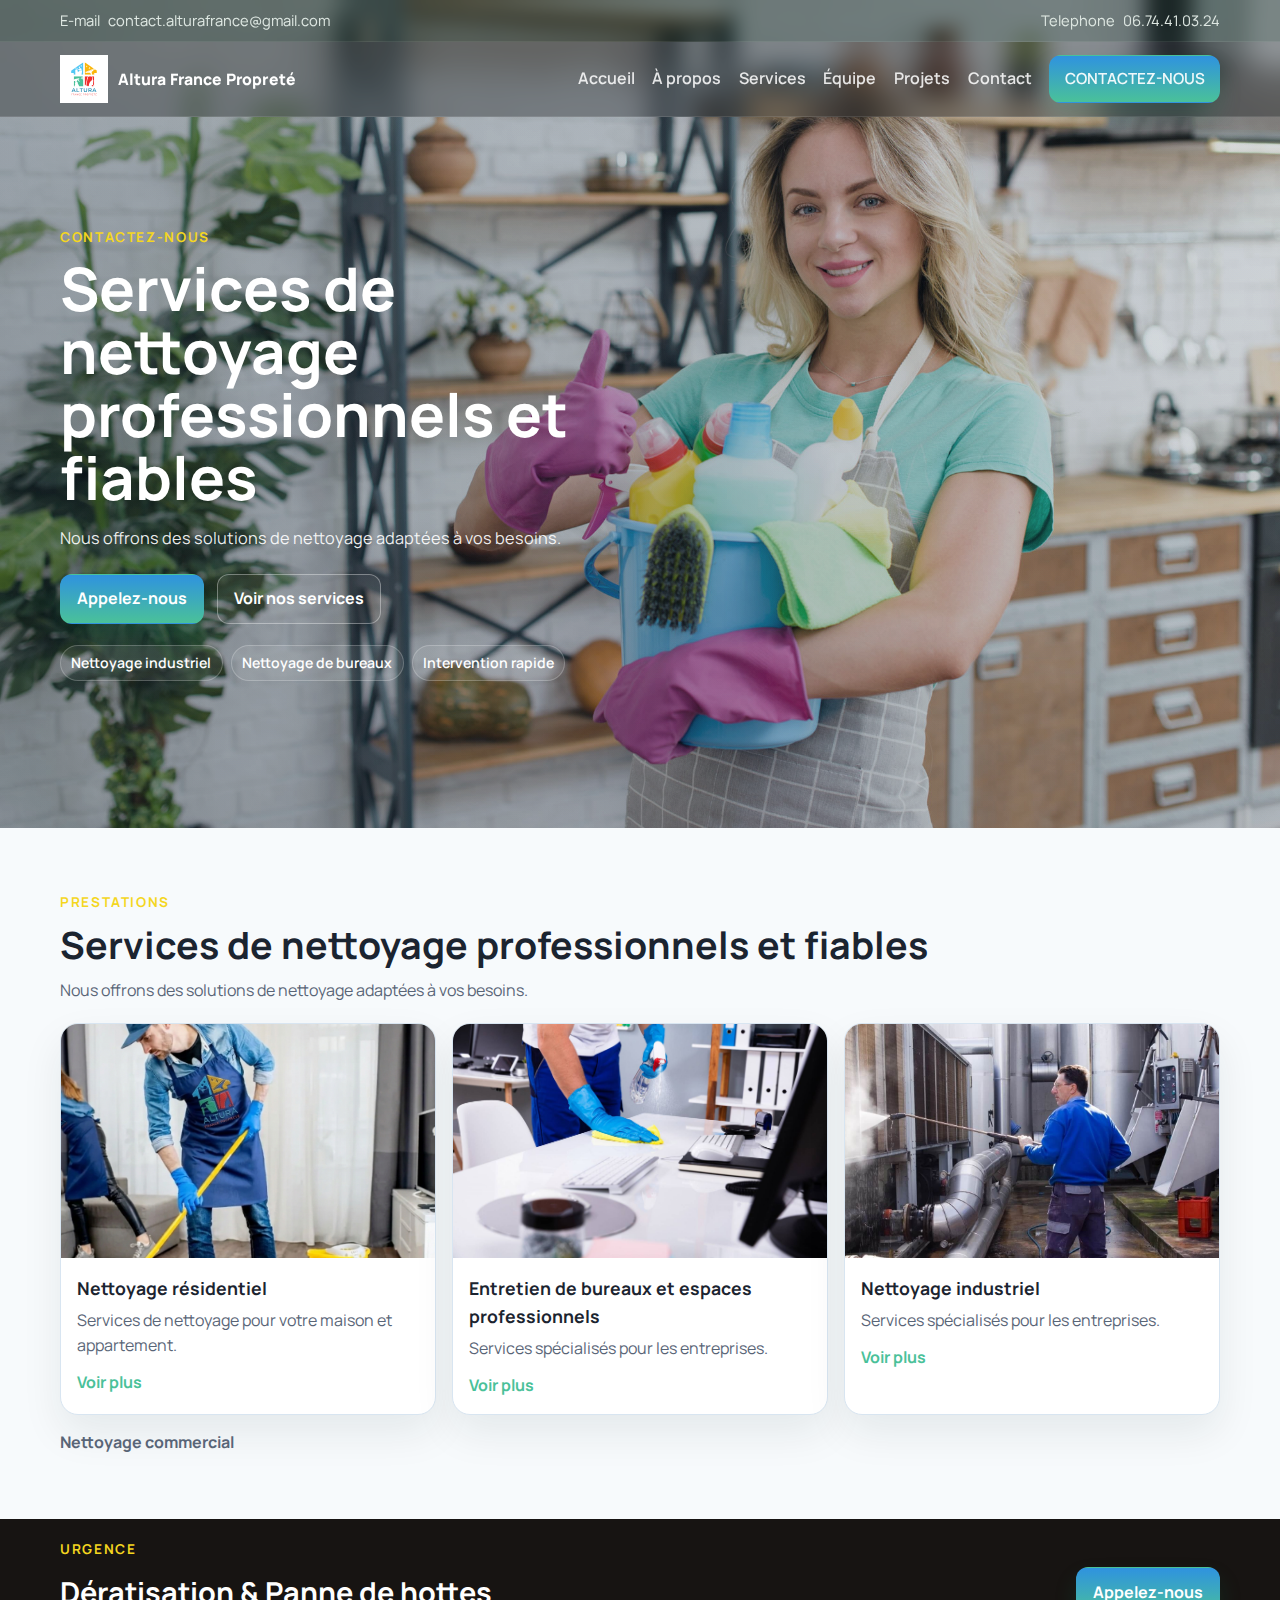
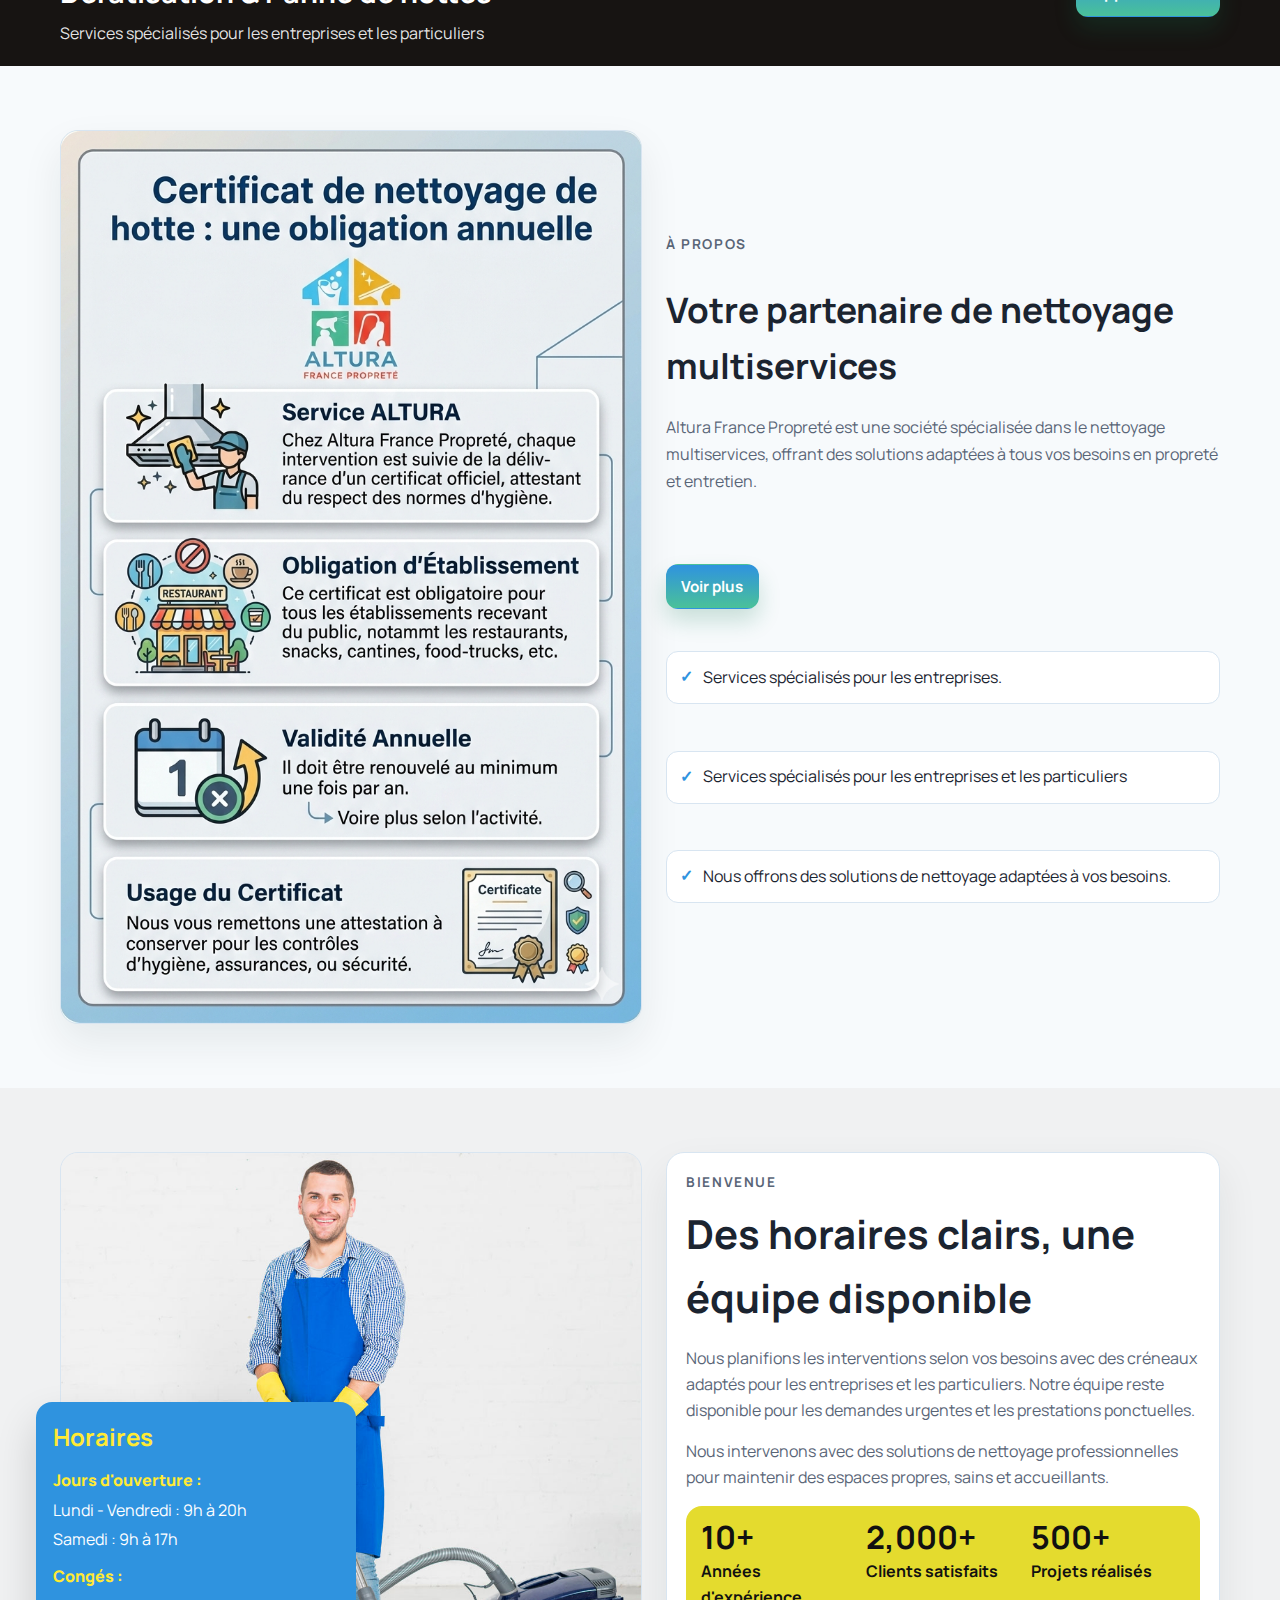
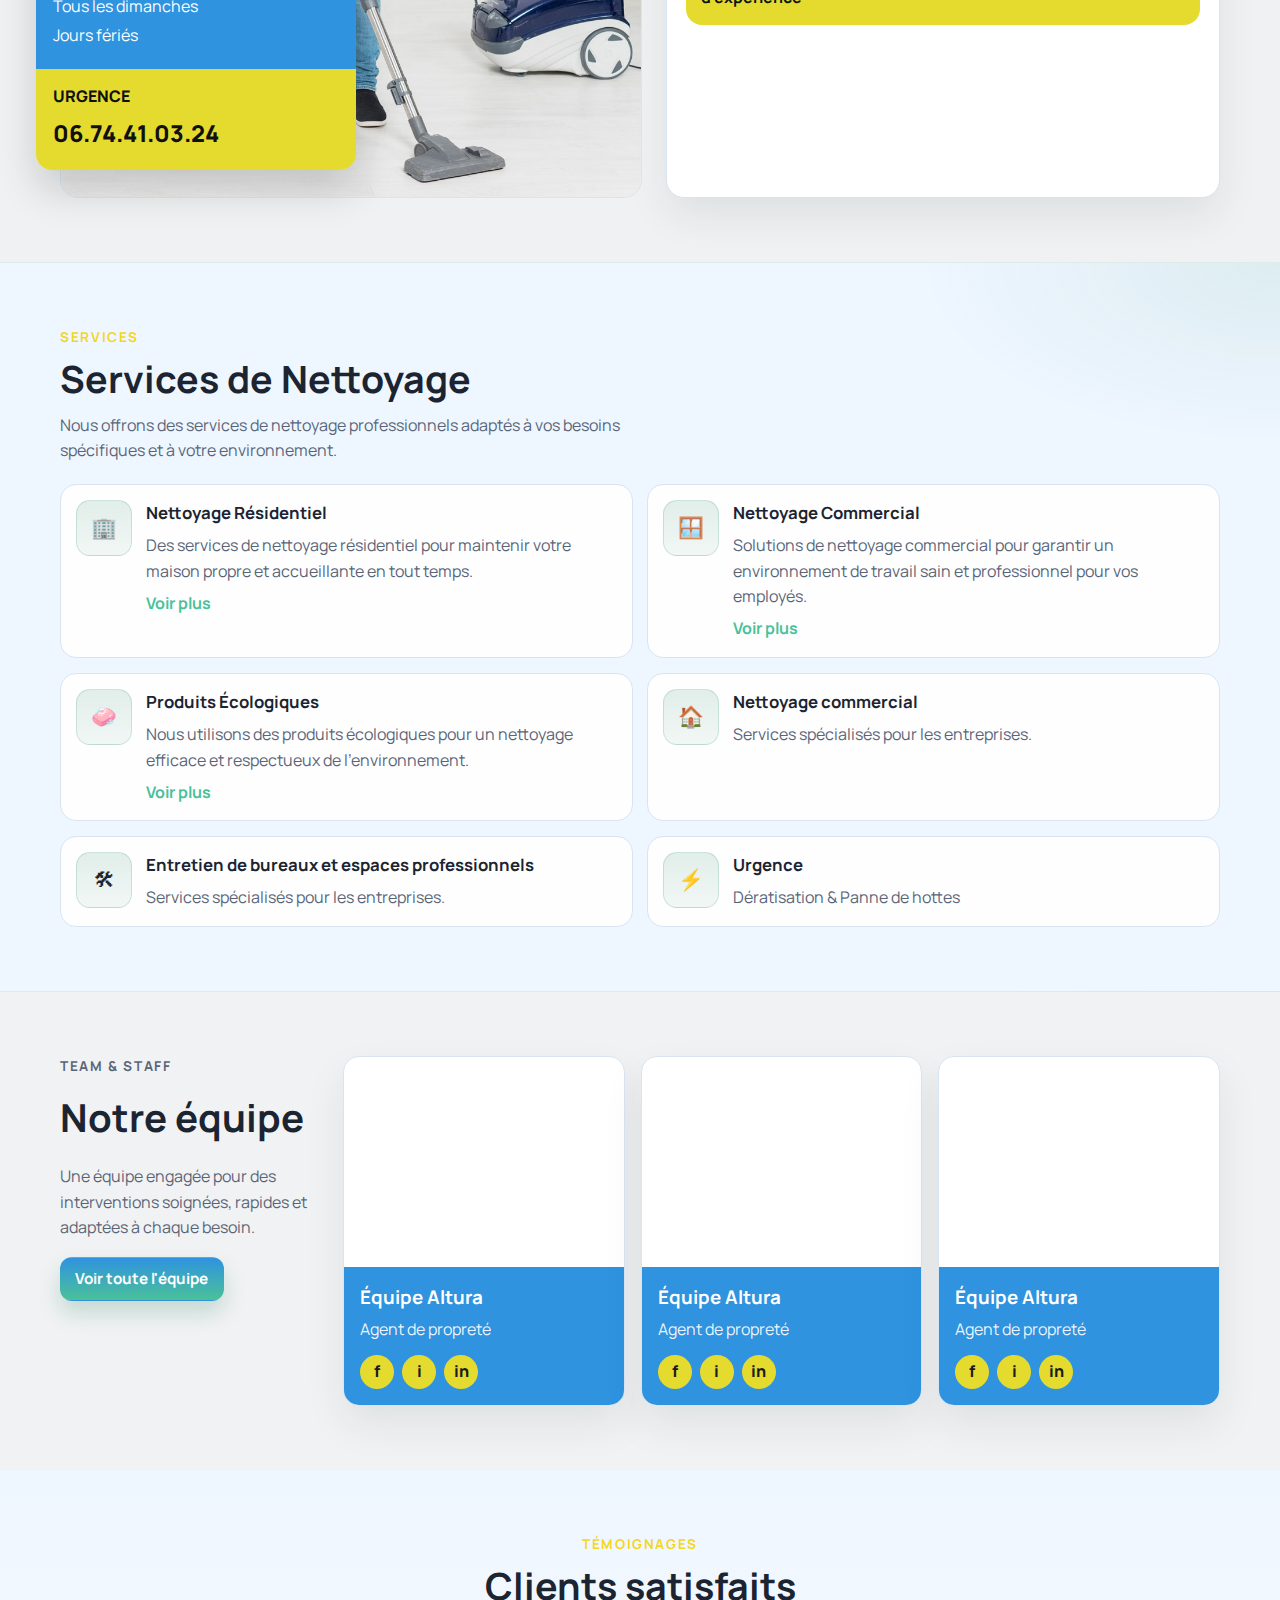
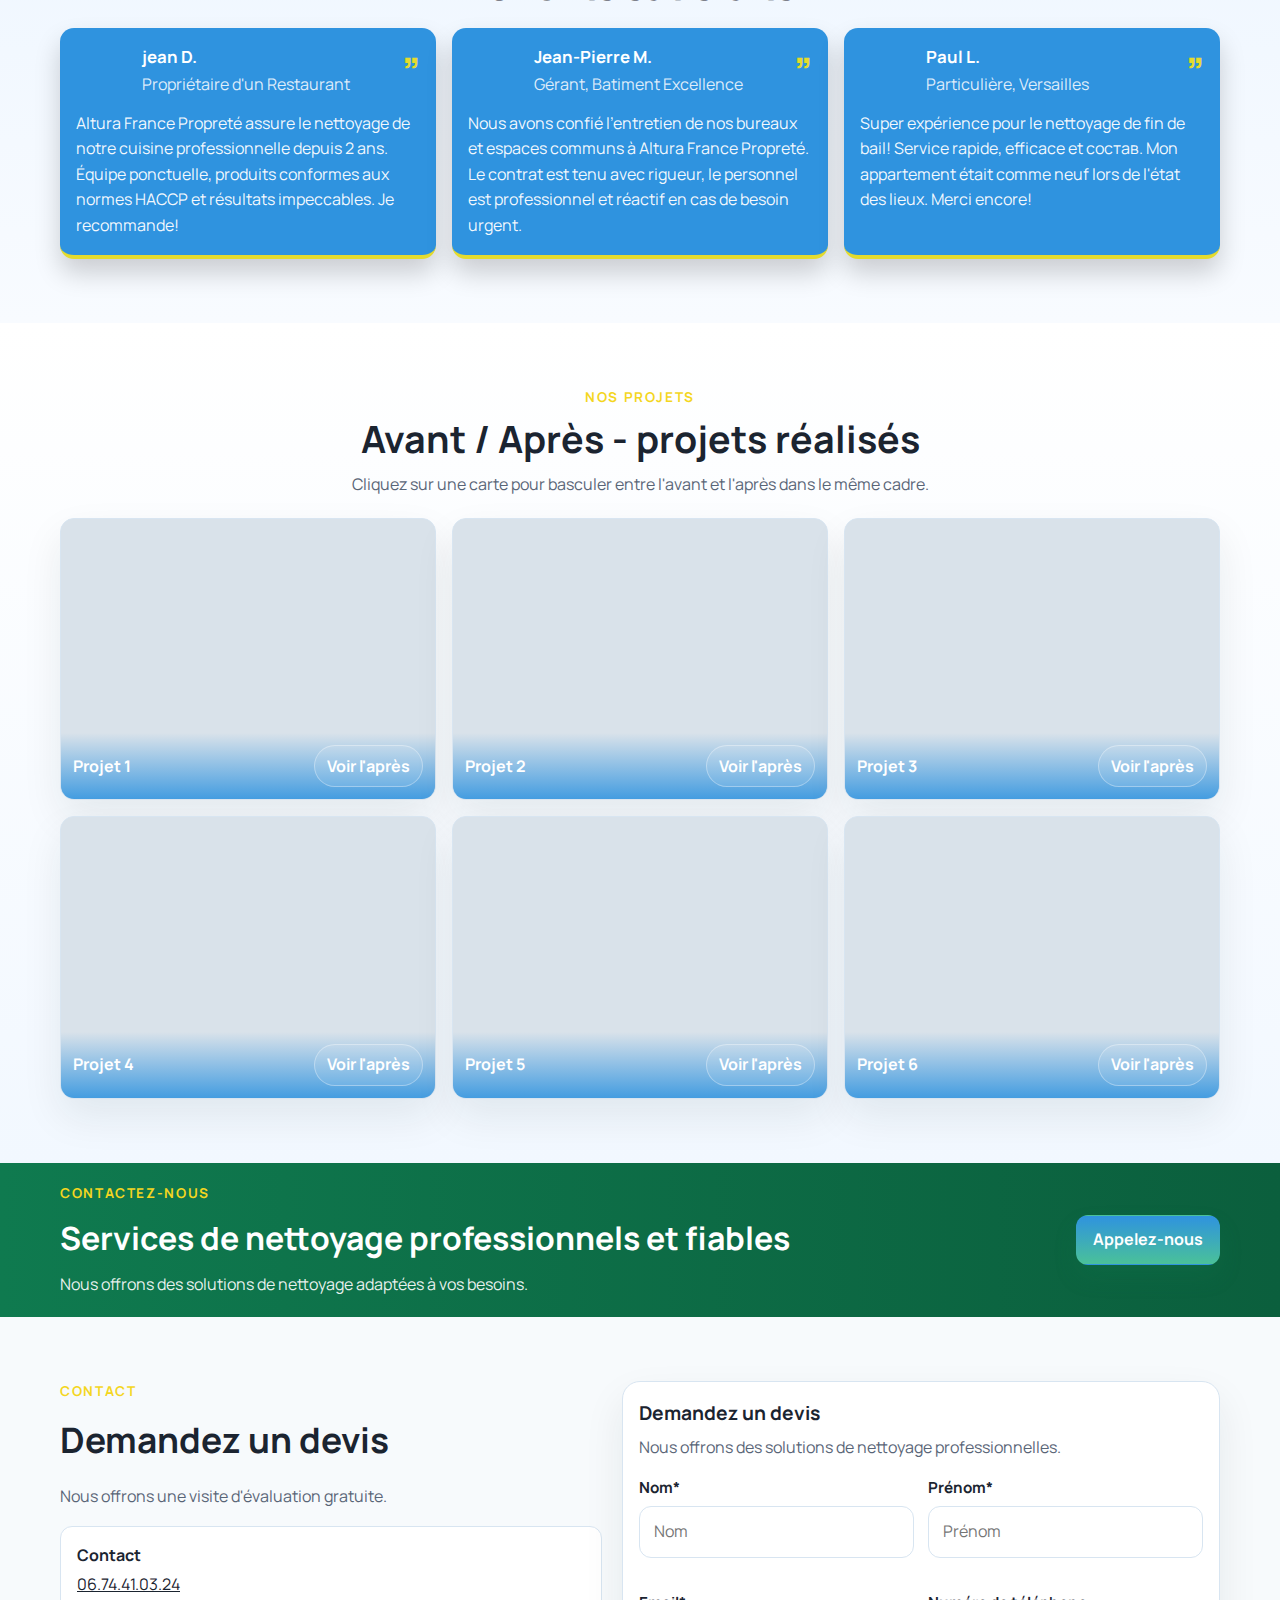
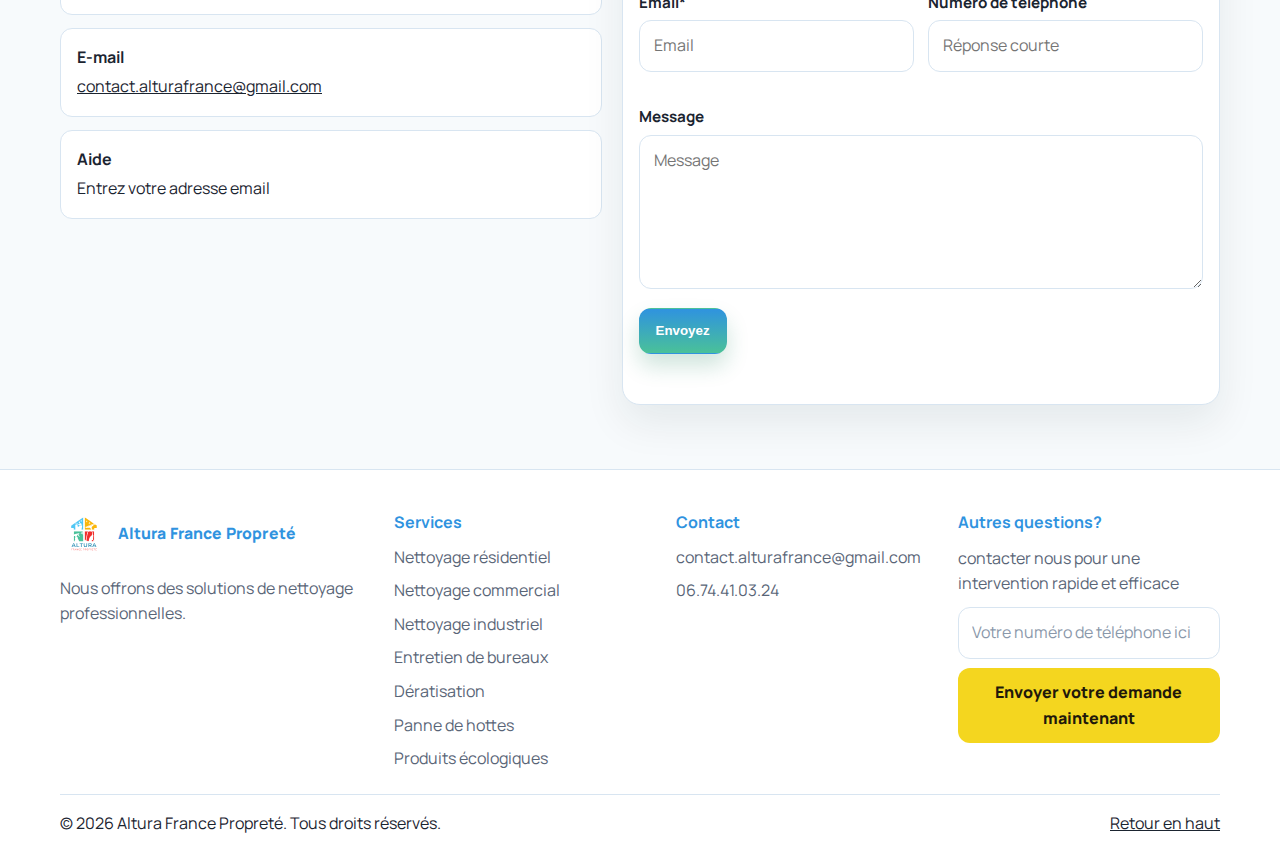
<file: index.html>
﻿<!DOCTYPE html>
<html lang="fr">
<head>
  <meta charset="utf-8">
  <meta name="viewport" content="width=device-width, initial-scale=1">
  <title>Altura France Propreté | Services de nettoyage professionnels et fiables</title>
  <meta name="description" content="Nous offrons des solutions de nettoyage adaptées à vos besoins pour les entreprises et les particuliers.">
  <meta name="robots" content="index,follow">
  <meta property="og:type" content="website">
  <meta property="og:locale" content="fr_FR">
  <meta property="og:title" content="Altura France Propreté | Services de nettoyage professionnels et fiables">
  <meta property="og:description" content="Nous offrons des solutions de nettoyage adaptées à vos besoins.">
  <meta property="og:url" content="https://www.votre-domaine.fr/">
  <meta property="og:image" content="images/og-altura-france-proprete.jpg">
  <meta name="twitter:card" content="summary_large_image">
  <link rel="preconnect" href="https://fonts.googleapis.com">
  <link rel="preconnect" href="https://fonts.gstatic.com" crossorigin>
  <link href="https://fonts.googleapis.com/css2?family=Manrope:wght@400;500;600;700;800&display=swap" rel="stylesheet">
  <link rel="stylesheet" href="css/style.css">
</head>
<body>
  <a class="skip-link" href="#contenu">Aller au contenu</a>

  <header class="site-header" id="top">
    <div class="topbar">
      <div class="container topbar__inner">
        <p class="topbar__item">
          <span aria-hidden="true">E-mail</span>
          <a href="mailto:contact.alturafrance@gmail.com">contact.alturafrance@gmail.com</a>
        </p>
        <p class="topbar__item">
          <span aria-hidden="true">Telephone</span>
          <a href="tel:+33674410324">06.74.41.03.24</a>
        </p>
      </div>
    </div>

    <div class="nav-shell">
      <div class="container nav-shell__inner">
        <a class="brand" href="#top" aria-label="Accueil Altura France Propreté">
          <img src="images/logo-altura-france-proprete.svg" alt="altura france proprete logo" width="174" height="48">
          <span class="brand__fallback">Altura France Propreté</span>
        </a>

        <button class="nav-toggle" type="button" aria-expanded="false" aria-controls="site-nav" aria-label="Ouvrir le menu">
          <span></span>
          <span></span>
          <span></span>
        </button>

        <nav class="site-nav" id="site-nav" aria-label="Navigation principale">
          <ul class="site-nav__list">
            <li><a href="#hero">Accueil</a></li>
            <li><a href="about.html">À propos</a></li>
            <li><a href="services.html">Services</a></li>
            <li><a href="#equipe">Équipe</a></li>
            <li><a href="projects.html">Projets</a></li>
            <li><a href="#contact">Contact</a></li>
            <li><a class="btn btn--sm" href="#devis">CONTACTEZ-NOUS</a></li>
          </ul>
        </nav>
      </div>
    </div>
  </header>

  <main id="contenu">
    <section class="hero" id="hero" aria-labelledby="hero-title">
      <div class="hero__media" role="img" aria-label="Equipe de nettoyage en intervention"></div>
      <div class="hero__overlay"></div>
      <div class="container hero__content">
        <p class="eyebrow">CONTACTEZ-NOUS</p>
        <h1 id="hero-title">Services de nettoyage professionnels et fiables</h1>
        <p class="hero__lead">
          Nous offrons des solutions de nettoyage adaptées à vos besoins.
        </p>
        <div class="hero__actions">
          <a class="btn" href="tel:+33674410324">Appelez-nous</a>
          <a class="btn btn--ghost" href="services.html">Voir nos services</a>
        </div>
        <ul class="hero__badges" aria-label="Points clés">
          <li>Nettoyage industriel</li>
          <li>Nettoyage de bureaux</li>
          <li>Intervention rapide</li>
        </ul>
      </div>
    </section>

    <section class="service-shortcuts" aria-labelledby="service-shortcuts-title">
      <div class="container">
        <div class="section-head">
          <p class="eyebrow">Prestations</p>
          <h2 id="service-shortcuts-title">Services de nettoyage professionnels et fiables</h2>
          <p class="section-head__copy">
            Nous offrons des solutions de nettoyage adaptées à vos besoins.
          </p>
        </div>
        <div class="cards-grid">
          <article class="card">
            <img src="images/netres.png" alt="Nettoyage residentiel" loading="lazy">
            <div class="card__body">
              <h3>Nettoyage résidentiel</h3>
              <p>Services de nettoyage pour votre maison et appartement.</p>
              <a href="service-nettoyage-residentiel.html">Voir plus</a>
            </div>
          </article>
          <article class="card">
            <img src="images/netbur.jpeg" alt="Entretien de bureaux et espaces professionnels" loading="lazy">
            <div class="card__body">
              <h3>Entretien de bureaux et espaces professionnels</h3>
              <p>Services spécialisés pour les entreprises.</p>
              <a href="service-bureaux.html">Voir plus</a>
            </div>
          </article>
          <article class="card">
            <img src="images/netindus.jpg" alt="Nettoyage industriel" loading="lazy">
            <div class="card__body">
              <h3>Nettoyage industriel</h3>
              <p>Services spécialisés pour les entreprises.</p>
              <a href="service-nettoyage-industriel.html">Voir plus</a>
            </div>
          </article>
        </div>
        <p class="section-head__copy service-note">Nettoyage commercial</p>
      </div>
    </section>

    <section class="urgency-strip" aria-labelledby="urgence-title">
      <div class="container urgency-strip__inner">
        <div>
          <p class="eyebrow">Urgence</p>
          <h2 id="urgence-title">Dératisation &amp; Panne de hottes</h2>
          <p>Services spécialisés pour les entreprises et les particuliers</p>
        </div>
        <a class="btn" href="tel:+33674410324">Appelez-nous</a>
      </div>
    </section>

    <section class="about" id="apropos" aria-labelledby="apropos-title">
      <div class="container about__grid">
<div class="about__media">
          <img src="images/certif.png" alt="Equipe Altura France Proprete" loading="lazy">
        </div>
        <div class="about__content">
          <p class="eyebrow">À propos</p> <br>
          <h2 id="apropos-title">Votre partenaire de nettoyage multiservices</h2>
          <p>Altura France Propreté est une société spécialisée dans le nettoyage multiservices, offrant des solutions adaptées à tous vos besoins en propreté et entretien.</p> <br>
          <p><a class="btn btn--sm" href="about.html">Voir plus</a></p><br>
          <ul class="check-list">
            <li>Services spécialisés pour les entreprises.</li> <br>
            <li>Services spécialisés pour les entreprises et les particuliers</li><br>
            <li>Nous offrons des solutions de nettoyage adaptées à vos besoins.</li><br>
          </ul>
        </div>
      </div>
    </section>

    <section class="hours-showcase" aria-labelledby="hours-title">
      <div class="container hours-showcase__grid">
        <div class="hours-showcase__visual">
          <img src="images/about.jpg" alt="Agent de nettoyage en intervention" loading="lazy">
          <aside class="hours-card" aria-label="Horaires d'ouverture">
            <div class="hours-card__top">
              <h2>Horaires</h2>
              <p class="hours-card__label">Jours d'ouverture :</p>
              <p>Lundi - Vendredi : 9h à 20h</p>
              <p>Samedi : 9h à 17h</p>
              <p class="hours-card__label">Congés :</p>
              <p>Tous les dimanches</p>
              <p>Jours fériés</p>
            </div>
            <div class="hours-card__bottom">
              <p>URGENCE</p>
              <a href="tel:+33674410324">06.74.41.03.24</a>
            </div>
          </aside>
        </div>

        <div class="hours-showcase__content">
          <p class="eyebrow">Bienvenue</p>
          <h2 id="hours-title">Des horaires clairs, une équipe disponible</h2>
          <p>
            Nous planifions les interventions selon vos besoins avec des créneaux adaptés pour les entreprises et les particuliers.
            Notre équipe reste disponible pour les demandes urgentes et les prestations ponctuelles.
          </p>
          <p>
            Nous intervenons avec des solutions de nettoyage professionnelles pour maintenir des espaces propres, sains et accueillants.
          </p>

          <div class="stats-strip" aria-label="Chiffres clés">
            <div class="stat-box">
              <strong>10+</strong>
              <span>Années d'expérience</span>
            </div>
            <div class="stat-box">
              <strong>2,000+</strong>
              <span>Clients satisfaits</span>
            </div>
            <div class="stat-box">
              <strong>500+</strong>
              <span>Projets réalisés</span>
            </div>
          </div>
        </div>
      </div>
    </section>

    <section class="services" id="services" aria-labelledby="services-title">
      <div class="container">
        <div class="section-head">
          <p class="eyebrow">Services</p>
          <h2 id="services-title">Services de Nettoyage</h2>
          <p class="section-head__copy">
            Nous offrons des services de nettoyage professionnels adaptés à vos besoins spécifiques et à votre environnement.
          </p>
        </div>

        <div class="service-list">
          <article class="service-item">
            <div class="service-item__icon" aria-hidden="true">🏢</div>
            <div>
              <h3>Nettoyage Résidentiel</h3>
              <p>Des services de nettoyage résidentiel pour maintenir votre maison propre et accueillante en tout temps.</p>
              <p><a href="service-nettoyage-residentiel.html">Voir plus</a></p>
            </div>
          </article>
          <article class="service-item">
            <div class="service-item__icon" aria-hidden="true">🪟</div>
            <div>
              <h3>Nettoyage Commercial</h3>
              <p>Solutions de nettoyage commercial pour garantir un environnement de travail sain et professionnel pour vos employés.</p>
              <p><a href="service-nettoyage-commercial.html">Voir plus</a></p>
            </div>
          </article>
          <article class="service-item">
            <div class="service-item__icon" aria-hidden="true">🧼</div>
            <div>
              <h3>Produits Écologiques</h3>
              <p>Nous utilisons des produits écologiques pour un nettoyage efficace et respectueux de l'environnement.</p>
              <p><a href="service-produits-ecologiques.html">Voir plus</a></p>
            </div>
          </article>
          <article class="service-item">
            <div class="service-item__icon" aria-hidden="true">🏠</div>
            <div>
              <h3>Nettoyage commercial</h3>
              <p>Services spécialisés pour les entreprises.</p>
            </div>
          </article>
          <article class="service-item">
            <div class="service-item__icon" aria-hidden="true">🛠</div>
            <div>
              <h3>Entretien de bureaux et espaces professionnels</h3>
              <p>Services spécialisés pour les entreprises.</p>
            </div>
          </article>
          <article class="service-item">
            <div class="service-item__icon" aria-hidden="true">⚡</div>
            <div>
              <h3>Urgence</h3>
              <p>Dératisation &amp; Panne de hottes</p>
            </div>
          </article>
        </div>
      </div>
    </section>

    <section class="team-section" id="equipe" aria-labelledby="team-title">
      <div class="container team-section__grid">
        <div class="team-intro">
          <p class="eyebrow">TEAM &amp; STAFF</p>
          <h2 id="team-title">Notre équipe</h2>
          <p>
            Une équipe engagée pour des interventions soignées, rapides et adaptées à chaque besoin.
          </p>
          <a class="btn btn--sm" href="#contact">Voir toute l'équipe</a>
        </div>

        <article class="team-card">
          <img src="images/staff-1.jpg" alt="Membre de l'équipe de nettoyage 1" loading="lazy">
          <div class="team-card__body">
            <h3>Équipe Altura</h3>
            <p>Agent de propreté</p>
            <div class="team-social" aria-label="Réseaux sociaux">
              <a href="#" aria-label="Facebook">f</a>
              <a href="#" aria-label="Instagram">i</a>
              <a href="#" aria-label="LinkedIn">in</a>
            </div>
          </div>
        </article>

        <article class="team-card">
          <img src="images/staff-2.jpg" alt="Membre de l'équipe de nettoyage 2" loading="lazy">
          <div class="team-card__body">
            <h3>Équipe Altura</h3>
            <p>Agent de propreté</p>
            <div class="team-social" aria-label="Réseaux sociaux">
              <a href="#" aria-label="Facebook">f</a>
              <a href="#" aria-label="Instagram">i</a>
              <a href="#" aria-label="LinkedIn">in</a>
            </div>
          </div>
        </article>

        <article class="team-card">
          <img src="images/staff-3.jpg" alt="Membre de l'équipe de nettoyage 3" loading="lazy">
          <div class="team-card__body">
            <h3>Équipe Altura</h3>
            <p>Agent de propreté</p>
            <div class="team-social" aria-label="Réseaux sociaux">
              <a href="#" aria-label="Facebook">f</a>
              <a href="#" aria-label="Instagram">i</a>
              <a href="#" aria-label="LinkedIn">in</a>
            </div>
          </div>
        </article>
      </div>
    </section>

    <section class="testimonials" id="avis" aria-labelledby="testimonials-title">
      <div class="container">
        <div class="section-head section-head--center">
          <p class="eyebrow">TÉMOIGNAGES</p>
          <h2 id="testimonials-title">Clients satisfaits</h2>
        </div>
<div class="testimonial-grid">
          <article class="testimonial-card">
            <div class="testimonial-card__head">
              <img src="images/person_1.jpg" alt="Marie D." loading="lazy">
              <div>
                <h3>jean D.</h3>
                <p>Propriétaire d'un Restaurant</p>
              </div>
              <span aria-hidden="true">”</span>
            </div>
            <p>Altura France Propreté assure le nettoyage de notre cuisine professionnelle depuis 2 ans. Équipe ponctuelle, produits conformes aux normes HACCP et résultats impeccables. Je recommande!</p>
          </article>
          <article class="testimonial-card">
            <div class="testimonial-card__head">
              <img src="images/person_2.jpg" alt="Jean-Pierre M." loading="lazy">
              <div>
                <h3>Jean-Pierre M.</h3>
                <p>Gérant, Batiment Excellence</p>
              </div>
              <span aria-hidden="true">”</span>
            </div>
            <p>Nous avons confié l'entretien de nos bureaux et espaces communs à Altura France Propreté. Le contrat est tenu avec rigueur, le personnel est professionnel et réactif en cas de besoin urgent.</p>
          </article>
          <article class="testimonial-card">
            <div class="testimonial-card__head">
              <img src="images/person_3.jpg" alt="Sophie L." loading="lazy">
              <div>
                <h3>Paul L.</h3>
                <p>Particulière, Versailles</p>
              </div>
              <span aria-hidden="true">”</span>
            </div>
            <p>Super expérience pour le nettoyage de fin de bail! Service rapide, efficace et состав. Mon appartement était comme neuf lors de l'état des lieux. Merci encore!</p>
          </article>
        </div>
      </div>
    </section>

    <section class="projects" id="projets" aria-labelledby="projects-title">
      <div class="container">
        <div class="section-head section-head--center">
          <p class="eyebrow">NOS PROJETS</p>
          <h2 id="projects-title">Avant / Après - projets réalisés</h2>
          <p class="section-head__copy">
            Cliquez sur une carte pour basculer entre l'avant et l'après dans le même cadre.
          </p>
        </div>

        <div class="project-grid">
          <article class="project-card" data-before="images/cuisine_sale.jpg" data-after="images/cuisine_propre.png">
            <img src="images/cuisine_sale.jpg" alt="Projet 1 avant nettoyage" loading="lazy">
            <div class="project-card__overlay">
              <p>Projet 1</p>
              <button type="button" class="project-toggle" aria-pressed="false">Voir l'après</button>
            </div>
          </article>

          <article class="project-card" data-before="images/cuisines2.jpg" data-after="images/cuisinep2.webp">
            <img src="images/cuisines2.jpg" alt="Projet 2 avant nettoyage" loading="lazy">
            <div class="project-card__overlay">
              <p>Projet 2</p>
              <button type="button" class="project-toggle" aria-pressed="false">Voir l'après</button>
            </div>
          </article>

<article class="project-card" data-before="images/moteurs.jpg" data-after="images/moteurp.webp">
            <img src="images/moteurs.jpg" alt="Projet 3 avant nettoyage" loading="lazy">
            <div class="project-card__overlay">
              <p>Projet 3</p>
              <button type="button" class="project-toggle" aria-pressed="false">Voir l'après</button>
            </div>
          </article>

          <article class="project-card" data-before="images/aparts.jpg" data-after="images/appartp.jpg">
            <img src="images/aparts.jpg" alt="Projet 4 avant nettoyage" loading="lazy">
            <div class="project-card__overlay">
              <p>Projet 4</p>
              <button type="button" class="project-toggle" aria-pressed="false">Voir l'après</button>
            </div>
          </article>

<article class="project-card" data-before="images/s1.jpg" data-after="images/p1.jpg">
            <img src="images/s1.jpg" alt="Projet 5 avant nettoyage" loading="lazy">
            <div class="project-card__overlay">
              <p>Projet 5</p>
              <button type="button" class="project-toggle" aria-pressed="false">Voir l'après</button>
            </div>
          </article>

<article class="project-card" data-before="images/s2.png" data-after="images/p2.jpg">
            <img src="images/s2.png" alt="Projet 6 avant nettoyage" loading="lazy">
            <div class="project-card__overlay">
              <p>Projet 6</p>
              <button type="button" class="project-toggle" aria-pressed="false">Voir l'après</button>
            </div>
          </article>
        </div>
      </div>
    </section>

    <section class="cta-band" aria-labelledby="cta-title">
      <div class="container cta-band__inner">
        <div>
          <p class="eyebrow">CONTACTEZ-NOUS</p>
          <h2 id="cta-title">Services de nettoyage professionnels et fiables</h2>
          <p>Nous offrons des solutions de nettoyage adaptées à vos besoins.</p>
        </div>
        <a class="btn" href="tel:+33674410324">Appelez-nous</a>
      </div>
    </section>

    <section class="contact" id="contact" aria-labelledby="contact-title">
      <div class="container contact__grid">
        <div class="contact__content">
          <p class="eyebrow">Contact</p>
          <h2 id="contact-title">Demandez un devis</h2>
          <p>Nous offrons une visite d'évaluation gratuite.</p>

          <div class="contact-cards">
            <article class="contact-card">
              <h3>Contact</h3>
              <p><a href="tel:+33674410324">06.74.41.03.24</a></p>
            </article>
            <article class="contact-card">
              <h3>E-mail</h3>
              <p><a href="mailto:contact.alturafrance@gmail.com">contact.alturafrance@gmail.com</a></p>
            </article>
            <article class="contact-card">
              <h3>Aide</h3>
              <p>Entrez votre adresse email</p>
            </article>
          </div>
        </div>

        <form class="quote-form" id="devis" novalidate aria-label="Formulaire de demande de devis">
          <h3>Demandez un devis</h3>
          <p class="quote-form__intro">Nous offrons des solutions de nettoyage professionnelles.</p>

          <div class="field-grid">
            <div class="field">
              <label for="nom">Nom*</label>
              <input id="nom" name="nom" type="text" autocomplete="family-name" required placeholder="Nom">
              <small class="field__error" aria-live="polite"></small>
            </div>
            <div class="field">
              <label for="prenom">Prénom*</label>
              <input id="prenom" name="prenom" type="text" autocomplete="given-name" required placeholder="Prénom">
              <small class="field__error" aria-live="polite"></small>
            </div>
            <div class="field">
              <label for="email">Email*</label>
              <input id="email" name="email" type="email" autocomplete="email" required placeholder="Email">
              <small class="field__error" aria-live="polite"></small>
            </div>
            <div class="field">
              <label for="telephone">Numéro de téléphone</label>
              <input id="telephone" name="telephone" type="tel" autocomplete="tel" required pattern="[0-9 +().-]{8,}" placeholder="Réponse courte">
              <small class="field__error" aria-live="polite"></small>
            </div>
            <div class="field field--full">
<label for="message">Message</label>
<textarea id="message" name="message" rows="5" placeholder="Message"></textarea>
              <small class="field__error" aria-live="polite"></small>
            </div>
          </div>

          <button class="btn" type="submit">Envoyez</button>
          <p class="form-status" id="form-status" role="status" aria-live="polite"></p>
        </form>
      </div>
    </section>
  </main>

  <footer class="site-footer">
    <div class="container footer__grid">
      <div>
        <a class="brand brand--footer" href="#top">
          <img src="images/logo-altura-france-proprete-blanc.svg" alt="altura france proprete logo" width="174" height="48">
          <span class="brand__fallback">Altura France Propreté</span>
        </a>
        <p>Nous offrons des solutions de nettoyage professionnelles.</p>
      </div>

      <div>
        <h2>Services</h2>
        <ul class="footer-links">
          <li><a href="service-nettoyage-residentiel.html">Nettoyage résidentiel</a></li>
          <li><a href="service-nettoyage-commercial.html">Nettoyage commercial</a></li>
          <li><a href="service-nettoyage-industriel.html">Nettoyage industriel</a></li>
          <li><a href="service-bureaux.html">Entretien de bureaux</a></li>
          <li><a href="service-deratisation.html">Dératisation</a></li>
          <li><a href="service-panne-hottes.html">Panne de hottes</a></li>
          <li><a href="service-produits-ecologiques.html">Produits écologiques</a></li>
        </ul>
      </div>

      <div>
        <h2>Contact</h2>
        <ul class="footer-links">
          <li><a href="mailto:contact.alturafrance@gmail.com">contact.alturafrance@gmail.com</a></li>
          <li><a href="tel:+33674410324">06.74.41.03.24</a></li>
        </ul>
      </div>

      <div>
        <h2>Autres questions?</h2>
        <p>contacter nous pour une intervention rapide et efficace</p>
<form class="newsletter-form" action="#" method="post" novalidate>
          <label class="sr-only" for="newsletter-tel">Entrez votre numéro de téléphone</label>
          <input id="newsletter-tel" type="tel" name="newsletter-tel" placeholder="Votre numéro de téléphone ici">
          <button type="submit">Envoyer votre demande maintenant</button>
        </form>
      </div>
    </div>

    <div class="container footer__bottom">
      <p>© <span id="year"></span> Altura France Propreté. Tous droits réservés.</p>
      <a href="#top">Retour en haut</a>
    </div>
  </footer>

  <script src="js/main.js"></script>
</body>
</html>
</file>
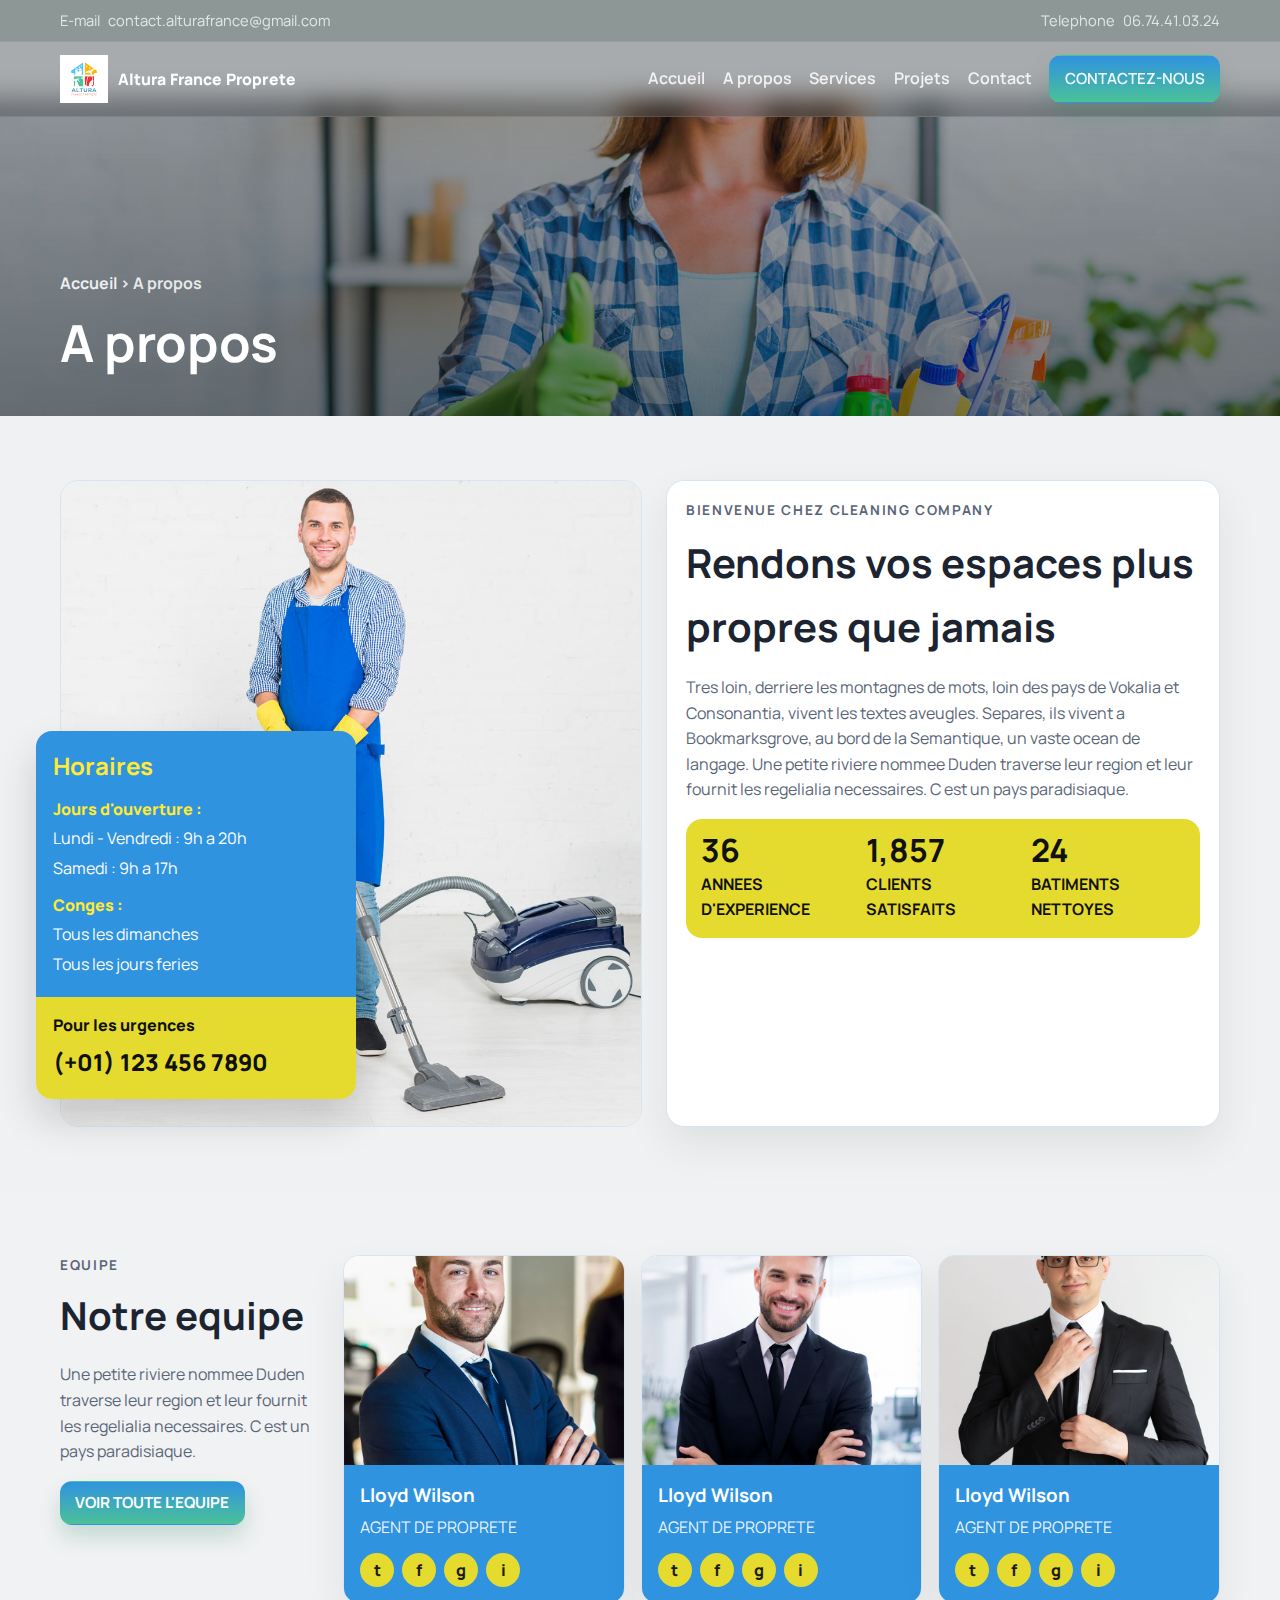
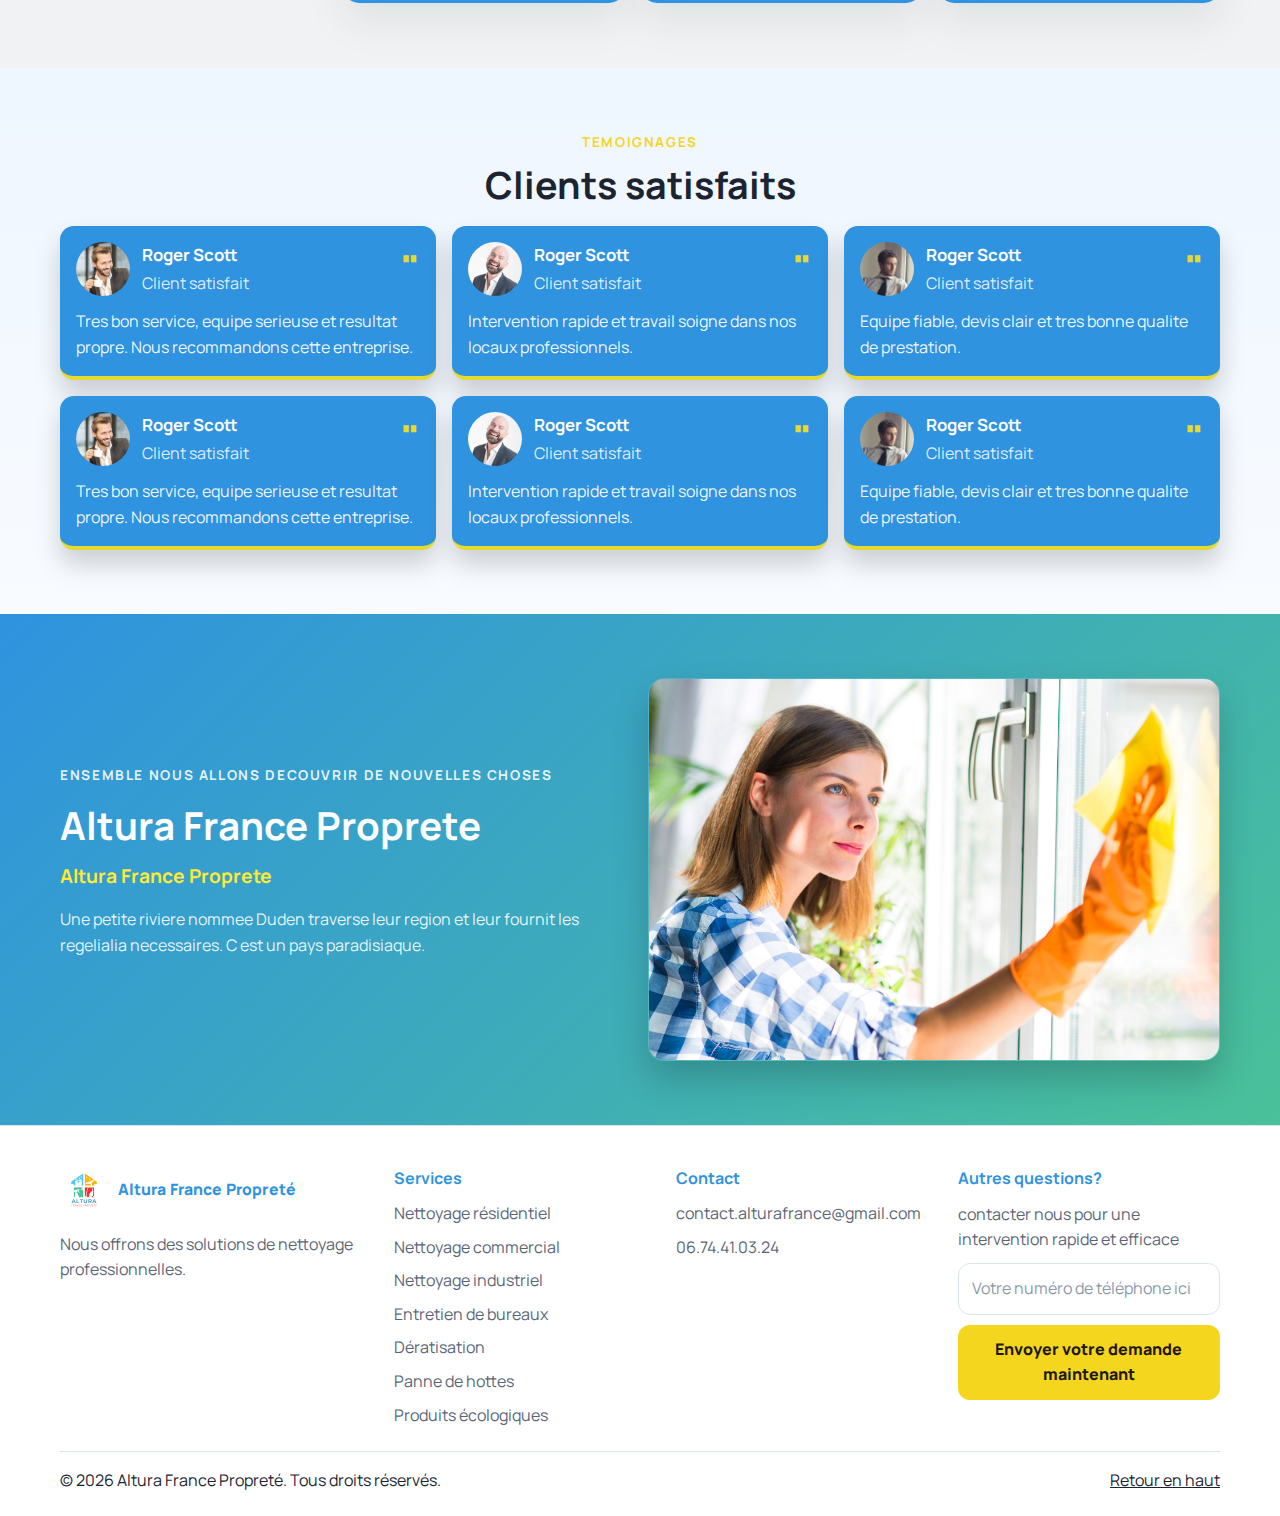
<file: about.html>
<!DOCTYPE html>
<html lang="fr">
<head>
  <meta charset="utf-8">
  <meta name="viewport" content="width=device-width, initial-scale=1">
  <title>A propos | Altura France Proprete</title>
  <meta name="description" content="A propos - Altura France Proprete">
  <link rel="preconnect" href="https://fonts.googleapis.com">
  <link rel="preconnect" href="https://fonts.gstatic.com" crossorigin>
  <link href="https://fonts.googleapis.com/css2?family=Manrope:wght@400;500;600;700;800&display=swap" rel="stylesheet">
  <link rel="stylesheet" href="css/style.css">
</head>
<body>
<header class="site-header" id="top">
    <div class="topbar">
      <div class="container topbar__inner">
        <p class="topbar__item">
          <span aria-hidden="true">E-mail</span>
          <a href="mailto:contact.alturafrance@gmail.com">contact.alturafrance@gmail.com</a>
        </p>
        <p class="topbar__item">
          <span aria-hidden="true">Telephone</span>
          <a href="tel:+33674410324">06.74.41.03.24</a>
        </p>
      </div>
    </div>

    <div class="nav-shell">
      <div class="container nav-shell__inner">
        <a class="brand" href="index.html" aria-label="Accueil Altura France Proprete">
          <img src="images/logo-altura-france-proprete.svg" alt="altura france proprete logo" width="174" height="48">
          <span class="brand__fallback">Altura France Proprete</span>
        </a>

        <button class="nav-toggle" type="button" aria-expanded="false" aria-controls="site-nav" aria-label="Ouvrir le menu">
          <span></span>
          <span></span>
          <span></span>
        </button>

        <nav class="site-nav" id="site-nav" aria-label="Navigation principale">
          <ul class="site-nav__list">
            <li><a href="index.html">Accueil</a></li>
            <li><a href="about.html" aria-current="page">A propos</a></li>
            <li><a href="services.html">Services</a></li>
            <li><a href="projects.html">Projets</a></li>
            <li><a href="contact.html">Contact</a></li>
            <li><a class="btn btn--sm" href="contact.html#devis">CONTACTEZ-NOUS</a></li>
          </ul>
        </nav>
      </div>
    </div>
  </header>

  <main id="contenu" style="margin-top: 100px;">
    <section class="page-hero" aria-labelledby="page-title">
      <div class="page-hero__media"></div>
      <div class="container page-hero__content">
        <p class="breadcrumbs">
          <a href="index.html">Accueil</a>
          <span> › </span>
          <span>A propos</span>
        </p>
        <h1 id="page-title">A propos</h1>
      </div>
    </section>

    <section class="hours-showcase" aria-labelledby="about-hours-title">
      <div class="container hours-showcase__grid">
        <div class="hours-showcase__visual">
          <img src="images/about.jpg" alt="Horaires" loading="lazy">
          <aside class="hours-card" aria-label="Horaires">
            <div class="hours-card__top">
              <h2>Horaires</h2>
              <p class="hours-card__label">Jours d'ouverture :</p>
              <p>Lundi - Vendredi : 9h a 20h</p>
              <p>Samedi : 9h a 17h</p>
              <p class="hours-card__label">Conges :</p>
              <p>Tous les dimanches</p>
              <p>Tous les jours feries</p>
            </div>
            <div class="hours-card__bottom">
              <p>Pour les urgences</p>
              <a href="tel:+011234567890">(+01) 123 456 7890</a>
            </div>
          </aside>
        </div>

        <div class="hours-showcase__content">
          <p class="eyebrow">Bienvenue chez Cleaning Company</p>
          <h2 id="about-hours-title">Rendons vos espaces plus propres que jamais</h2>
          <p>
            Tres loin, derriere les montagnes de mots, loin des pays de Vokalia et Consonantia,
            vivent les textes aveugles. Separes, ils vivent a Bookmarksgrove, au bord de la Semantique,
            un vaste ocean de langage. Une petite riviere nommee Duden traverse leur region et leur fournit
            les regelialia necessaires. C est un pays paradisiaque.
          </p>

          <div class="stats-strip" aria-label="Chiffres cles">
            <div class="stat-box">
              <strong>45</strong>
              <span>ANNEES D'EXPERIENCE</span>
            </div>
            <div class="stat-box">
              <strong>2,342</strong>
              <span>CLIENTS SATISFAITS</span>
            </div>
            <div class="stat-box">
              <strong>30</strong>
              <span>BATIMENTS NETTOYES</span>
            </div>
          </div>
        </div>
      </div>
    </section>

    <section class="team-section" id="equipe" aria-labelledby="team-title">
      <div class="container team-section__grid">
        <div class="team-intro">
          <p class="eyebrow">EQUIPE</p>
          <h2 id="team-title">Notre equipe</h2>
          <p>
            Une petite riviere nommee Duden traverse leur region et leur fournit les regelialia necessaires.
            C est un pays paradisiaque.
          </p>
          <a class="btn btn--sm" href="#">VOIR TOUTE L'EQUIPE</a>
        </div>

        <article class="team-card">
          <img src="images/staff-1.jpg" alt="Lloyd Wilson" loading="lazy">
          <div class="team-card__body">
            <h3>Lloyd Wilson</h3>
            <p>AGENT DE PROPRETE</p>
            <div class="team-social" aria-label="Réseaux sociaux">
              <a href="#" aria-label="Twitter">t</a>
              <a href="#" aria-label="Facebook">f</a>
              <a href="#" aria-label="Google">g</a>
              <a href="#" aria-label="Instagram">i</a>
            </div>
          </div>
        </article>

        <article class="team-card">
          <img src="images/staff-2.jpg" alt="Lloyd Wilson" loading="lazy">
          <div class="team-card__body">
            <h3>Lloyd Wilson</h3>
            <p>AGENT DE PROPRETE</p>
            <div class="team-social" aria-label="Réseaux sociaux">
              <a href="#" aria-label="Twitter">t</a>
              <a href="#" aria-label="Facebook">f</a>
              <a href="#" aria-label="Google">g</a>
              <a href="#" aria-label="Instagram">i</a>
            </div>
          </div>
        </article>

        <article class="team-card">
          <img src="images/staff-3.jpg" alt="Lloyd Wilson" loading="lazy">
          <div class="team-card__body">
            <h3>Lloyd Wilson</h3>
            <p>AGENT DE PROPRETE</p>
            <div class="team-social" aria-label="Réseaux sociaux">
              <a href="#" aria-label="Twitter">t</a>
              <a href="#" aria-label="Facebook">f</a>
              <a href="#" aria-label="Google">g</a>
              <a href="#" aria-label="Instagram">i</a>
            </div>
          </div>
        </article>
      </div>
    </section>

    <section class="testimonials" id="avis" aria-labelledby="testimonials-title">
      <div class="container">
        <div class="section-head section-head--center">
          <p class="eyebrow">TEMOIGNAGES</p>
          <h2 id="testimonials-title">Clients satisfaits</h2>
        </div>
        <div class="testimonial-marquee" aria-label="Defilement de temoignages">
          <div class="testimonial-grid testimonial-grid--ticker">
            <article class="testimonial-card">
              <div class="testimonial-card__head">
                <img src="images/person_1.jpg" alt="Roger Scott" loading="lazy">
                <div>
                  <h3>Roger Scott</h3>
                  <p>Client satisfait</p>
                </div>
                <span aria-hidden="true">"</span>
              </div>
              <p>Tres bon service, equipe serieuse et resultat propre. Nous recommandons cette entreprise.</p>
            </article>

            <article class="testimonial-card">
              <div class="testimonial-card__head">
                <img src="images/person_2.jpg" alt="Roger Scott" loading="lazy">
                <div>
                  <h3>Roger Scott</h3>
                  <p>Client satisfait</p>
                </div>
                <span aria-hidden="true">"</span>
              </div>
              <p>Intervention rapide et travail soigne dans nos locaux professionnels.</p>
            </article>

            <article class="testimonial-card">
              <div class="testimonial-card__head">
                <img src="images/person_4.jpg" alt="Roger Scott" loading="lazy">
                <div>
                  <h3>Roger Scott</h3>
                  <p>Client satisfait</p>
                </div>
                <span aria-hidden="true">"</span>
              </div>
              <p>Equipe fiable, devis clair et tres bonne qualite de prestation.</p>
            </article>

            <article class="testimonial-card" aria-hidden="true">
              <div class="testimonial-card__head">
                <img src="images/person_1.jpg" alt="" loading="lazy">
                <div>
                  <h3>Roger Scott</h3>
                  <p>Client satisfait</p>
                </div>
                <span aria-hidden="true">"</span>
              </div>
              <p>Tres bon service, equipe serieuse et resultat propre. Nous recommandons cette entreprise.</p>
            </article>

            <article class="testimonial-card" aria-hidden="true">
              <div class="testimonial-card__head">
                <img src="images/person_2.jpg" alt="" loading="lazy">
                <div>
                  <h3>Roger Scott</h3>
                  <p>Client satisfait</p>
                </div>
                <span aria-hidden="true">"</span>
              </div>
              <p>Intervention rapide et travail soigne dans nos locaux professionnels.</p>
            </article>

            <article class="testimonial-card" aria-hidden="true">
              <div class="testimonial-card__head">
                <img src="images/person_4.jpg" alt="" loading="lazy">
                <div>
                  <h3>Roger Scott</h3>
                  <p>Client satisfait</p>
                </div>
                <span aria-hidden="true">"</span>
              </div>
              <p>Equipe fiable, devis clair et tres bonne qualite de prestation.</p>
            </article>
          </div>
        </div>
      </div>
    </section>

    <section class="explore-band" aria-labelledby="explore-title">
      <div class="container explore-band__grid">
        <div>
          <p class="eyebrow">Ensemble nous allons decouvrir de nouvelles choses</p>
          <h2 id="explore-title">Altura France Proprete</h2>
          <h3>Altura France Proprete</h3>
          <p>Une petite riviere nommee Duden traverse leur region et leur fournit les regelialia necessaires. C est un pays paradisiaque.</p>
        </div>
        <div class="explore-band__media">
          <img src="images/bg_3.jpg" alt="Altura France Proprete" loading="lazy">
        </div>
      </div>
    </section>

  </main>
  <footer class="site-footer">
    <div class="container footer__grid">
      <div>
        <a class="brand brand--footer" href="#top">
          <img src="images/logo-altura-france-proprete-blanc.svg" alt="altura france proprete logo" width="174" height="48">
          <span class="brand__fallback">Altura France Propreté</span>
        </a>
        <p>Nous offrons des solutions de nettoyage professionnelles.</p>
      </div>

      <div>
        <h2>Services</h2>
        <ul class="footer-links">
          <li><a href="service-nettoyage-residentiel.html">Nettoyage résidentiel</a></li>
          <li><a href="service-nettoyage-commercial.html">Nettoyage commercial</a></li>
          <li><a href="service-nettoyage-industriel.html">Nettoyage industriel</a></li>
          <li><a href="service-bureaux.html">Entretien de bureaux</a></li>
          <li><a href="service-deratisation.html">Dératisation</a></li>
          <li><a href="service-panne-hottes.html">Panne de hottes</a></li>
          <li><a href="service-produits-ecologiques.html">Produits écologiques</a></li>
        </ul>
      </div>

      <div>
        <h2>Contact</h2>
        <ul class="footer-links">
          <li><a href="mailto:contact.alturafrance@gmail.com">contact.alturafrance@gmail.com</a></li>
          <li><a href="tel:+33674410324">06.74.41.03.24</a></li>
        </ul>
      </div>

      <div>
        <h2>Autres questions?</h2>
        <p>contacter nous pour une intervention rapide et efficace</p>
<form class="newsletter-form" action="#" method="post" novalidate>
          <label class="sr-only" for="newsletter-tel">Entrez votre numéro de téléphone</label>
          <input id="newsletter-tel" type="tel" name="newsletter-tel" placeholder="Votre numéro de téléphone ici">
          <button type="submit">Envoyer votre demande maintenant</button>
        </form>
      </div>
    </div>

    <div class="container footer__bottom">
      <p>© <span id="year"></span> Altura France Propreté. Tous droits réservés.</p>
      <a href="#top">Retour en haut</a>
    </div>
  </footer>

  <script src="js/main.js"></script>
</body>
</html>
</file>
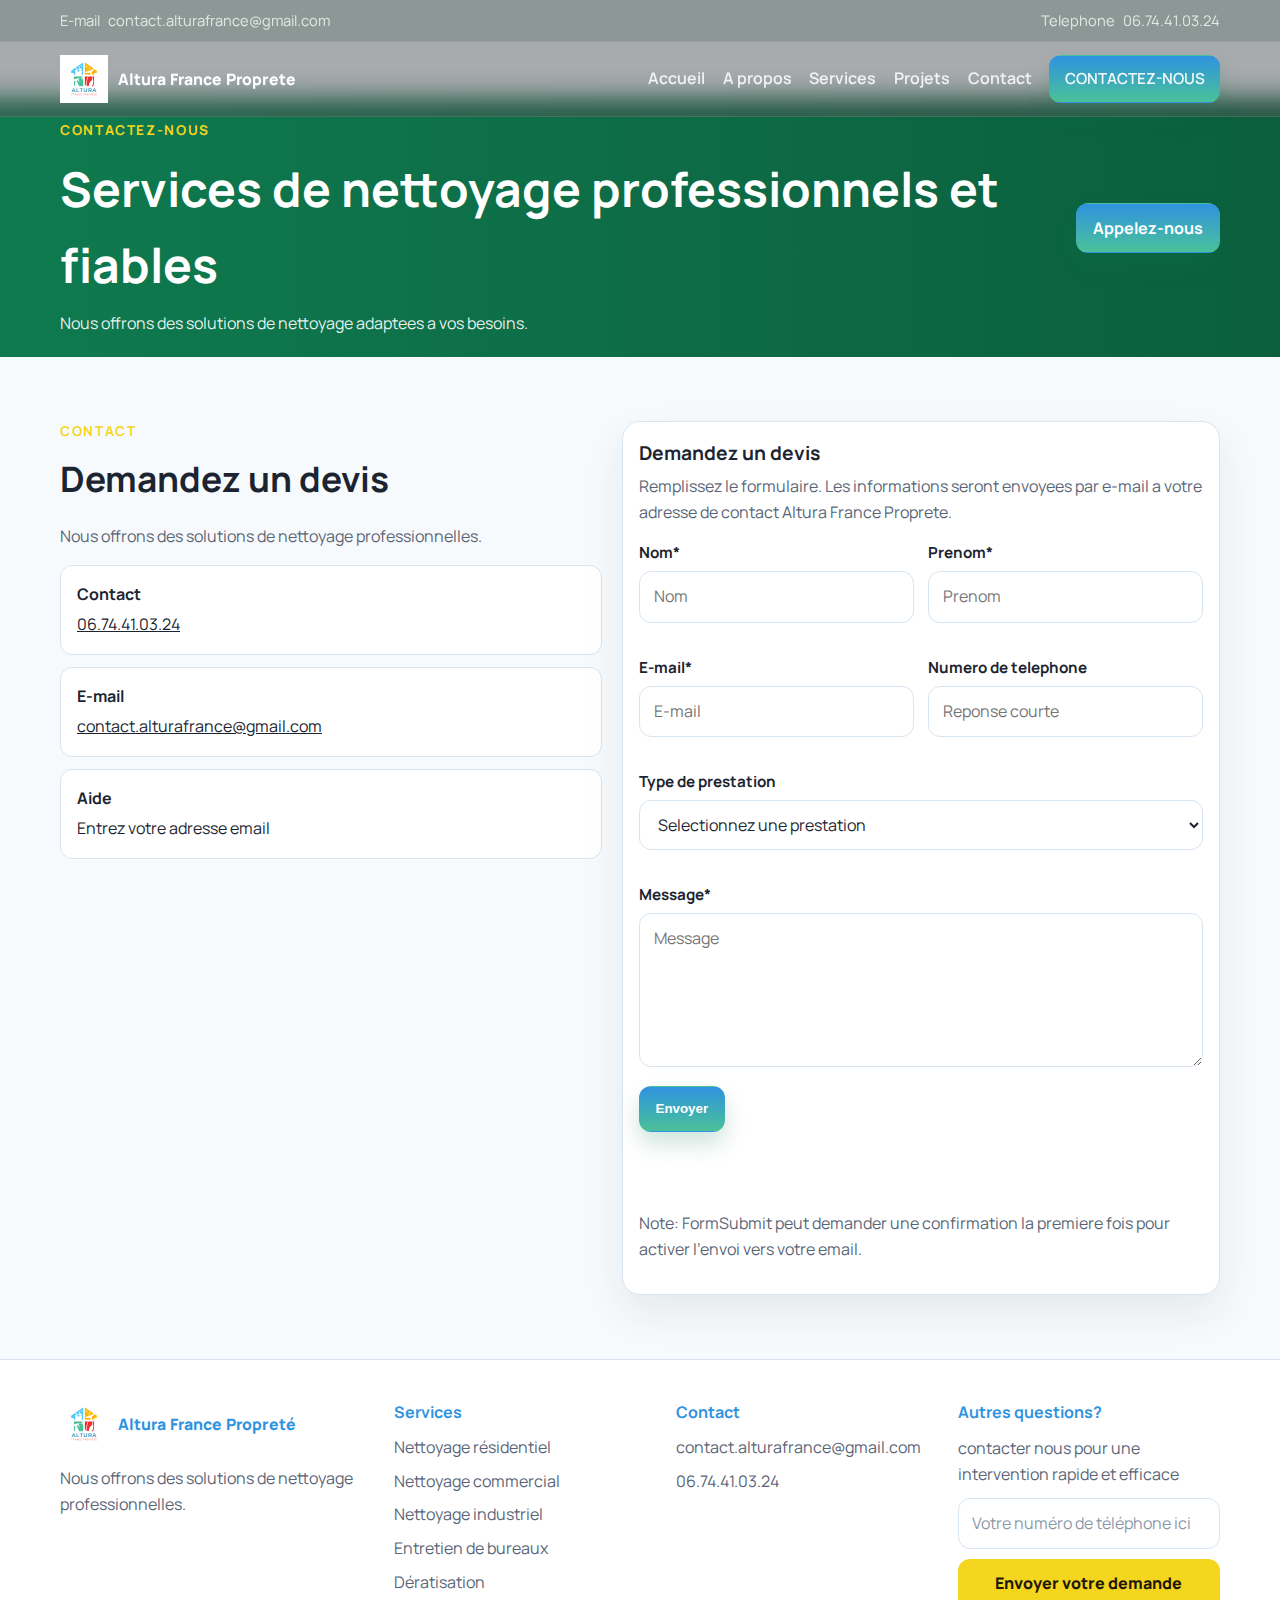
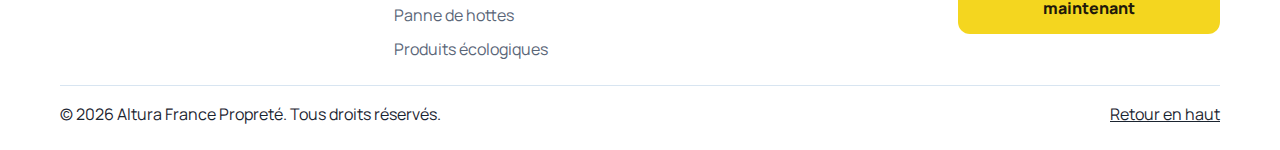
<file: contact.html>
<!DOCTYPE html>
<html lang="fr">
<head>
  <meta charset="utf-8">
  <meta name="viewport" content="width=device-width, initial-scale=1">
  <title>Contact | Altura France Proprete</title>
  <meta name="description" content="Contactez Altura France Proprete et demandez un devis de nettoyage.">
  <link rel="preconnect" href="https://fonts.googleapis.com">
  <link rel="preconnect" href="https://fonts.gstatic.com" crossorigin>
  <link href="https://fonts.googleapis.com/css2?family=Manrope:wght@400;500;600;700;800&display=swap" rel="stylesheet">
  <link rel="stylesheet" href="css/style.css">
</head>
<body>
  <header class="site-header" id="top">
    <div class="topbar">
      <div class="container topbar__inner">
        <p class="topbar__item"><span aria-hidden="true">E-mail</span> <a href="mailto:contact.alturafrance@gmail.com">contact.alturafrance@gmail.com</a></p>
        <p class="topbar__item"><span aria-hidden="true">Telephone</span> <a href="tel:+33674410324">06.74.41.03.24</a></p>
      </div>
    </div>
    <div class="nav-shell">
      <div class="container nav-shell__inner">
        <a class="brand" href="index.html" aria-label="Accueil Altura France Proprete">
          <img src="images/logo-altura-france-proprete.svg" alt="altura france proprete logo" width="174" height="48">
          <span class="brand__fallback">Altura France Proprete</span>
        </a>
        <button class="nav-toggle" type="button" aria-expanded="false" aria-controls="site-nav" aria-label="Ouvrir le menu"><span></span><span></span><span></span></button>
        <nav class="site-nav" id="site-nav" aria-label="Navigation principale">
          <ul class="site-nav__list">
            <li><a href="index.html">Accueil</a></li>
            <li><a href="about.html">A propos</a></li>
            <li><a href="services.html">Services</a></li>
            <li><a href="projects.html">Projets</a></li>
            <li><a href="contact.html" aria-current="page">Contact</a></li>
            <li><a class="btn btn--sm" href="#devis">CONTACTEZ-NOUS</a></li>
          </ul>
        </nav>
      </div>
    </div>
  </header>

  <main id="contenu" style="margin-top: 100px;">
    <section class="cta-band" aria-labelledby="contact-bandeau-title" style="margin-top: 0;">
      <div class="container cta-band__inner">
        <div>
          <p class="eyebrow">CONTACTEZ-NOUS</p>
          <h1 id="contact-bandeau-title" style="margin:0;font-size:clamp(1.8rem,4vw,3rem)">Services de nettoyage professionnels et fiables</h1>
          <p>Nous offrons des solutions de nettoyage adaptees a vos besoins.</p>
        </div>
        <a class="btn" href="tel:+33674410324">Appelez-nous</a>
      </div>
    </section>

    <section class="contact" id="contact" aria-labelledby="contact-title">
      <div class="container contact__grid">
        <div class="contact__content" id="equipe">
          <p class="eyebrow">CONTACT</p>
          <h2 id="contact-title">Demandez un devis</h2>
          <p>Nous offrons des solutions de nettoyage professionnelles.</p>

          <div class="contact-cards">
            <article class="contact-card">
              <h3>Contact</h3>
              <p><a href="tel:+33674410324">06.74.41.03.24</a></p>
            </article>
            <article class="contact-card">
              <h3>E-mail</h3>
              <p><a href="mailto:contact.alturafrance@gmail.com">contact.alturafrance@gmail.com</a></p>
            </article>
            <article class="contact-card">
              <h3>Aide</h3>
              <p>Entrez votre adresse email</p>
            </article>
          </div>
        </div>

        <form class="quote-form" id="devis" action="https://formsubmit.co/contact.alturafrance@gmail.com" method="POST" aria-label="Formulaire de demande de devis">
          <h3>Demandez un devis</h3>
          <p class="quote-form__intro">Remplissez le formulaire. Les informations seront envoyees par e-mail a votre adresse de contact Altura France Proprete.</p>

          <input type="hidden" name="_subject" value="Nouvelle demande de devis - Altura France Proprete">
          <input type="hidden" name="_captcha" value="false">
          <input type="hidden" name="_template" value="table">
          <input type="hidden" name="_next" value="http://localhost:5500/contact.html?envoye=1">

          <div class="field-grid">
            <div class="field">
              <label for="nom">Nom*</label>
              <input id="nom" name="Nom" type="text" autocomplete="family-name" required placeholder="Nom">
              <small class="field__error" aria-live="polite"></small>
            </div>
            <div class="field">
              <label for="prenom">Prenom*</label>
              <input id="prenom" name="Prenom" type="text" autocomplete="given-name" required placeholder="Prenom">
              <small class="field__error" aria-live="polite"></small>
            </div>
            <div class="field">
              <label for="email">E-mail*</label>
              <input id="email" name="email" type="email" autocomplete="email" required placeholder="E-mail">
              <small class="field__error" aria-live="polite"></small>
            </div>
            <div class="field">
              <label for="telephone">Numero de telephone</label>
              <input id="telephone" name="Telephone" type="tel" autocomplete="tel" required pattern="[0-9 +().-]{8,}" placeholder="Reponse courte">
              <small class="field__error" aria-live="polite"></small>
            </div>
            <div class="field field--full">
              <label for="service">Type de prestation</label>
              <select id="service" name="Service" required>
                <option value="">Selectionnez une prestation</option>
                <option>Nettoyage residentiel</option>
                <option>Nettoyage commercial</option>
                <option>Nettoyage industriel</option>
                <option>Entretien de bureaux</option>
                <option>Deratisation</option>
                <option>Panne de hottes</option>
                <option>Produits ecologiques</option>
              </select>
              <small class="field__error" aria-live="polite"></small>
            </div>
            <div class="field field--full">
              <label for="message">Message*</label>
              <textarea id="message" name="Message" rows="5" required placeholder="Message"></textarea>
              <small class="field__error" aria-live="polite"></small>
            </div>
          </div>

          <button class="btn" type="submit">Envoyer</button>
          <p class="form-status" id="form-status" role="status" aria-live="polite"></p>
          <p class="form-status" id="contact-success" role="status" aria-live="polite"></p>
          <p class="quote-form__intro" style="margin-top:0.75rem;">
            Note: FormSubmit peut demander une confirmation la premiere fois pour activer l'envoi vers votre email.
          </p>
        </form>
      </div>
    </section>
  </main>
  <footer class="site-footer">
    <div class="container footer__grid">
      <div>
        <a class="brand brand--footer" href="#top">
          <img src="images/logo-altura-france-proprete-blanc.svg" alt="altura france proprete logo" width="174" height="48">
          <span class="brand__fallback">Altura France Propreté</span>
        </a>
        <p>Nous offrons des solutions de nettoyage professionnelles.</p>
      </div>

      <div>
        <h2>Services</h2>
        <ul class="footer-links">
          <li><a href="service-nettoyage-residentiel.html">Nettoyage résidentiel</a></li>
          <li><a href="service-nettoyage-commercial.html">Nettoyage commercial</a></li>
          <li><a href="service-nettoyage-industriel.html">Nettoyage industriel</a></li>
          <li><a href="service-bureaux.html">Entretien de bureaux</a></li>
          <li><a href="service-deratisation.html">Dératisation</a></li>
          <li><a href="service-panne-hottes.html">Panne de hottes</a></li>
          <li><a href="service-produits-ecologiques.html">Produits écologiques</a></li>
        </ul>
      </div>

      <div>
        <h2>Contact</h2>
        <ul class="footer-links">
          <li><a href="mailto:contact.alturafrance@gmail.com">contact.alturafrance@gmail.com</a></li>
          <li><a href="tel:+33674410324">06.74.41.03.24</a></li>
        </ul>
      </div>

      <div>
        <h2>Autres questions?</h2>
        <p>contacter nous pour une intervention rapide et efficace</p>
<form class="newsletter-form" action="#" method="post" novalidate>
          <label class="sr-only" for="newsletter-tel">Entrez votre numéro de téléphone</label>
          <input id="newsletter-tel" type="tel" name="newsletter-tel" placeholder="Votre numéro de téléphone ici">
          <button type="submit">Envoyer votre demande maintenant</button>
        </form>
      </div>
    </div>

    <div class="container footer__bottom">
      <p>© <span id="year"></span> Altura France Propreté. Tous droits réservés.</p>
      <a href="#top">Retour en haut</a>
    </div>
  </footer>


  <script src="js/main.js"></script>
</body>
</html>
</file>
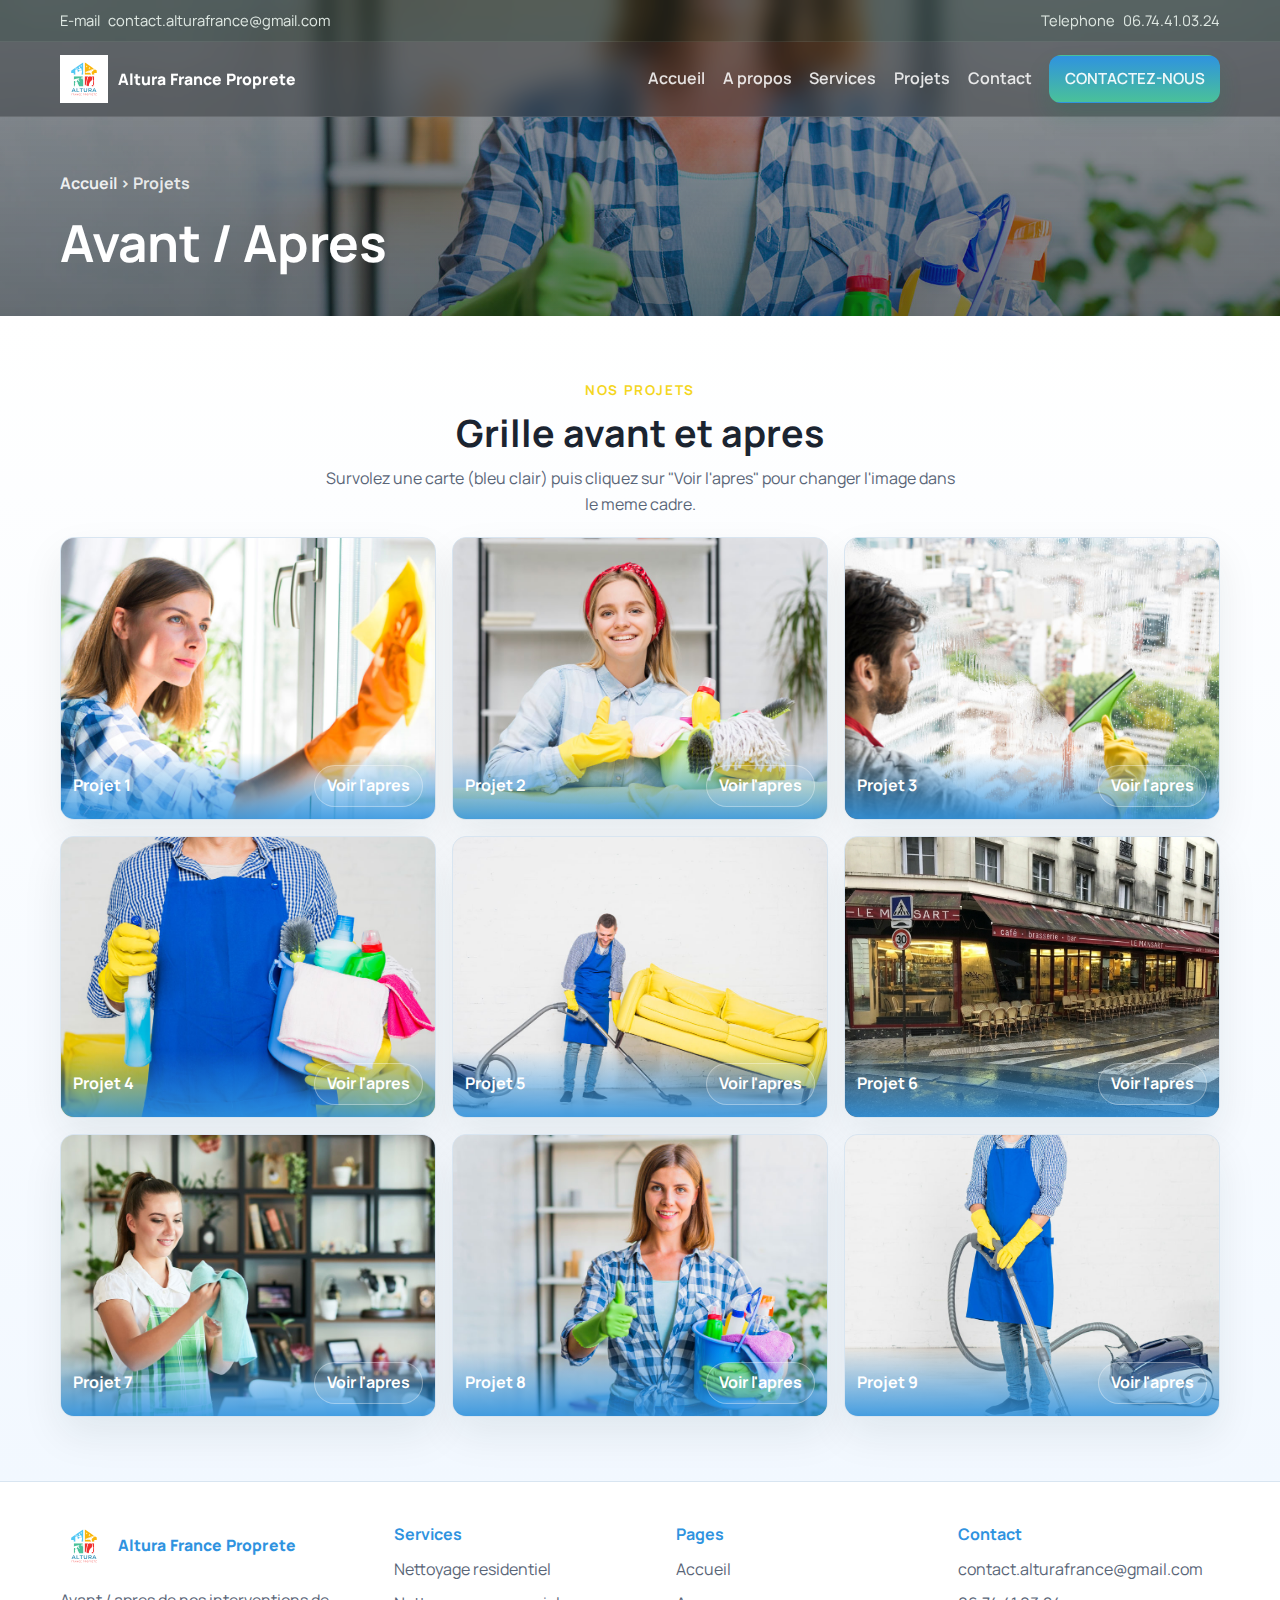
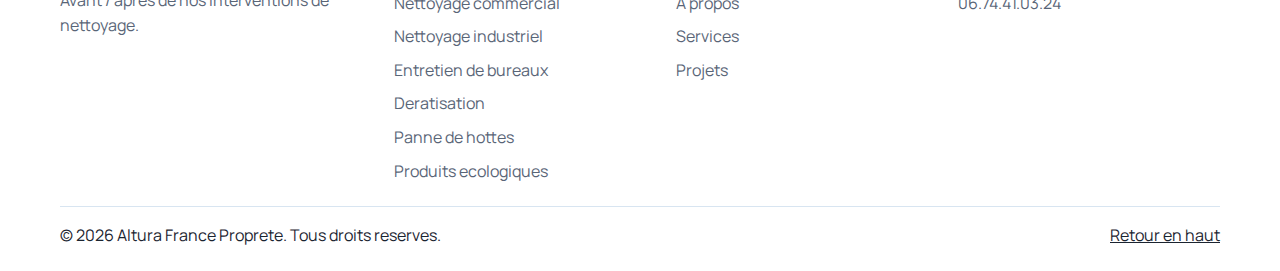
<file: projects.html>
﻿<!DOCTYPE html>
<html lang="fr">
<head>
  <meta charset="utf-8">
  <meta name="viewport" content="width=device-width, initial-scale=1">
  <title>Projets Avant / Apres | Altura France Proprete</title>
  <meta name="description" content="Projets de nettoyage avant/apres. Survolez et cliquez pour voir l'apres dans le meme cadre.">
  <link rel="preconnect" href="https://fonts.googleapis.com">
  <link rel="preconnect" href="https://fonts.gstatic.com" crossorigin>
  <link href="https://fonts.googleapis.com/css2?family=Manrope:wght@400;500;600;700;800&display=swap" rel="stylesheet">
  <link rel="stylesheet" href="css/style.css">
</head>
<body>
  <a class="skip-link" href="#contenu">Aller au contenu</a>
  <header class="site-header" id="top">
    <div class="topbar">
      <div class="container topbar__inner">
        <p class="topbar__item"><span aria-hidden="true">E-mail</span> <a href="mailto:contact.alturafrance@gmail.com">contact.alturafrance@gmail.com</a></p>
        <p class="topbar__item"><span aria-hidden="true">Telephone</span> <a href="tel:+33674410324">06.74.41.03.24</a></p>
      </div>
    </div>
    <div class="nav-shell">
      <div class="container nav-shell__inner">
        <a class="brand" href="index.html" aria-label="Accueil Altura France Proprete">
          <img src="images/logo-altura-france-proprete.svg" alt="altura france proprete logo" width="174" height="48">
          <span class="brand__fallback">Altura France Proprete</span>
        </a>
        <button class="nav-toggle" type="button" aria-expanded="false" aria-controls="site-nav" aria-label="Ouvrir le menu"><span></span><span></span><span></span></button>
        <nav class="site-nav" id="site-nav" aria-label="Navigation principale">
          <ul class="site-nav__list">
            <li><a href="index.html">Accueil</a></li>
            <li><a href="about.html">A propos</a></li>
            <li><a href="services.html">Services</a></li>
            <li><a href="projects.html" aria-current="page">Projets</a></li>
            <li><a href="contact.html">Contact</a></li>
            <li><a class="btn btn--sm" href="index.html#devis">CONTACTEZ-NOUS</a></li>
          </ul>
        </nav>
      </div>
    </div>
  </header>

  <main id="contenu">
    <section class="page-hero" aria-labelledby="page-title">
      <div class="page-hero__media"></div>
      <div class="container page-hero__content">
        <p class="breadcrumbs"><a href="index.html">Accueil</a> <span>›</span> <span>Projets</span></p>
        <h1 id="page-title">Avant / Apres</h1>
      </div>
    </section>

    <section class="projects" aria-labelledby="projects-title">
      <div class="container">
        <div class="section-head section-head--center">
          <p class="eyebrow">NOS PROJETS</p>
          <h2 id="projects-title">Grille avant et apres</h2>
          <p class="section-head__copy">Survolez une carte (bleu clair) puis cliquez sur "Voir l'apres" pour changer l'image dans le meme cadre.</p>
        </div>

        <div class="project-grid">
          <article class="project-card" data-before="images/work-1.jpg" data-after="images/image_1.jpg"><img src="images/work-1.jpg" alt="Projet 1 avant nettoyage" loading="lazy"><div class="project-card__overlay"><p>Projet 1</p><button type="button" class="project-toggle" aria-pressed="false">Voir l'apres</button></div></article>
          <article class="project-card" data-before="images/work-2.jpg" data-after="images/image_2.jpg"><img src="images/work-2.jpg" alt="Projet 2 avant nettoyage" loading="lazy"><div class="project-card__overlay"><p>Projet 2</p><button type="button" class="project-toggle" aria-pressed="false">Voir l'apres</button></div></article>
          <article class="project-card" data-before="images/work-3.jpg" data-after="images/image_3.jpg"><img src="images/work-3.jpg" alt="Projet 3 avant nettoyage" loading="lazy"><div class="project-card__overlay"><p>Projet 3</p><button type="button" class="project-toggle" aria-pressed="false">Voir l'apres</button></div></article>
          <article class="project-card" data-before="images/work-4.jpg" data-after="images/image_4.jpg"><img src="images/work-4.jpg" alt="Projet 4 avant nettoyage" loading="lazy"><div class="project-card__overlay"><p>Projet 4</p><button type="button" class="project-toggle" aria-pressed="false">Voir l'apres</button></div></article>
          <article class="project-card" data-before="images/work-5.jpg" data-after="images/image_5.jpg"><img src="images/work-5.jpg" alt="Projet 5 avant nettoyage" loading="lazy"><div class="project-card__overlay"><p>Projet 5</p><button type="button" class="project-toggle" aria-pressed="false">Voir l'apres</button></div></article>
<article class="project-card" data-before="images/s2.png" data-after="images/p2.jpg"><img src="images/s2.png" alt="Projet 6 avant nettoyage" loading="lazy"><div class="project-card__overlay"><p>Projet 6</p><button type="button" class="project-toggle" aria-pressed="false">Voir l'apres</button></div></article>
          <article class="project-card" data-before="images/work-7.jpg" data-after="images/image_1.jpg"><img src="images/work-7.jpg" alt="Projet 7 avant nettoyage" loading="lazy"><div class="project-card__overlay"><p>Projet 7</p><button type="button" class="project-toggle" aria-pressed="false">Voir l'apres</button></div></article>
          <article class="project-card" data-before="images/work-8.jpg" data-after="images/image_2.jpg"><img src="images/work-8.jpg" alt="Projet 8 avant nettoyage" loading="lazy"><div class="project-card__overlay"><p>Projet 8</p><button type="button" class="project-toggle" aria-pressed="false">Voir l'apres</button></div></article>
          <article class="project-card" data-before="images/about.jpg" data-after="images/bg_3.jpg"><img src="images/about.jpg" alt="Projet 9 avant nettoyage" loading="lazy"><div class="project-card__overlay"><p>Projet 9</p><button type="button" class="project-toggle" aria-pressed="false">Voir l'apres</button></div></article>
        </div>
      </div>
    </section>
  </main>

  <footer class="site-footer">
    <div class="container footer__grid">
      <div><a class="brand brand--footer" href="index.html"><img src="images/logo-altura-france-proprete.svg" alt="altura france proprete logo" width="174" height="48"><span class="brand__fallback">Altura France Proprete</span></a><p>Avant / apres de nos interventions de nettoyage.</p></div>
      <div><h2>Services</h2><ul class="footer-links"><li><a href="service-nettoyage-residentiel.html">Nettoyage residentiel</a></li><li><a href="service-nettoyage-commercial.html">Nettoyage commercial</a></li><li><a href="service-nettoyage-industriel.html">Nettoyage industriel</a></li><li><a href="service-bureaux.html">Entretien de bureaux</a></li><li><a href="service-deratisation.html">Deratisation</a></li><li><a href="service-panne-hottes.html">Panne de hottes</a></li><li><a href="service-produits-ecologiques.html">Produits ecologiques</a></li></ul></div>
      <div><h2>Pages</h2><ul class="footer-links"><li><a href="index.html">Accueil</a></li><li><a href="about.html">A propos</a></li><li><a href="services.html">Services</a></li><li><a href="projects.html">Projets</a></li></ul></div>
      <div><h2>Contact</h2><ul class="footer-links"><li><a href="mailto:contact.alturafrance@gmail.com">contact.alturafrance@gmail.com</a></li><li><a href="tel:+33674410324">06.74.41.03.24</a></li></ul></div>
    </div>
    <div class="container footer__bottom"><p>© <span id="year"></span> Altura France Proprete. Tous droits reserves.</p><a href="#top">Retour en haut</a></div>
  </footer>
  <script src="js/main.js"></script>
</body>
</html>
</file>
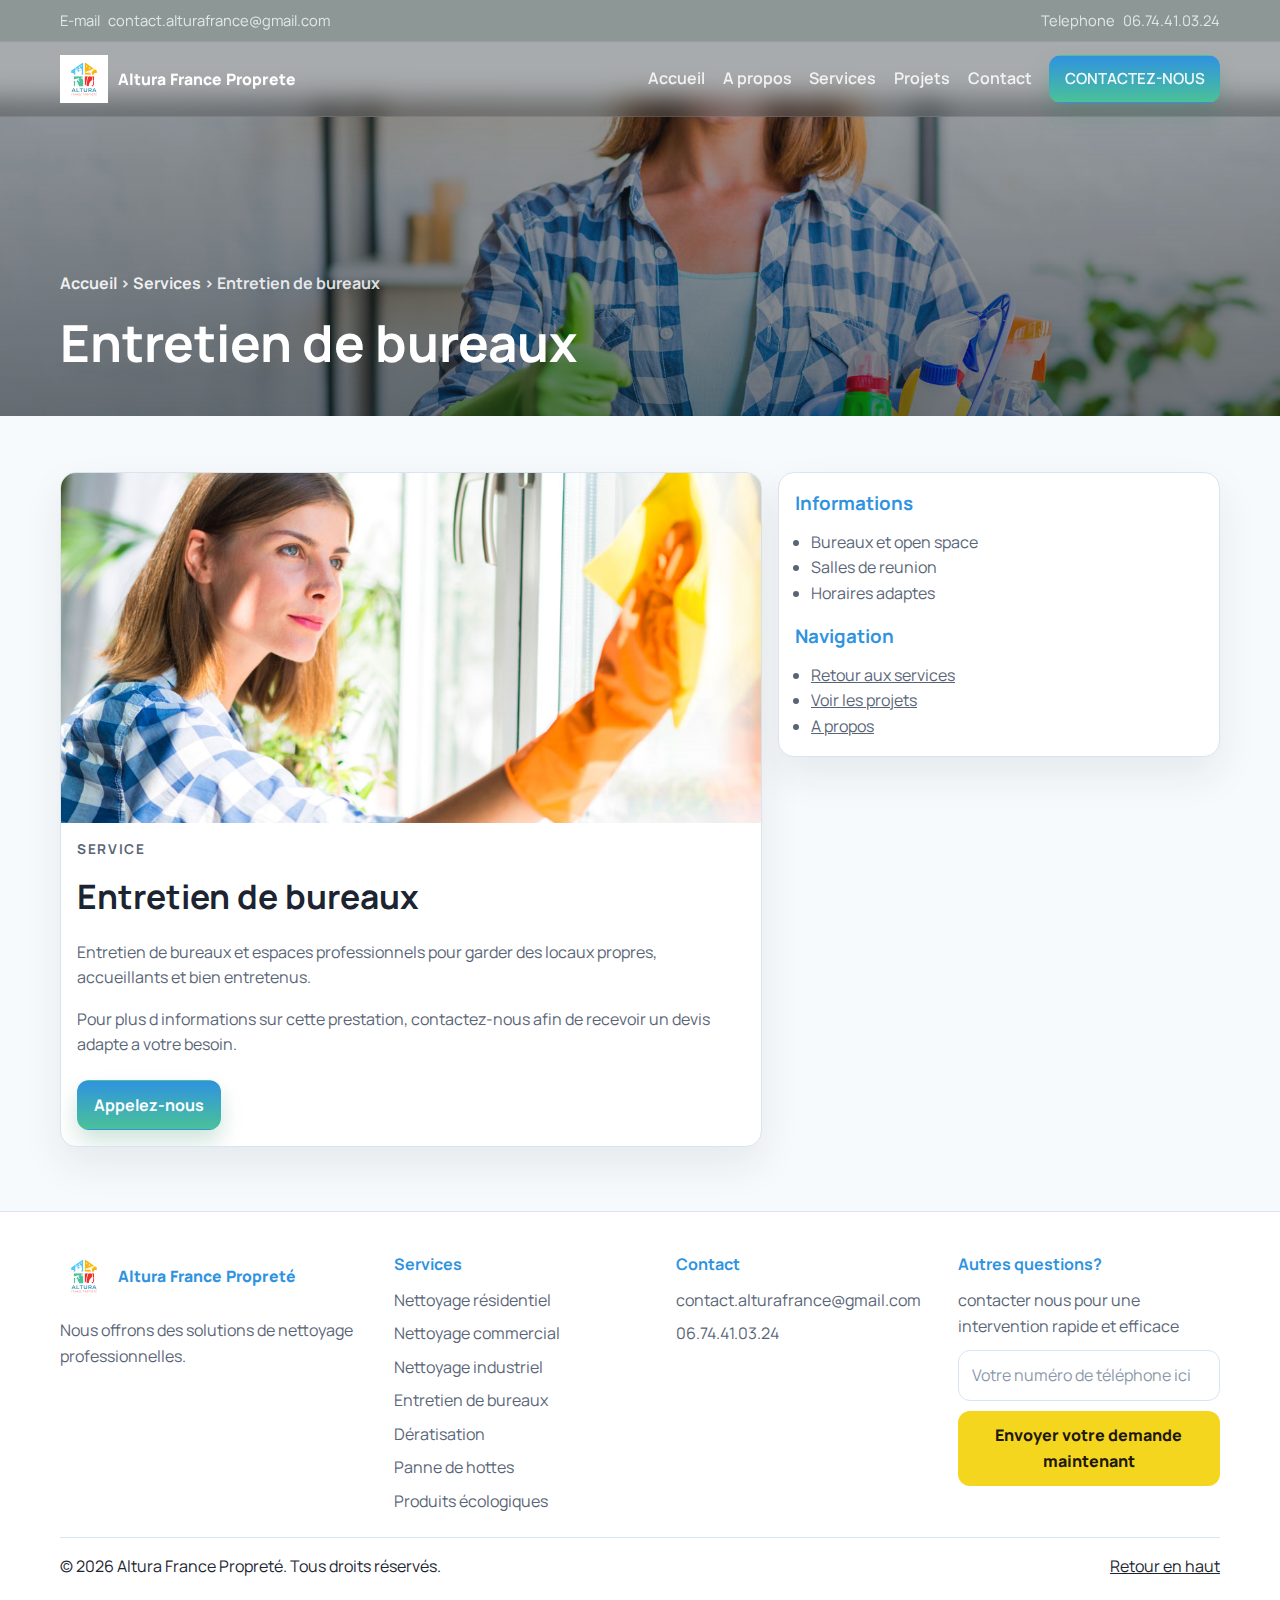
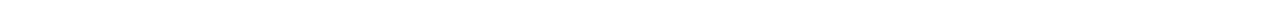
<file: service-bureaux.html>
<!DOCTYPE html>
<html lang='fr'>
<head>
  <meta charset='utf-8'>
  <meta name='viewport' content='width=device-width, initial-scale=1'>
  <title>Entretien de bureaux | Altura France Proprete</title>
  <meta name='description' content='Entretien de bureaux - Altura France Proprete'>
  <link rel='preconnect' href='https://fonts.googleapis.com'>
  <link rel='preconnect' href='https://fonts.gstatic.com' crossorigin>
  <link href='https://fonts.googleapis.com/css2?family=Manrope:wght@400;500;600;700;800&display=swap' rel='stylesheet'>
  <link rel='stylesheet' href='css/style.css'>
</head>
<body>
<header class='site-header' id='top'>
    <div class='topbar'><div class='container topbar__inner'><p class='topbar__item'><span aria-hidden='true'>E-mail</span> <a href='mailto:contact.alturafrance@gmail.com'>contact.alturafrance@gmail.com</a></p><p class='topbar__item'><span aria-hidden='true'>Telephone</span> <a href='tel:+33674410324'>06.74.41.03.24</a></p></div></div>
    <div class='nav-shell'><div class='container nav-shell__inner'>
      <a class='brand' href='index.html' aria-label='Accueil Altura France Proprete'><img src='images/logo-altura-france-proprete.svg' alt='altura france proprete logo' width='174' height='48'><span class='brand__fallback'>Altura France Proprete</span></a>
      <button class='nav-toggle' type='button' aria-expanded='false' aria-controls='site-nav' aria-label='Ouvrir le menu'><span></span><span></span><span></span></button>
      <nav class='site-nav' id='site-nav' aria-label='Navigation principale'><ul class='site-nav__list'>
        <li><a href='index.html'>Accueil</a></li>
        <li><a href='about.html'>A propos</a></li>
        <li><a href='services.html'>Services</a></li>
        <li><a href='projects.html'>Projets</a></li>
        <li><a href='contact.html'>Contact</a></li>
        <li><a class='btn btn--sm' href='index.html#devis'>CONTACTEZ-NOUS</a></li>
      </ul></nav>
    </div></div>
  </header>

  <main id="contenu" style="margin-top: 100px;">
    <section class='page-hero' aria-labelledby='service-title'><div class='page-hero__media'></div><div class='container page-hero__content'><p class='breadcrumbs'><a href='index.html'>Accueil</a> <span>›</span> <a href='services.html'>Services</a> <span>›</span> <span>Entretien de bureaux</span></p><h1 id='service-title'>Entretien de bureaux</h1></div></section>

    <section class='service-page'>
      <div class='container service-page__grid'>
        <article class='service-page__card'>
          <img src='images/work-1.jpg' alt='Entretien de bureaux' loading='lazy'>
          <div class='service-page__content'>
            <p class='eyebrow'>SERVICE</p>
            <h2>Entretien de bureaux</h2>
            <p>Entretien de bureaux et espaces professionnels pour garder des locaux propres, accueillants et bien entretenus.</p>
            <p>Pour plus d informations sur cette prestation, contactez-nous afin de recevoir un devis adapte a votre besoin.</p>
            <div class='hero__actions'>
              <a class='btn' href='tel:+33674410324'>Appelez-nous</a>
              <a class='btn btn--ghost' href='index.html#devis'>Demander un devis</a>
            </div>
          </div>
        </article>

        <aside class='service-page__aside' aria-label='Informations service'>
          <h3>Informations</h3>
          <ul>
              <li>Bureaux et open space</li>
              <li>Salles de reunion</li>
              <li>Horaires adaptes</li>
          </ul>
          <h3 style='margin-top:1rem;'>Navigation</h3>
          <ul>
            <li><a href='services.html'>Retour aux services</a></li>
            <li><a href='projects.html'>Voir les projets</a></li>
            <li><a href='about.html'>A propos</a></li>
          </ul>
        </aside>
      </div>
    </section>
  </main>
  <footer class="site-footer">
    <div class="container footer__grid">
      <div>
        <a class="brand brand--footer" href="#top">
          <img src="images/logo-altura-france-proprete-blanc.svg" alt="altura france proprete logo" width="174" height="48">
          <span class="brand__fallback">Altura France Propreté</span>
        </a>
        <p>Nous offrons des solutions de nettoyage professionnelles.</p>
      </div>

      <div>
        <h2>Services</h2>
        <ul class="footer-links">
          <li><a href="service-nettoyage-residentiel.html">Nettoyage résidentiel</a></li>
          <li><a href="service-nettoyage-commercial.html">Nettoyage commercial</a></li>
          <li><a href="service-nettoyage-industriel.html">Nettoyage industriel</a></li>
          <li><a href="service-bureaux.html">Entretien de bureaux</a></li>
          <li><a href="service-deratisation.html">Dératisation</a></li>
          <li><a href="service-panne-hottes.html">Panne de hottes</a></li>
          <li><a href="service-produits-ecologiques.html">Produits écologiques</a></li>
        </ul>
      </div>

      <div>
        <h2>Contact</h2>
        <ul class="footer-links">
          <li><a href="mailto:contact.alturafrance@gmail.com">contact.alturafrance@gmail.com</a></li>
          <li><a href="tel:+33674410324">06.74.41.03.24</a></li>
        </ul>
      </div>

      <div>
        <h2>Autres questions?</h2>
        <p>contacter nous pour une intervention rapide et efficace</p>
<form class="newsletter-form" action="#" method="post" novalidate>
          <label class="sr-only" for="newsletter-tel">Entrez votre numéro de téléphone</label>
          <input id="newsletter-tel" type="tel" name="newsletter-tel" placeholder="Votre numéro de téléphone ici">
          <button type="submit">Envoyer votre demande maintenant</button>
        </form>
      </div>
    </div>

    <div class="container footer__bottom">
      <p>© <span id="year"></span> Altura France Propreté. Tous droits réservés.</p>
      <a href="#top">Retour en haut</a>
    </div>
  </footer>

  <script src='js/main.js'></script>
</body>
</html>
</file>
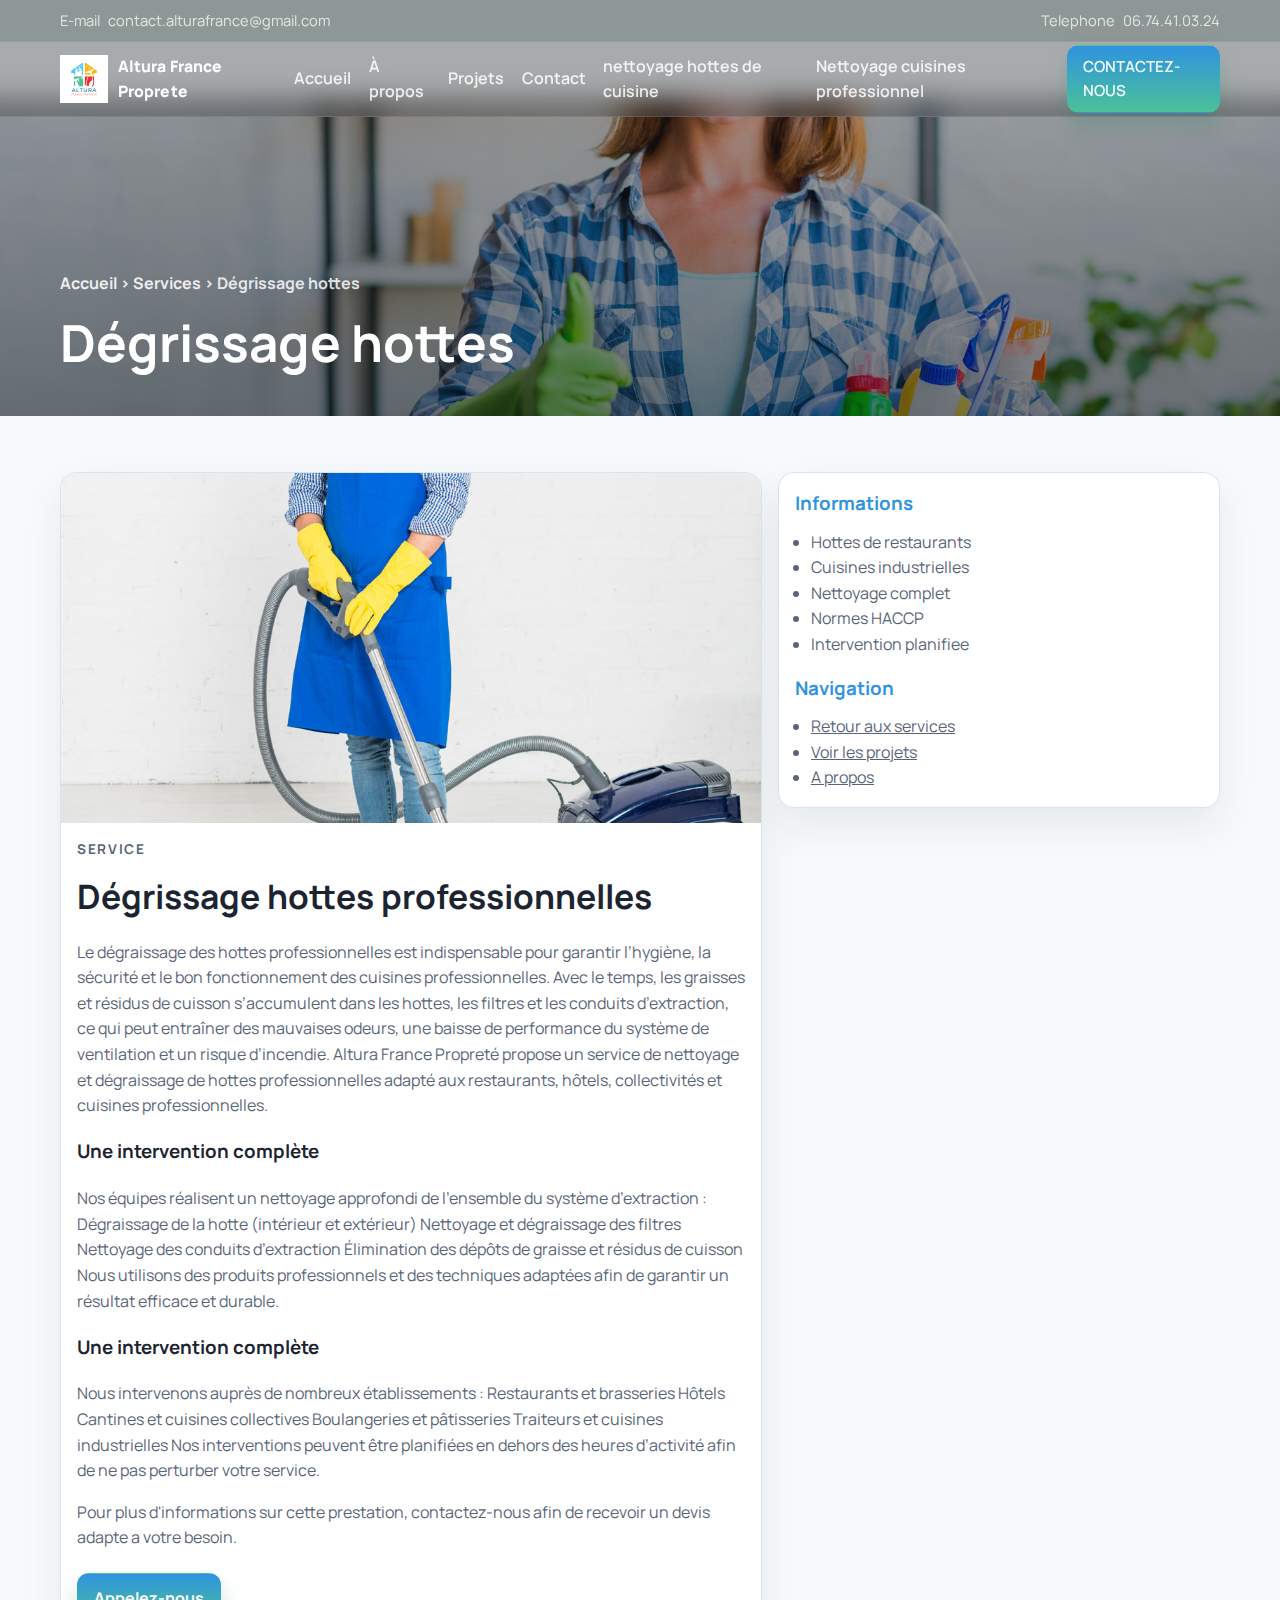
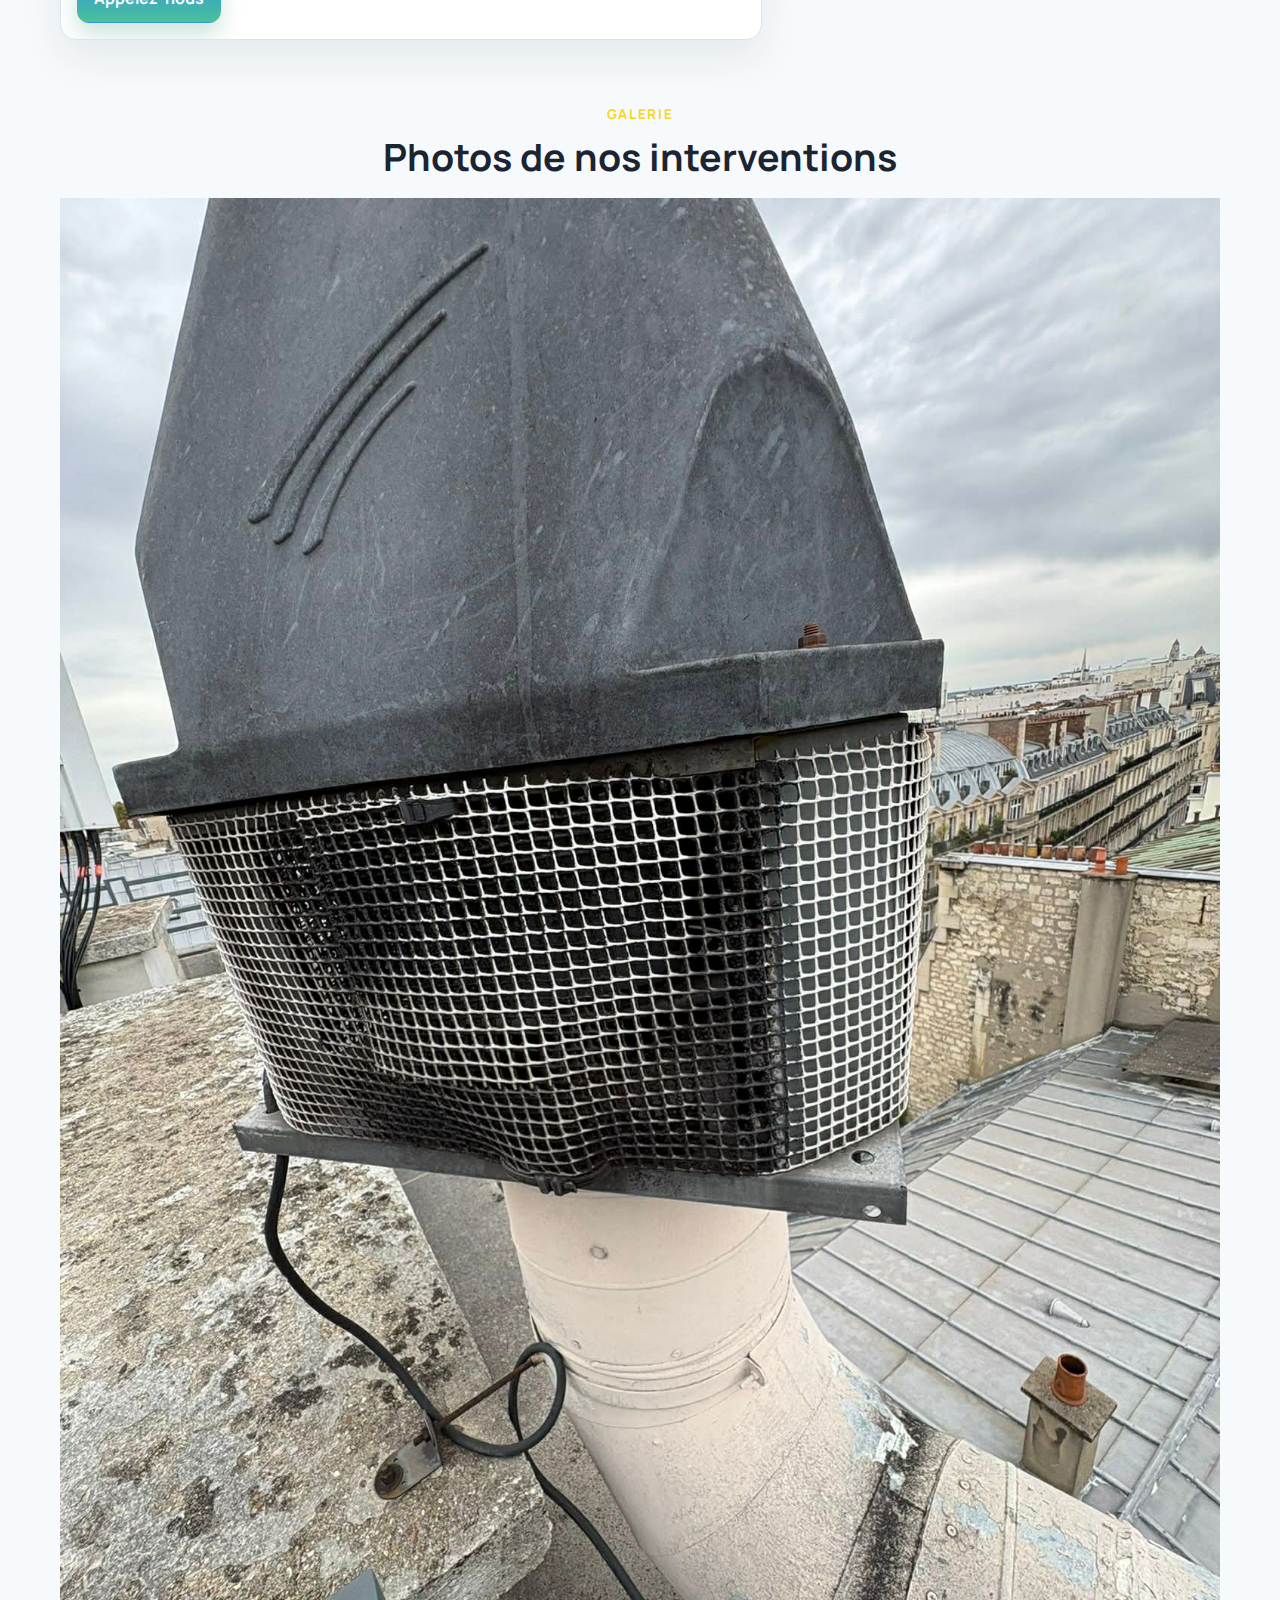
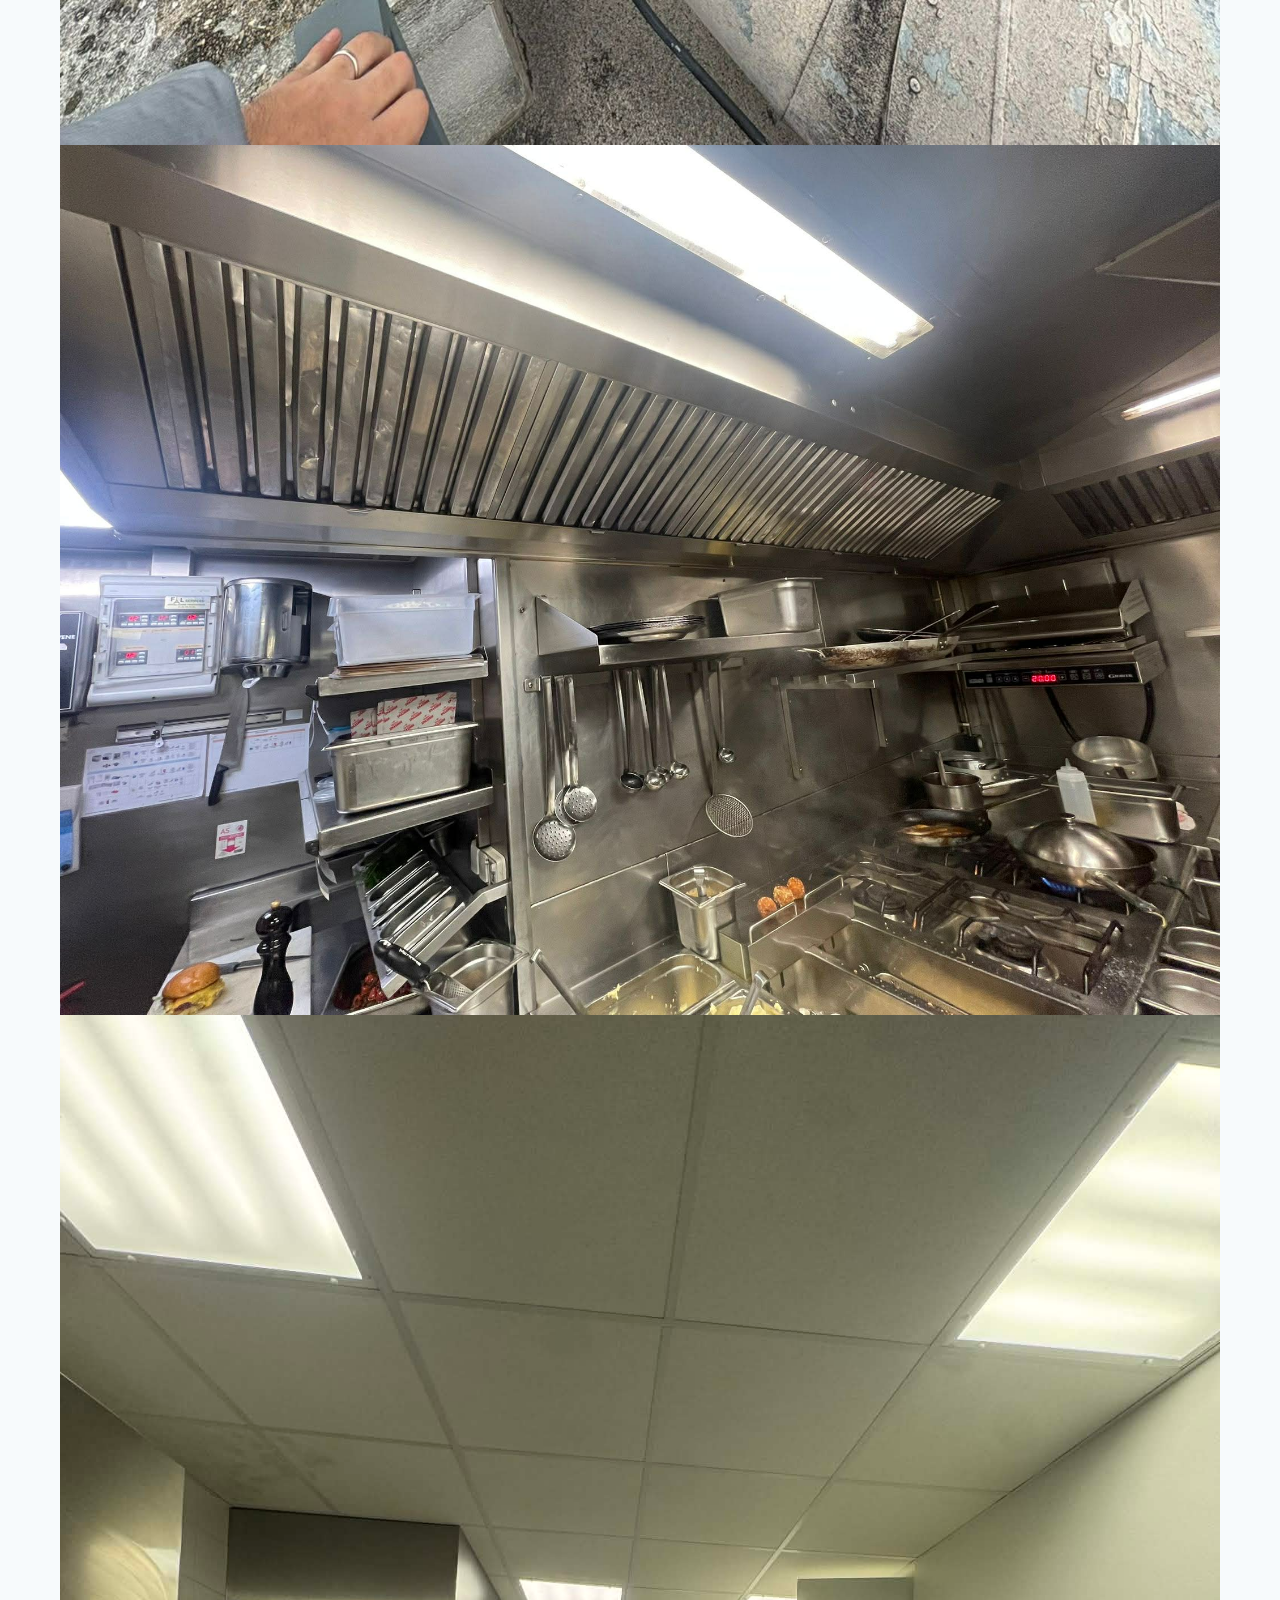
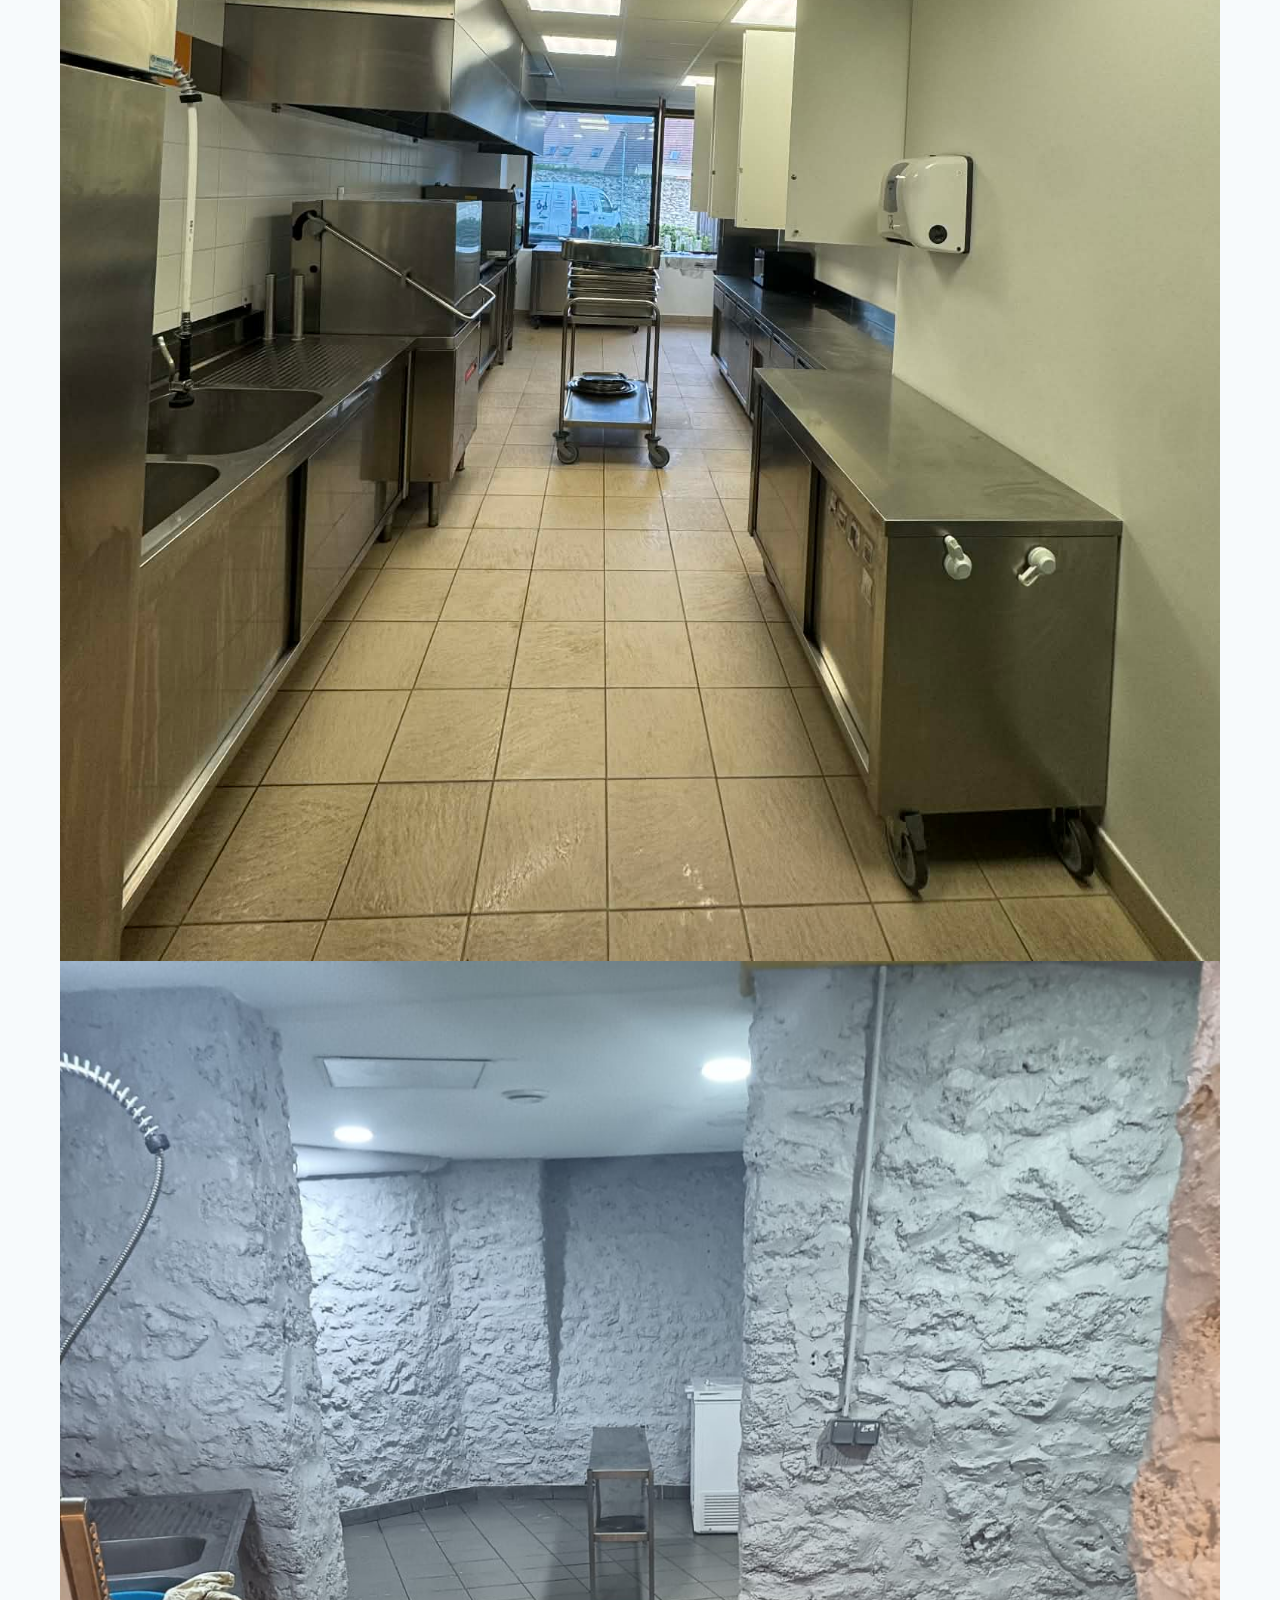
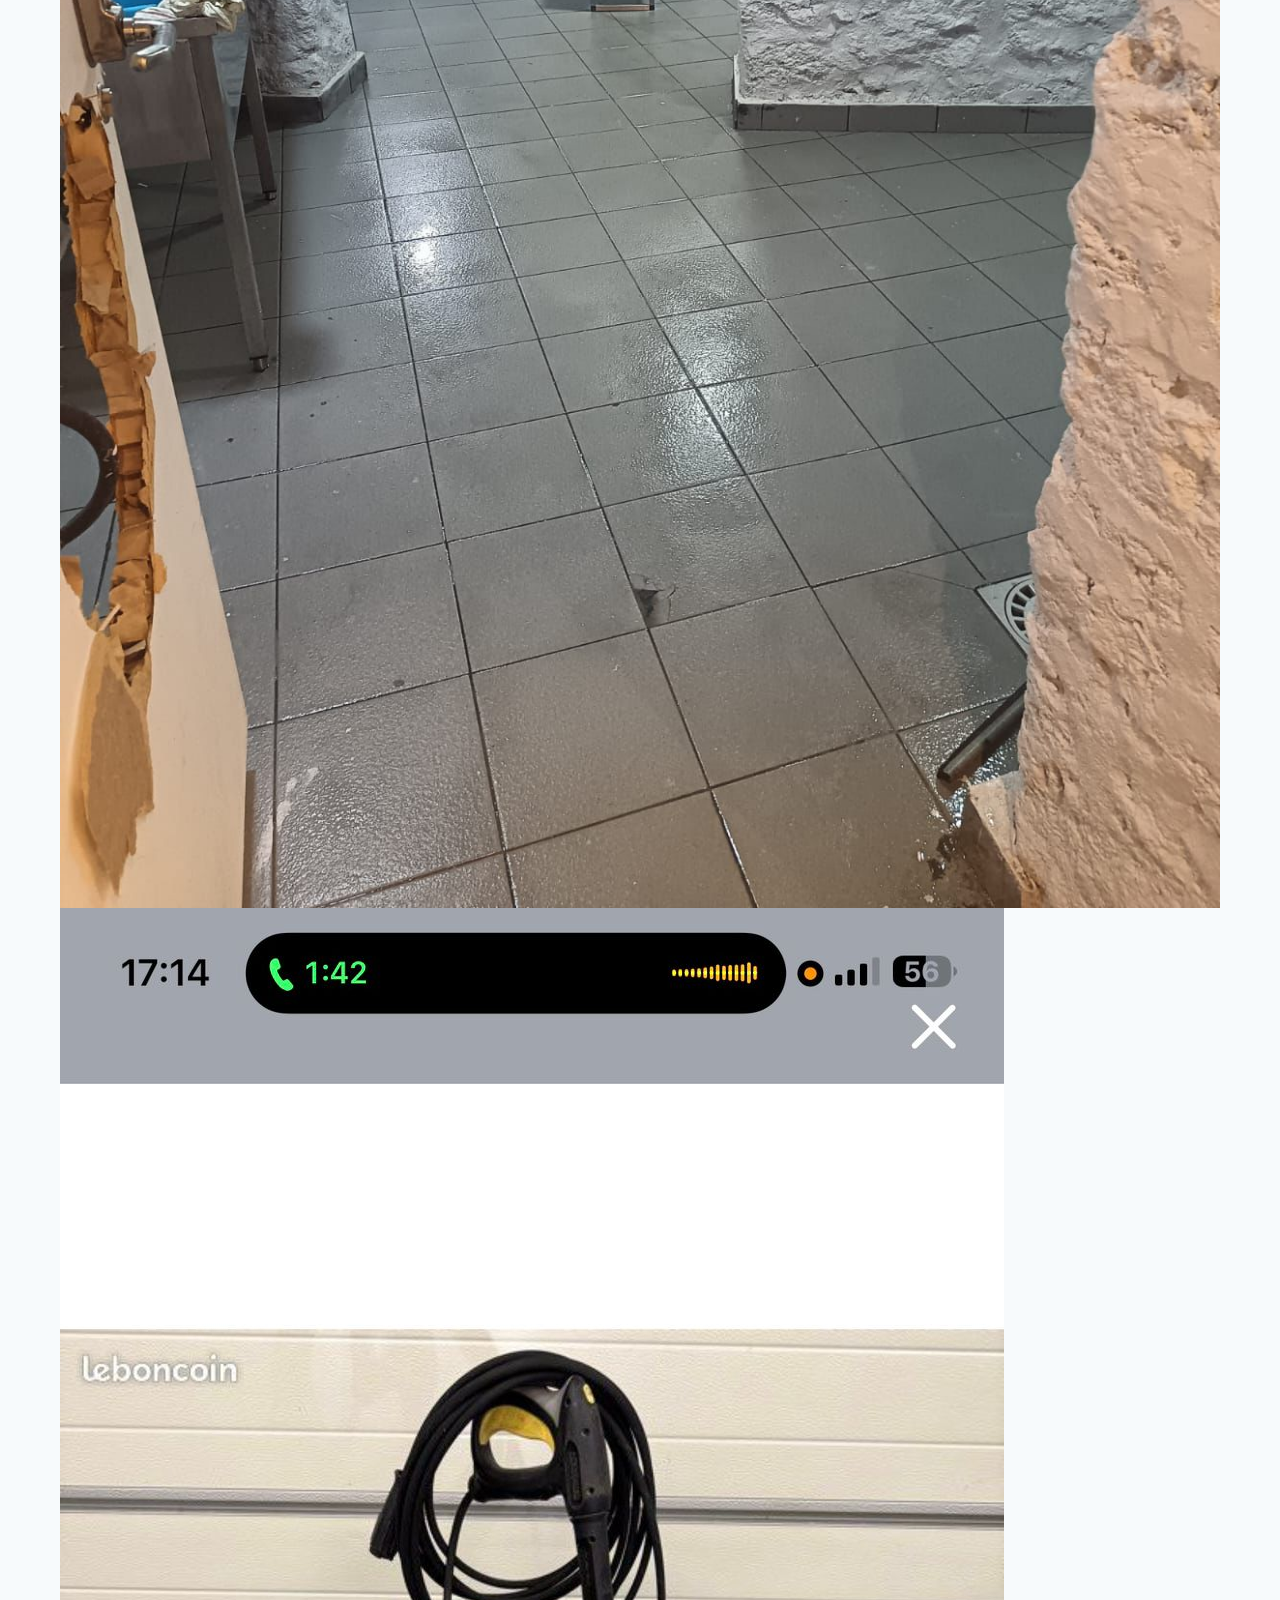
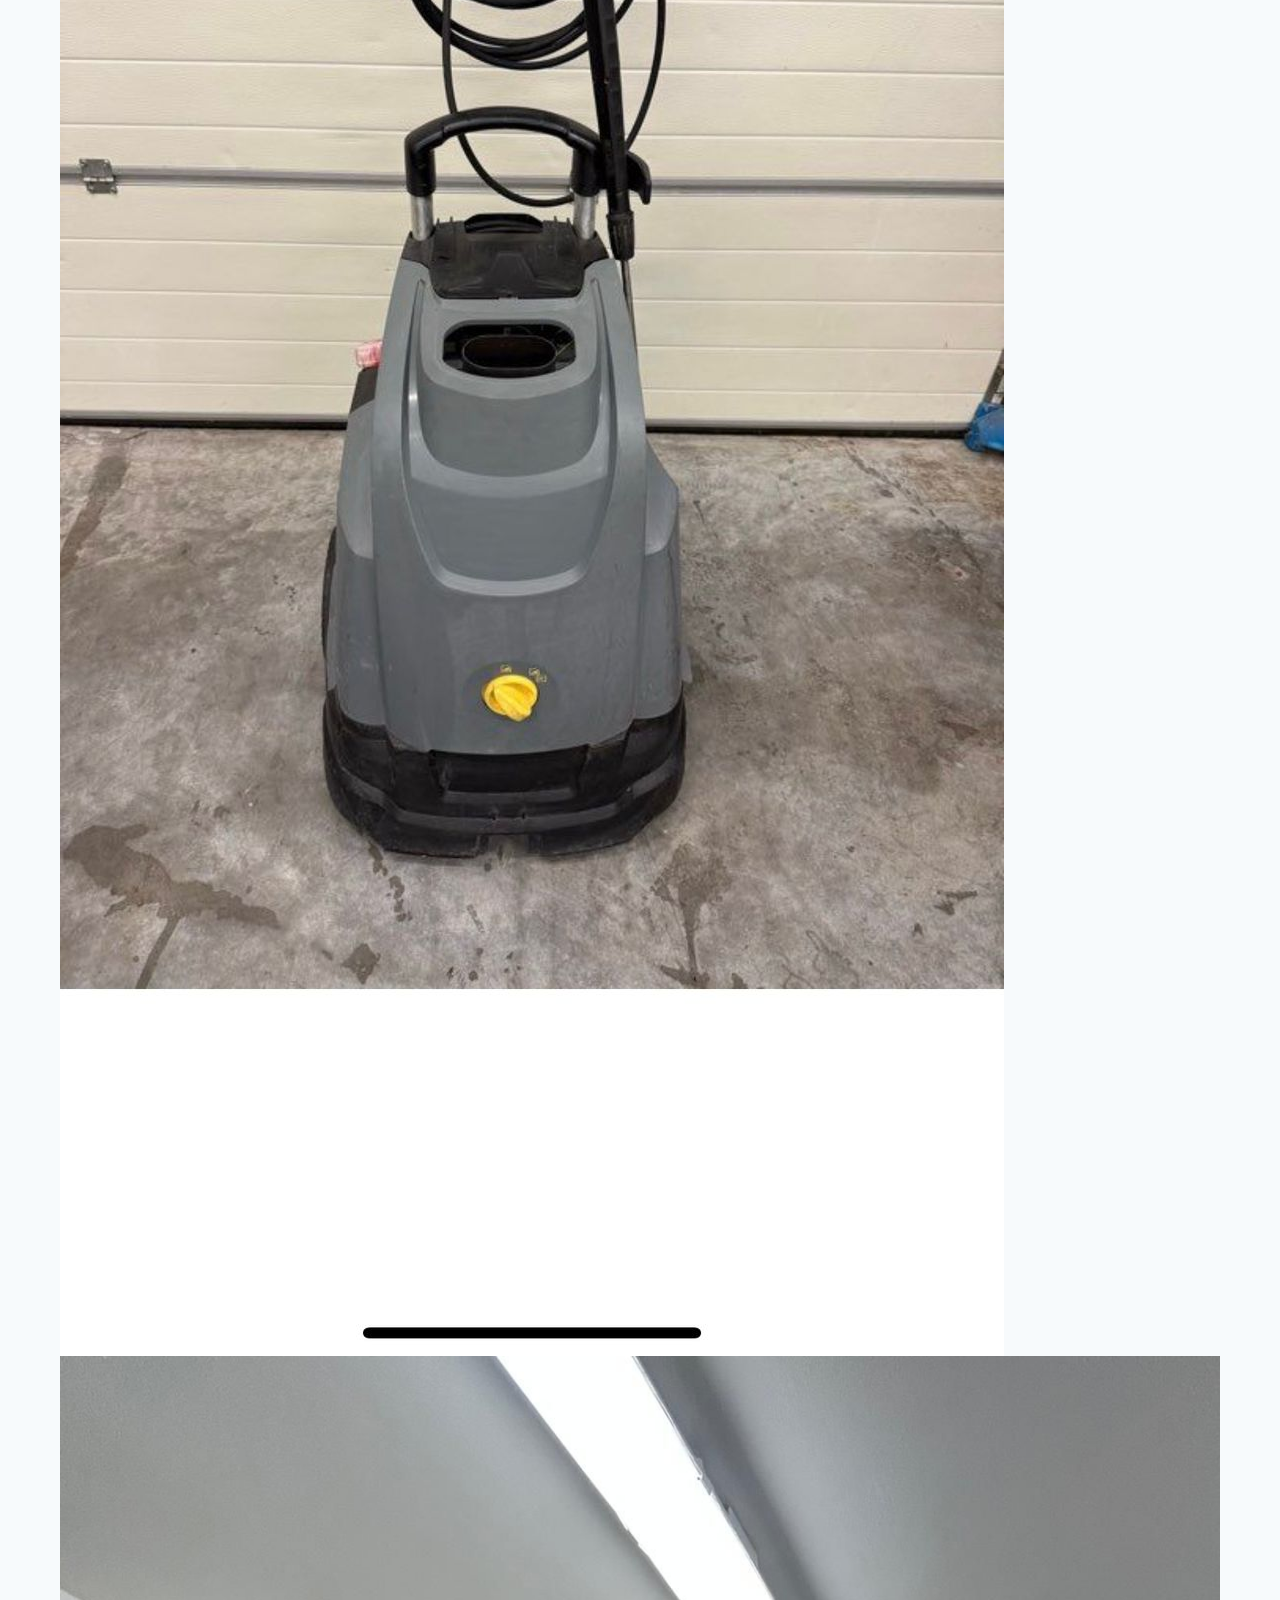
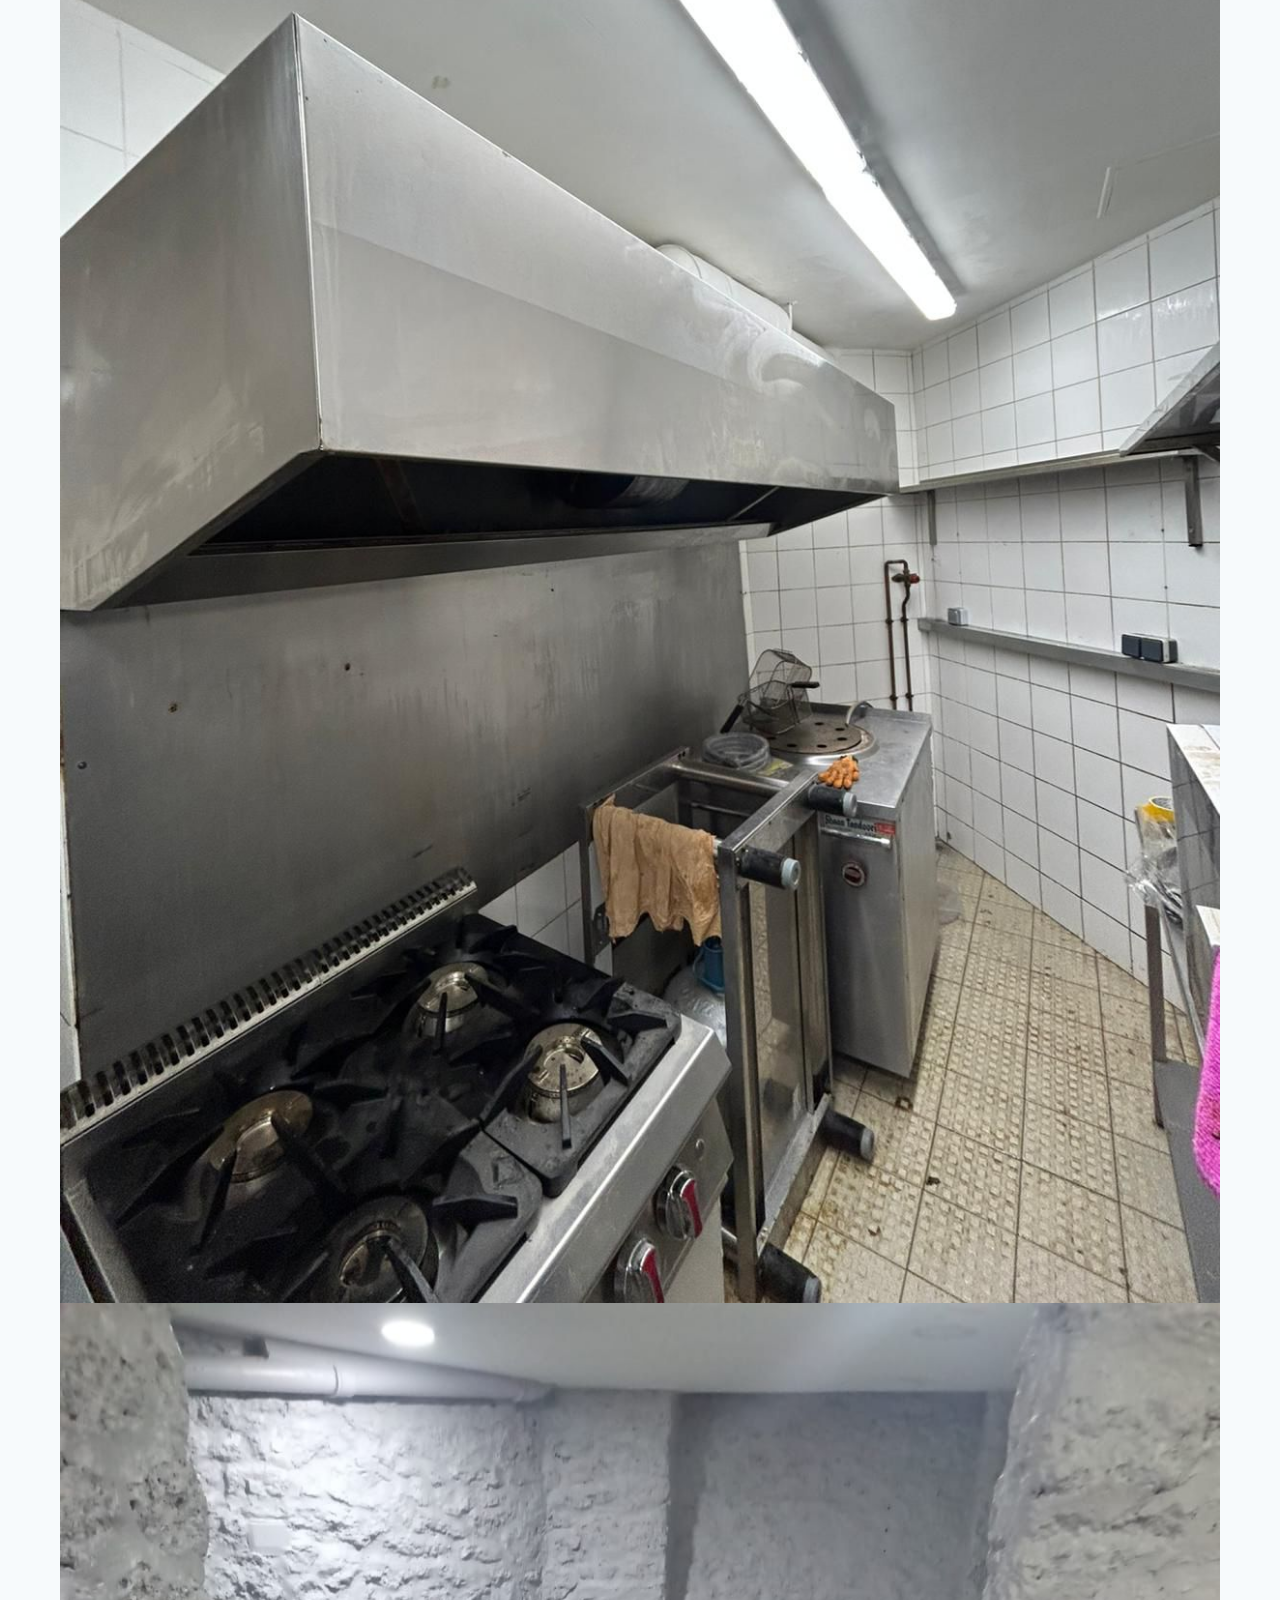
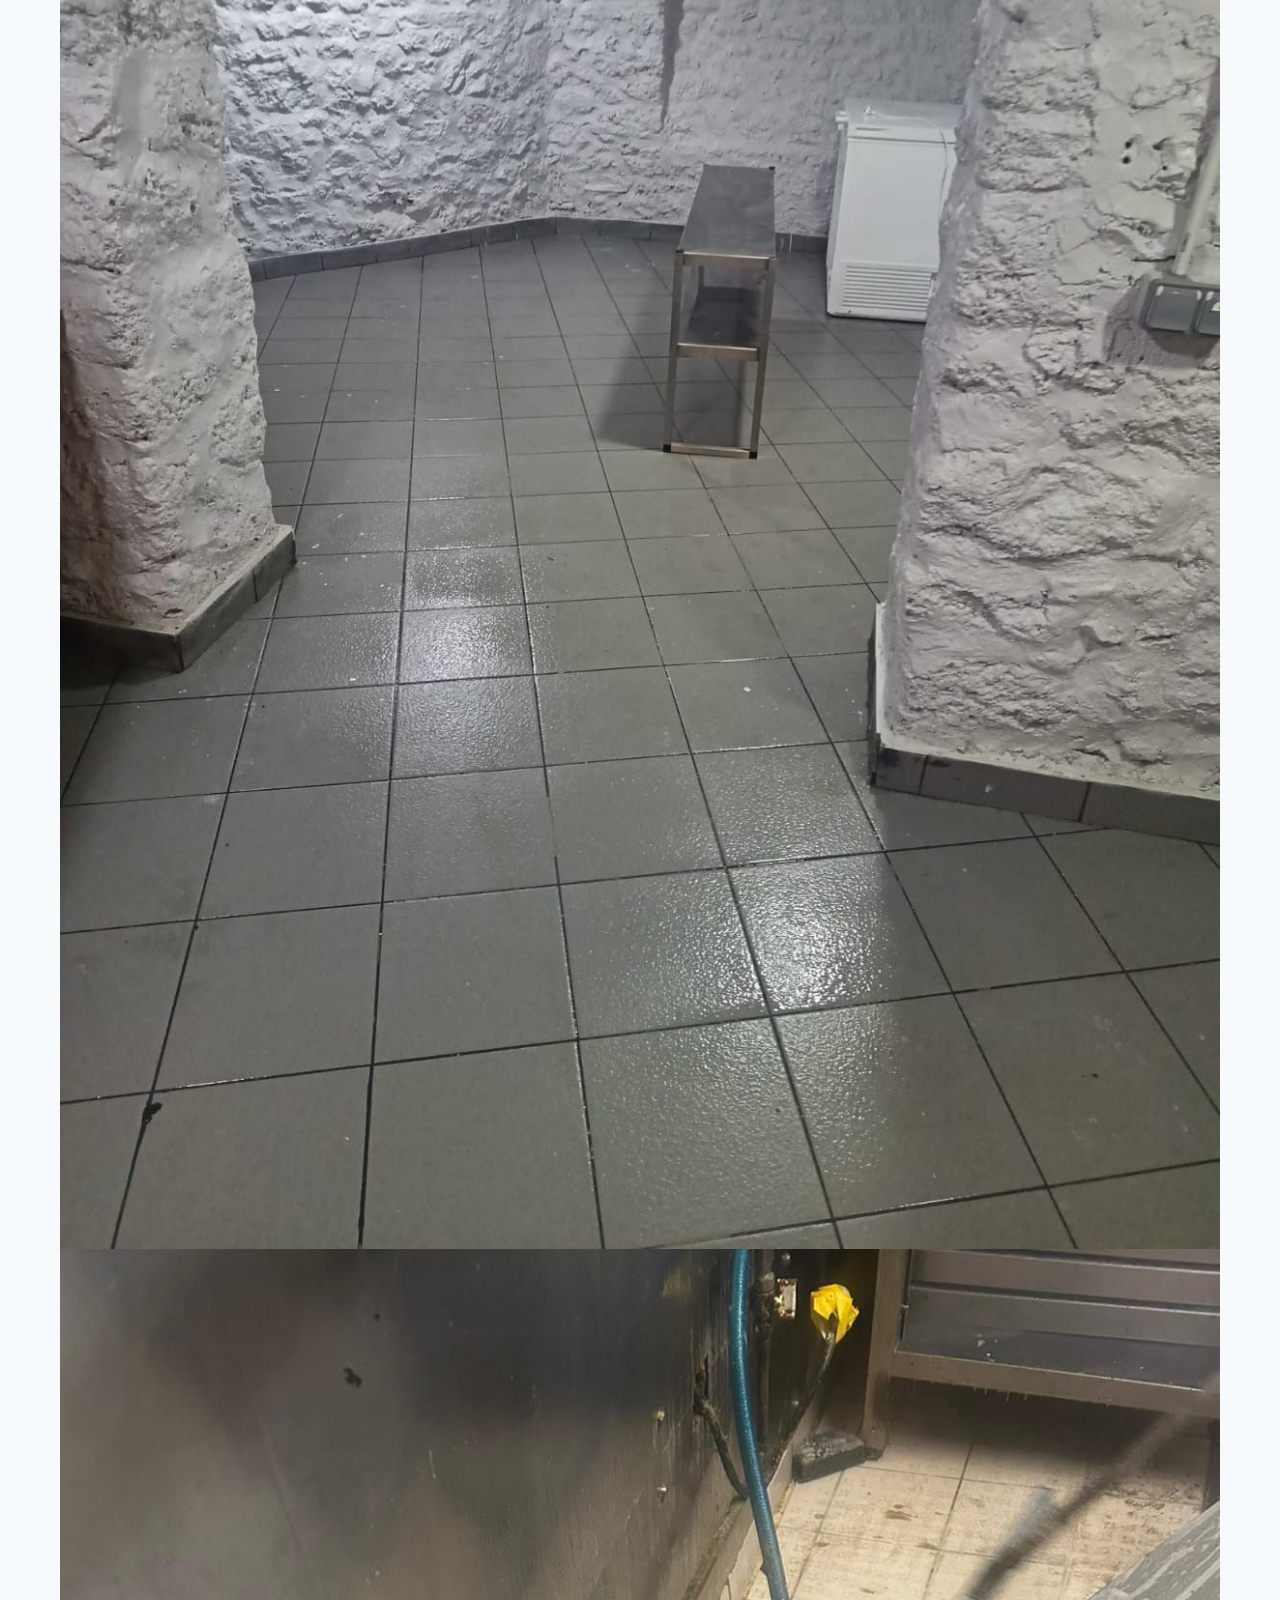
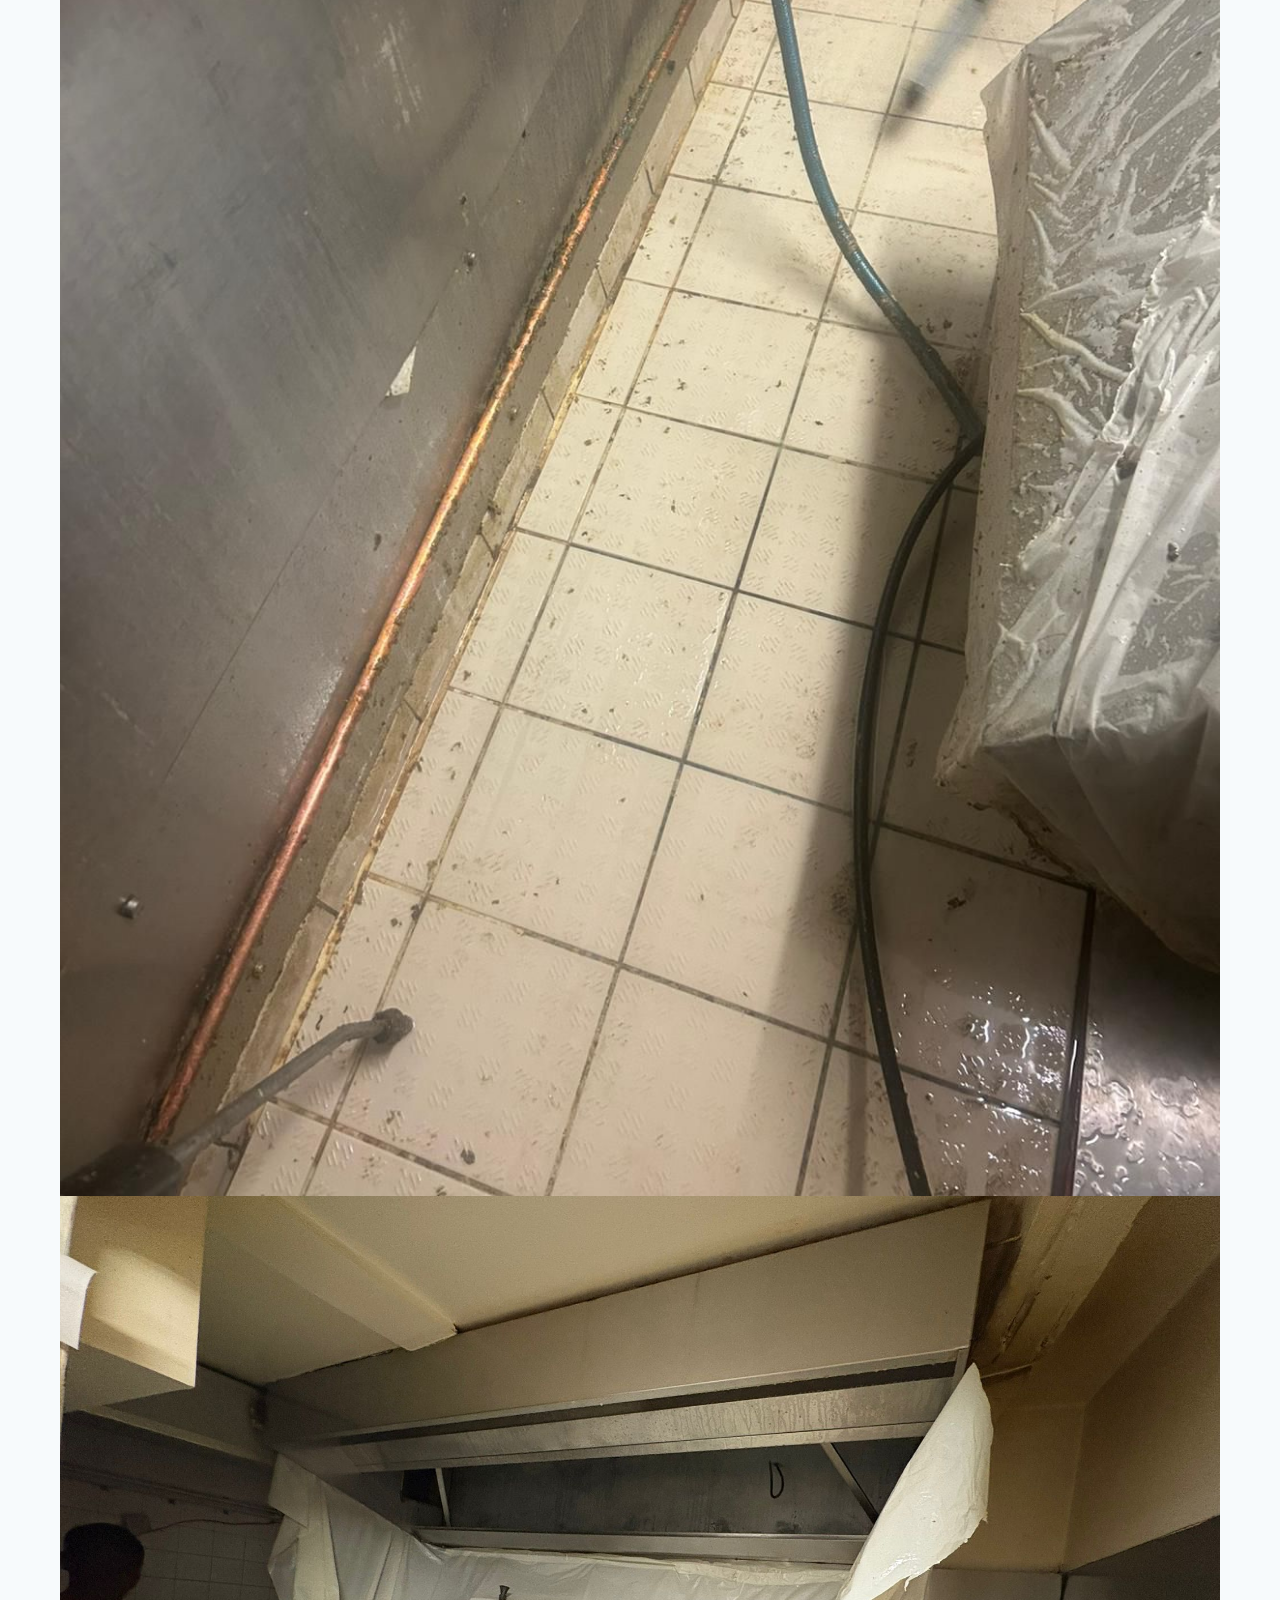
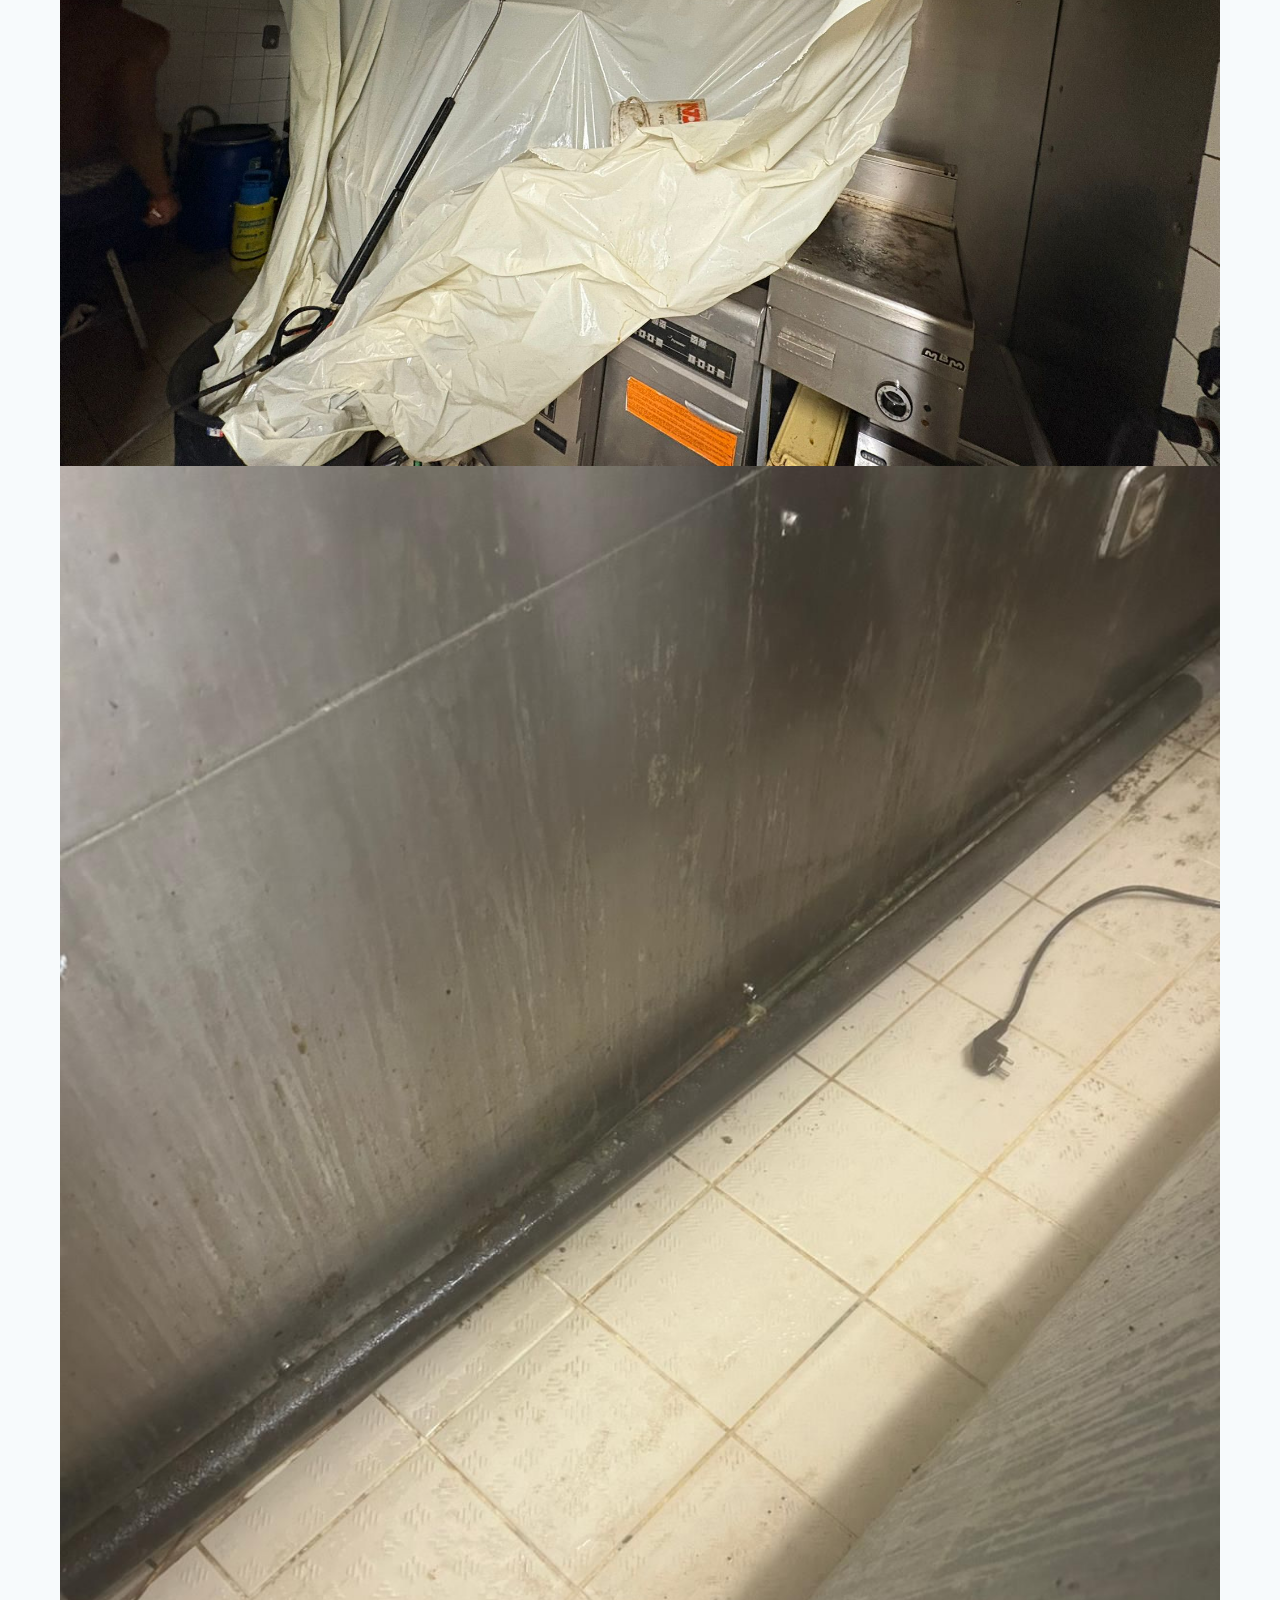
<file: service-degraissage-hottes.html>
<!DOCTYPE html>
<html lang='fr'>
<head>
  <meta charset='utf-8'>
  <meta name='viewport' content='width=device-width, initial-scale=1'>
  <title>Dégrissage hottes | Altura France Proprete</title>
  <meta name='description' content='Dégrissage hottes professionnelles - Altura France Proprete'>
  <link rel='preconnect' href='https://fonts.googleapis.com'>
  <link rel='preconnect' href='https://fonts.gstatic.com' crossorigin>
  <link href='https://fonts.googleapis.com/css2?family=Manrope:wght@400;500;600;700;800&display=swap' rel='stylesheet'>
  <link rel='stylesheet' href='css/style.css'>
</head>
<body>
<header class='site-header' id='top'>
    <div class='topbar'><div class='container topbar__inner'><p class='topbar__item'><span aria-hidden='true'>E-mail</span> <a href='mailto:contact.alturafrance@gmail.com'>contact.alturafrance@gmail.com</a></p><p class='topbar__item'><span aria-hidden='true'>Telephone</span> <a href='tel:+33674410324'>06.74.41.03.24</a></p></div></div>
    <div class='nav-shell'><div class='container nav-shell__inner'>
      <a class='brand' href='index.html' aria-label='Accueil Altura France Proprete'><img src='images/logo-altura-france-proprete.svg' alt='altura france proprete logo' width='174' height='48'><span class='brand__fallback'>Altura France Proprete</span></a>
      <button class='nav-toggle' type='button' aria-expanded='false' aria-controls='site-nav' aria-label='Ouvrir le menu'><span></span><span></span><span></span></button>
      <nav class='site-nav' id='site-nav' aria-label='Navigation principale'><ul class='site-nav__list'>
        <li><a href='index.html'>Accueil</a></li>
        <li><a href='about.html'>À propos</a></li>
        <li><a href='projects.html'>Projets</a></li>
        <li><a href='contact.html'>Contact</a></li>
        <li><a href='service-degraissage-hottes.html'>nettoyage hottes de cuisine</a></li>
        <li><a href='service-nettoyage-cuisines-pro.html'>Nettoyage cuisines professionnel</a></li>
        <li><a class='btn btn--sm' href='index.html#devis'>CONTACTEZ-NOUS</a></li>
      </ul></nav>
    </div></div>
  </header>

  <main id="contenu" style="margin-top: 100px;">
    <section class='page-hero' aria-labelledby='service-title'><div class='page-hero__media'></div><div class='container page-hero__content'><p class='breadcrumbs'><a href='index.html'>Accueil</a> <span>›</span> <a href='index.html#services-title'>Services</a> <span>›</span> <span>Dégrissage hottes</span></p><h1 id='service-title'>Dégrissage hottes</h1></div></section>

    <section class='service-page'>
      <div class='container service-page__grid'>
        <article class='service-page__card'>
          <img src='images/about.jpg' alt='Dégrissage hottes professionnelles' loading='lazy'>
          <div class='service-page__content'>
            <p class='eyebrow'>SERVICE</p>
            <h2>Dégrissage hottes professionnelles</h2>
            <p>Le dégraissage des hottes professionnelles est indispensable pour garantir l’hygiène, la sécurité et le bon fonctionnement des cuisines professionnelles. Avec le temps, les graisses et résidus de cuisson s’accumulent dans les hottes, les filtres et les conduits d’extraction, ce qui peut entraîner des mauvaises odeurs, une baisse de performance du système de ventilation et un risque d’incendie.

Altura France Propreté propose un service de nettoyage et dégraissage de hottes professionnelles adapté aux restaurants, hôtels, collectivités et cuisines professionnelles.</p>
            <h3>Une intervention complète</h3>
            <p>Nos équipes réalisent un nettoyage approfondi de l’ensemble du système d’extraction :

Dégraissage de la hotte (intérieur et extérieur)

Nettoyage et dégraissage des filtres

Nettoyage des conduits d’extraction

Élimination des dépôts de graisse et résidus de cuisson

Nous utilisons des produits professionnels et des techniques adaptées afin de garantir un résultat efficace et durable.</p>
           <h3>Une intervention complète</h3>
           <p>Nous intervenons auprès de nombreux établissements :

Restaurants et brasseries

Hôtels

Cantines et cuisines collectives

Boulangeries et pâtisseries

Traiteurs et cuisines industrielles

Nos interventions peuvent être planifiées en dehors des heures d’activité afin de ne pas perturber votre service.</p>
            <p>Pour plus d'informations sur cette prestation, contactez-nous afin de recevoir un devis adapte a votre besoin.</p>
            <div class='hero__actions'>
              <a class='btn' href='tel:+33674410324'>Appelez-nous</a>
              <a class='btn btn--ghost' href='index.html#devis'>Demander un devis</a>
            </div>
          </div>
        </article>




        
        <aside class='service-page__aside' aria-label='Informations service'>
          <h3>Informations</h3>
          <ul>
              <li>Hottes de restaurants</li>
              <li>Cuisines industrielles</li>
              <li>Nettoyage complet</li>
              <li>Normes HACCP</li>
              <li>Intervention planifiee</li>
          </ul>
          <h3 style='margin-top:1rem;'>Navigation</h3>
          <ul>
            <li><a href='index.html#services-title'>Retour aux services</a></li>
            <li><a href='projects.html'>Voir les projets</a></li>
            <li><a href='about.html'>A propos</a></li>
          </ul>
        </aside>
      </div>
    </section>
  </main>


<section class="projects-gallery" aria-labelledby="gallery-title">
      <div class="container">
        <div class="section-head section-head--center">
          <p class="eyebrow">GALERIE</p>
          <h2 id="gallery-title">Photos de nos interventions</h2>
        </div>
        <div class="auto-gallery-grid" data-gallery-root="imageG/">
          <div class="auto-gallery" data-interval="1800" aria-live="off">
            <img src="imageG/intervention1.jpg" alt="Galerie projet nettoyage 1" loading="lazy" class="is-active">
            <img src="imageG/intervention2.jpg" alt="Galerie projet nettoyage 1 - 2" loading="lazy">
            <img src="imageG/intervention3.jpg" alt="Galerie projet nettoyage 1 - 3" loading="lazy">
          </div>
          <div class="auto-gallery" data-interval="1800" aria-live="off">
            <img src="imageG/intervention4.jpg" alt="Galerie projet nettoyage 2" loading="lazy" class="is-active">
            <img src="imageG/intervention5.jpg" alt="Galerie projet nettoyage 2 - 2" loading="lazy">
            <img src="imageG/intervention6.jpg" alt="Galerie projet nettoyage 2 - 3" loading="lazy">
          </div>
          <div class="auto-gallery" data-interval="1800" aria-live="off">
            <img src="imageG/intervention7.jpg" alt="Galerie projet nettoyage 3" loading="lazy" class="is-active">
            <img src="imageG/intervention8.jpg" alt="Galerie projet nettoyage 3 - 2" loading="lazy">
            <img src="imageG/intervention9.jpg" alt="Galerie projet nettoyage 3 - 3" loading="lazy">
          </div>
        </div>
      </div>
    </section>


  <footer class="site-footer">
    <div class="container footer__grid">
      <div>
        <a class="brand brand--footer" href="#top">
          <img src="images/logo-altura-france-proprete-blanc.svg" alt="altura france proprete logo" width="174" height="48">
          <span class="brand__fallback">Altura France Propreté</span>
        </a>
        <p>Nous offrons des solutions de nettoyage professionnelles.</p>
      </div>

      <div>
        <h2>Services</h2>
        <ul class="footer-links">
          <li><a href="service-nettoyage-residentiel.html">Nettoyage résidentiel</a></li>
          <li><a href="service-nettoyage-commercial.html">Nettoyage commercial</a></li>
          <li><a href="service-nettoyage-industriel.html">Nettoyage industriel</a></li>
          <li><a href="service-bureaux.html">Entretien de bureaux</a></li>
          <li><a href="service-deratisation.html">Dératisation</a></li>
          <li><a href="service-panne-hottes.html">Panne de hottes</a></li>
          <li><a href="service-degraissage-hottes.html">Dégrissage hottes</a></li>
          <li><a href="service-nettoyage-cuisines-pro.html">Nettoyage cuisines pro</a></li>
          <li><a href="service-produits-ecologiques.html">Produits écologiques</a></li>
        </ul>
      </div>

      <div>
        <h2>Contact</h2>
        <ul class="footer-links">
          <li><a href="mailto:contact.alturafrance@gmail.com">contact.alturafrance@gmail.com</a></li>
          <li><a href="tel:+33674410324">06.74.41.03.24</a></li>
        </ul>
      </div>

      <div>
        <h2>Autres questions?</h2>
        <p>contacter nous pour une intervention rapide et efficace</p>
<form class="newsletter-form" action="#" method="post" novalidate>
          <label class="sr-only" for="newsletter-tel">Entrez votre numéro de téléphone</label>
          <input id="newsletter-tel" type="tel" name="newsletter-tel" placeholder="Votre numéro de téléphone ici">
          <button type="submit">Envoyer votre demande maintenant</button>
        </form>
      </div>
    </div>

    <div class="container footer__bottom">
      <p>© <span id="year"></span> Altura France Propreté. Tous droits réservés.</p>
      <a href="#top">Retour en haut</a>
    </div>
  </footer>

  <script src='js/main.js'></script>
</body>
</html>
</file>
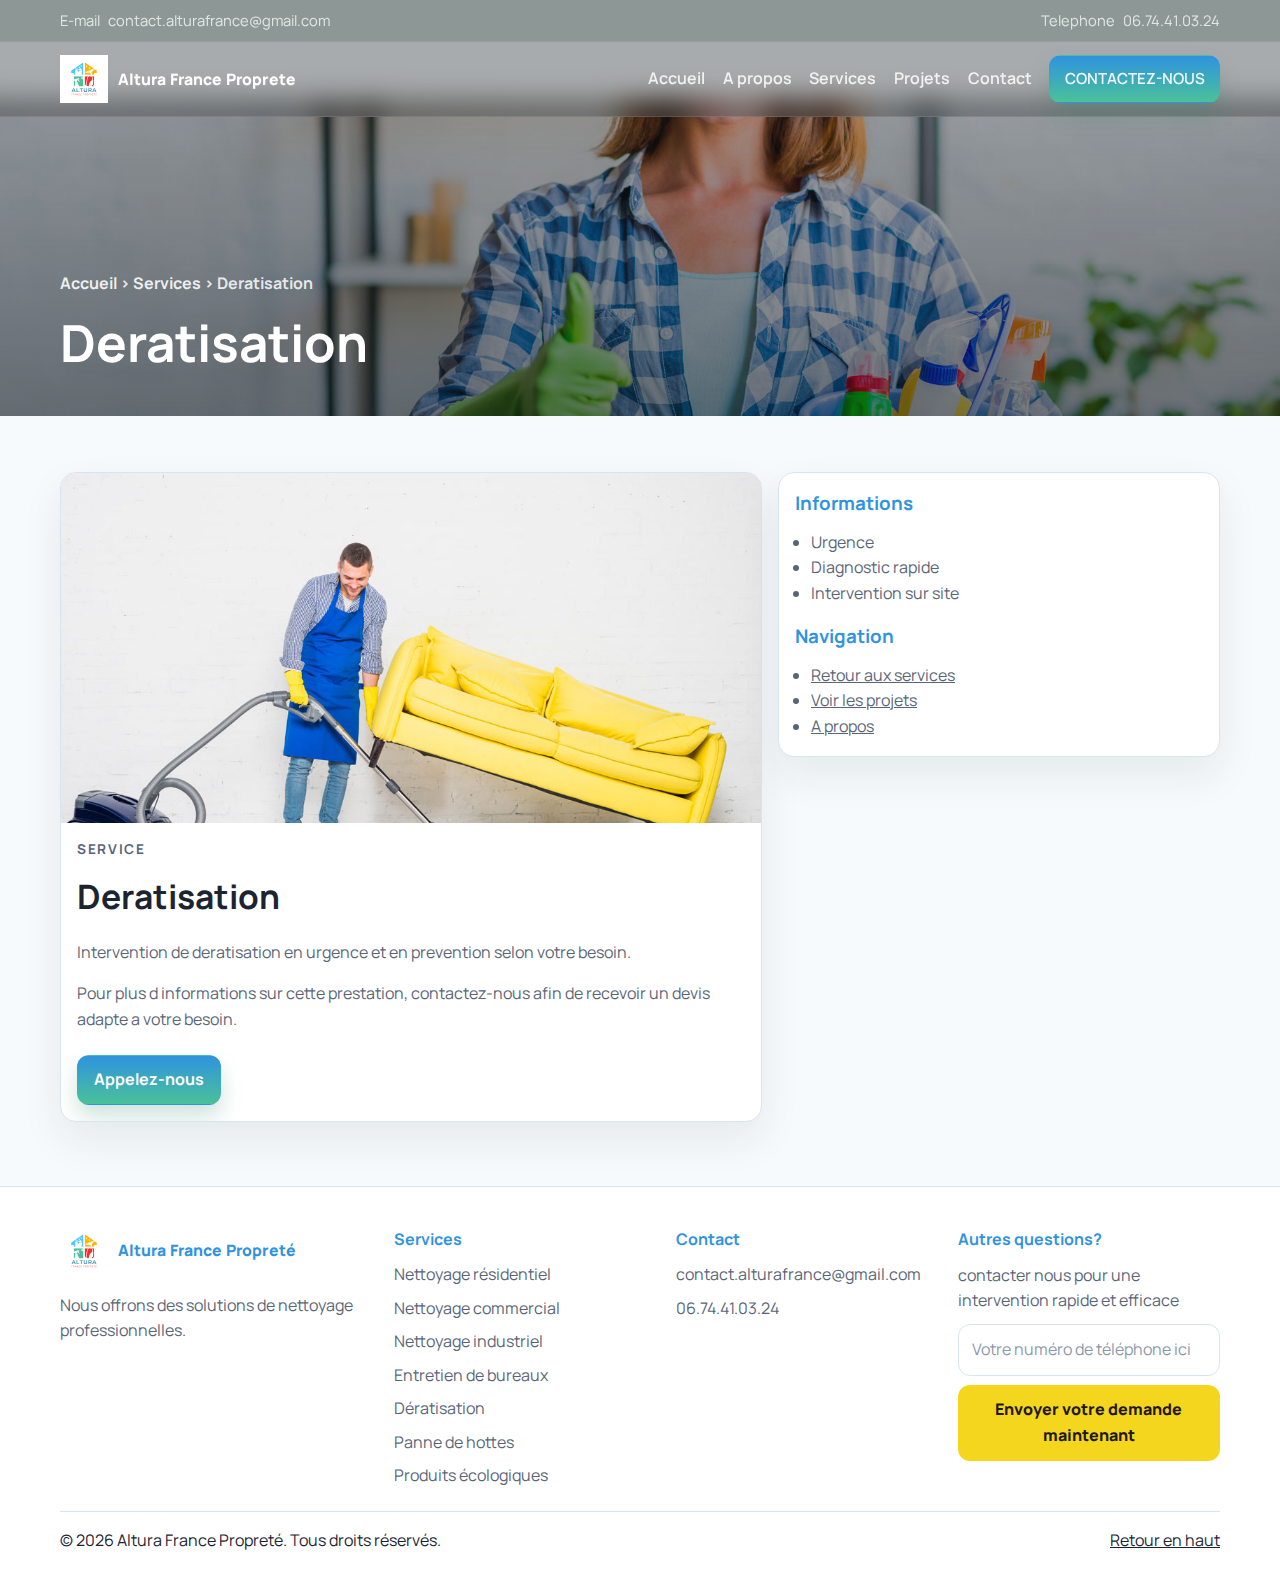
<file: service-deratisation.html>
<!DOCTYPE html>
<html lang='fr'>
<head>
  <meta charset='utf-8'>
  <meta name='viewport' content='width=device-width, initial-scale=1'>
  <title>Deratisation | Altura France Proprete</title>
  <meta name='description' content='Deratisation - Altura France Proprete'>
  <link rel='preconnect' href='https://fonts.googleapis.com'>
  <link rel='preconnect' href='https://fonts.gstatic.com' crossorigin>
  <link href='https://fonts.googleapis.com/css2?family=Manrope:wght@400;500;600;700;800&display=swap' rel='stylesheet'>
  <link rel='stylesheet' href='css/style.css'>
</head>
<body>
<header class='site-header' id='top'>
    <div class='topbar'><div class='container topbar__inner'><p class='topbar__item'><span aria-hidden='true'>E-mail</span> <a href='mailto:contact.alturafrance@gmail.com'>contact.alturafrance@gmail.com</a></p><p class='topbar__item'><span aria-hidden='true'>Telephone</span> <a href='tel:+33674410324'>06.74.41.03.24</a></p></div></div>
    <div class='nav-shell'><div class='container nav-shell__inner'>
      <a class='brand' href='index.html' aria-label='Accueil Altura France Proprete'><img src='images/logo-altura-france-proprete.svg' alt='altura france proprete logo' width='174' height='48'><span class='brand__fallback'>Altura France Proprete</span></a>
      <button class='nav-toggle' type='button' aria-expanded='false' aria-controls='site-nav' aria-label='Ouvrir le menu'><span></span><span></span><span></span></button>
      <nav class='site-nav' id='site-nav' aria-label='Navigation principale'><ul class='site-nav__list'>
        <li><a href='index.html'>Accueil</a></li>
        <li><a href='about.html'>A propos</a></li>
        <li><a href='services.html'>Services</a></li>
        <li><a href='projects.html'>Projets</a></li>
        <li><a href='contact.html'>Contact</a></li>
        <li><a class='btn btn--sm' href='index.html#devis'>CONTACTEZ-NOUS</a></li>
      </ul></nav>
    </div></div>
  </header>

  <main id="contenu" style="margin-top: 100px;">
    <section class='page-hero' aria-labelledby='service-title'><div class='page-hero__media'></div><div class='container page-hero__content'><p class='breadcrumbs'><a href='index.html'>Accueil</a> <span>›</span> <a href='services.html'>Services</a> <span>›</span> <span>Deratisation</span></p><h1 id='service-title'>Deratisation</h1></div></section>

    <section class='service-page'>
      <div class='container service-page__grid'>
        <article class='service-page__card'>
          <img src='images/work-5.jpg' alt='Deratisation' loading='lazy'>
          <div class='service-page__content'>
            <p class='eyebrow'>SERVICE</p>
            <h2>Deratisation</h2>
            <p>Intervention de deratisation en urgence et en prevention selon votre besoin.</p>
            <p>Pour plus d informations sur cette prestation, contactez-nous afin de recevoir un devis adapte a votre besoin.</p>
            <div class='hero__actions'>
              <a class='btn' href='tel:+33674410324'>Appelez-nous</a>
              <a class='btn btn--ghost' href='index.html#devis'>Demander un devis</a>
            </div>
          </div>
        </article>

        <aside class='service-page__aside' aria-label='Informations service'>
          <h3>Informations</h3>
          <ul>
              <li>Urgence</li>
              <li>Diagnostic rapide</li>
              <li>Intervention sur site</li>
          </ul>
          <h3 style='margin-top:1rem;'>Navigation</h3>
          <ul>
            <li><a href='services.html'>Retour aux services</a></li>
            <li><a href='projects.html'>Voir les projets</a></li>
            <li><a href='about.html'>A propos</a></li>
          </ul>
        </aside>
      </div>
    </section>
  </main>
  <footer class="site-footer">
    <div class="container footer__grid">
      <div>
        <a class="brand brand--footer" href="#top">
          <img src="images/logo-altura-france-proprete-blanc.svg" alt="altura france proprete logo" width="174" height="48">
          <span class="brand__fallback">Altura France Propreté</span>
        </a>
        <p>Nous offrons des solutions de nettoyage professionnelles.</p>
      </div>

      <div>
        <h2>Services</h2>
        <ul class="footer-links">
          <li><a href="service-nettoyage-residentiel.html">Nettoyage résidentiel</a></li>
          <li><a href="service-nettoyage-commercial.html">Nettoyage commercial</a></li>
          <li><a href="service-nettoyage-industriel.html">Nettoyage industriel</a></li>
          <li><a href="service-bureaux.html">Entretien de bureaux</a></li>
          <li><a href="service-deratisation.html">Dératisation</a></li>
          <li><a href="service-panne-hottes.html">Panne de hottes</a></li>
          <li><a href="service-produits-ecologiques.html">Produits écologiques</a></li>
        </ul>
      </div>

      <div>
        <h2>Contact</h2>
        <ul class="footer-links">
          <li><a href="mailto:contact.alturafrance@gmail.com">contact.alturafrance@gmail.com</a></li>
          <li><a href="tel:+33674410324">06.74.41.03.24</a></li>
        </ul>
      </div>

      <div>
        <h2>Autres questions?</h2>
        <p>contacter nous pour une intervention rapide et efficace</p>
<form class="newsletter-form" action="#" method="post" novalidate>
          <label class="sr-only" for="newsletter-tel">Entrez votre numéro de téléphone</label>
          <input id="newsletter-tel" type="tel" name="newsletter-tel" placeholder="Votre numéro de téléphone ici">
          <button type="submit">Envoyer votre demande maintenant</button>
        </form>
      </div>
    </div>

    <div class="container footer__bottom">
      <p>© <span id="year"></span> Altura France Propreté. Tous droits réservés.</p>
      <a href="#top">Retour en haut</a>
    </div>
  </footer>

  <script src='js/main.js'></script>
</body>
</html>
</file>
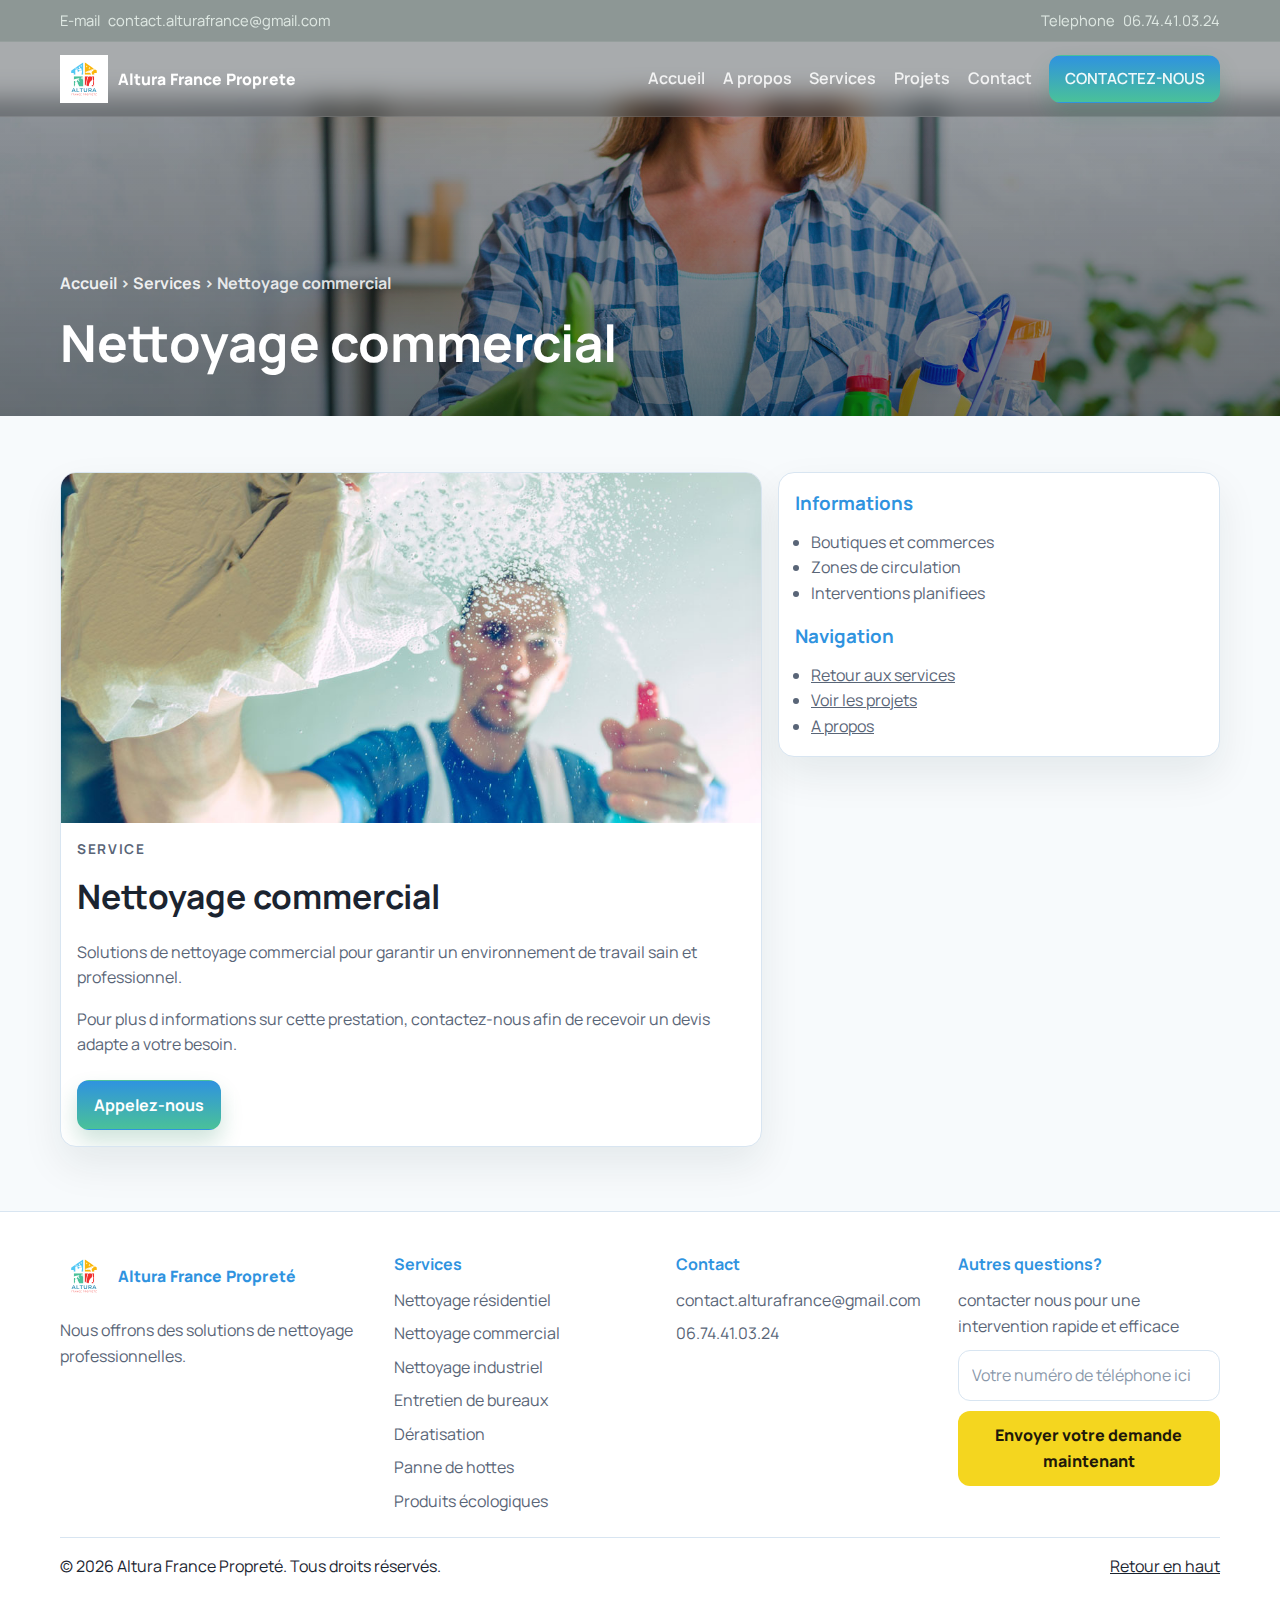
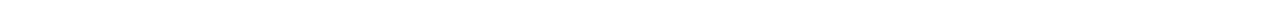
<file: service-nettoyage-commercial.html>
<!DOCTYPE html>
<html lang='fr'>
<head>
  <meta charset='utf-8'>
  <meta name='viewport' content='width=device-width, initial-scale=1'>
  <title>Nettoyage commercial | Altura France Proprete</title>
  <meta name='description' content='Nettoyage commercial - Altura France Proprete'>
  <link rel='preconnect' href='https://fonts.googleapis.com'>
  <link rel='preconnect' href='https://fonts.gstatic.com' crossorigin>
  <link href='https://fonts.googleapis.com/css2?family=Manrope:wght@400;500;600;700;800&display=swap' rel='stylesheet'>
  <link rel='stylesheet' href='css/style.css'>
</head>
<body>
<header class='site-header' id='top'>
    <div class='topbar'><div class='container topbar__inner'><p class='topbar__item'><span aria-hidden='true'>E-mail</span> <a href='mailto:contact.alturafrance@gmail.com'>contact.alturafrance@gmail.com</a></p><p class='topbar__item'><span aria-hidden='true'>Telephone</span> <a href='tel:+33674410324'>06.74.41.03.24</a></p></div></div>
    <div class='nav-shell'><div class='container nav-shell__inner'>
      <a class='brand' href='index.html' aria-label='Accueil Altura France Proprete'><img src='images/logo-altura-france-proprete.svg' alt='altura france proprete logo' width='174' height='48'><span class='brand__fallback'>Altura France Proprete</span></a>
      <button class='nav-toggle' type='button' aria-expanded='false' aria-controls='site-nav' aria-label='Ouvrir le menu'><span></span><span></span><span></span></button>
      <nav class='site-nav' id='site-nav' aria-label='Navigation principale'><ul class='site-nav__list'>
        <li><a href='index.html'>Accueil</a></li>
        <li><a href='about.html'>A propos</a></li>
        <li><a href='services.html'>Services</a></li>
        <li><a href='projects.html'>Projets</a></li>
        <li><a href='contact.html'>Contact</a></li>
        <li><a class='btn btn--sm' href='index.html#devis'>CONTACTEZ-NOUS</a></li>
      </ul></nav>
    </div></div>
  </header>

  <main id="contenu" style="margin-top: 100px;">
    <section class='page-hero' aria-labelledby='service-title'><div class='page-hero__media'></div><div class='container page-hero__content'><p class='breadcrumbs'><a href='index.html'>Accueil</a> <span>›</span> <a href='services.html'>Services</a> <span>›</span> <span>Nettoyage commercial</span></p><h1 id='service-title'>Nettoyage commercial</h1></div></section>

    <section class='service-page'>
      <div class='container service-page__grid'>
        <article class='service-page__card'>
          <img src='images/image_2.jpg' alt='Nettoyage commercial' loading='lazy'>
          <div class='service-page__content'>
            <p class='eyebrow'>SERVICE</p>
            <h2>Nettoyage commercial</h2>
            <p>Solutions de nettoyage commercial pour garantir un environnement de travail sain et professionnel.</p>
            <p>Pour plus d informations sur cette prestation, contactez-nous afin de recevoir un devis adapte a votre besoin.</p>
            <div class='hero__actions'>
              <a class='btn' href='tel:+33674410324'>Appelez-nous</a>
              <a class='btn btn--ghost' href='index.html#devis'>Demander un devis</a>
            </div>
          </div>
        </article>

        <aside class='service-page__aside' aria-label='Informations service'>
          <h3>Informations</h3>
          <ul>
              <li>Boutiques et commerces</li>
              <li>Zones de circulation</li>
              <li>Interventions planifiees</li>
          </ul>
          <h3 style='margin-top:1rem;'>Navigation</h3>
          <ul>
            <li><a href='services.html'>Retour aux services</a></li>
            <li><a href='projects.html'>Voir les projets</a></li>
            <li><a href='about.html'>A propos</a></li>
          </ul>
        </aside>
      </div>
    </section>
  </main>
  <footer class="site-footer">
    <div class="container footer__grid">
      <div>
        <a class="brand brand--footer" href="#top">
          <img src="images/logo-altura-france-proprete-blanc.svg" alt="altura france proprete logo" width="174" height="48">
          <span class="brand__fallback">Altura France Propreté</span>
        </a>
        <p>Nous offrons des solutions de nettoyage professionnelles.</p>
      </div>

      <div>
        <h2>Services</h2>
        <ul class="footer-links">
          <li><a href="service-nettoyage-residentiel.html">Nettoyage résidentiel</a></li>
          <li><a href="service-nettoyage-commercial.html">Nettoyage commercial</a></li>
          <li><a href="service-nettoyage-industriel.html">Nettoyage industriel</a></li>
          <li><a href="service-bureaux.html">Entretien de bureaux</a></li>
          <li><a href="service-deratisation.html">Dératisation</a></li>
          <li><a href="service-panne-hottes.html">Panne de hottes</a></li>
          <li><a href="service-produits-ecologiques.html">Produits écologiques</a></li>
        </ul>
      </div>

      <div>
        <h2>Contact</h2>
        <ul class="footer-links">
          <li><a href="mailto:contact.alturafrance@gmail.com">contact.alturafrance@gmail.com</a></li>
          <li><a href="tel:+33674410324">06.74.41.03.24</a></li>
        </ul>
      </div>

      <div>
        <h2>Autres questions?</h2>
        <p>contacter nous pour une intervention rapide et efficace</p>
<form class="newsletter-form" action="#" method="post" novalidate>
          <label class="sr-only" for="newsletter-tel">Entrez votre numéro de téléphone</label>
          <input id="newsletter-tel" type="tel" name="newsletter-tel" placeholder="Votre numéro de téléphone ici">
          <button type="submit">Envoyer votre demande maintenant</button>
        </form>
      </div>
    </div>

    <div class="container footer__bottom">
      <p>© <span id="year"></span> Altura France Propreté. Tous droits réservés.</p>
      <a href="#top">Retour en haut</a>
    </div>
  </footer>

  <script src='js/main.js'></script>
</body>
</html>
</file>
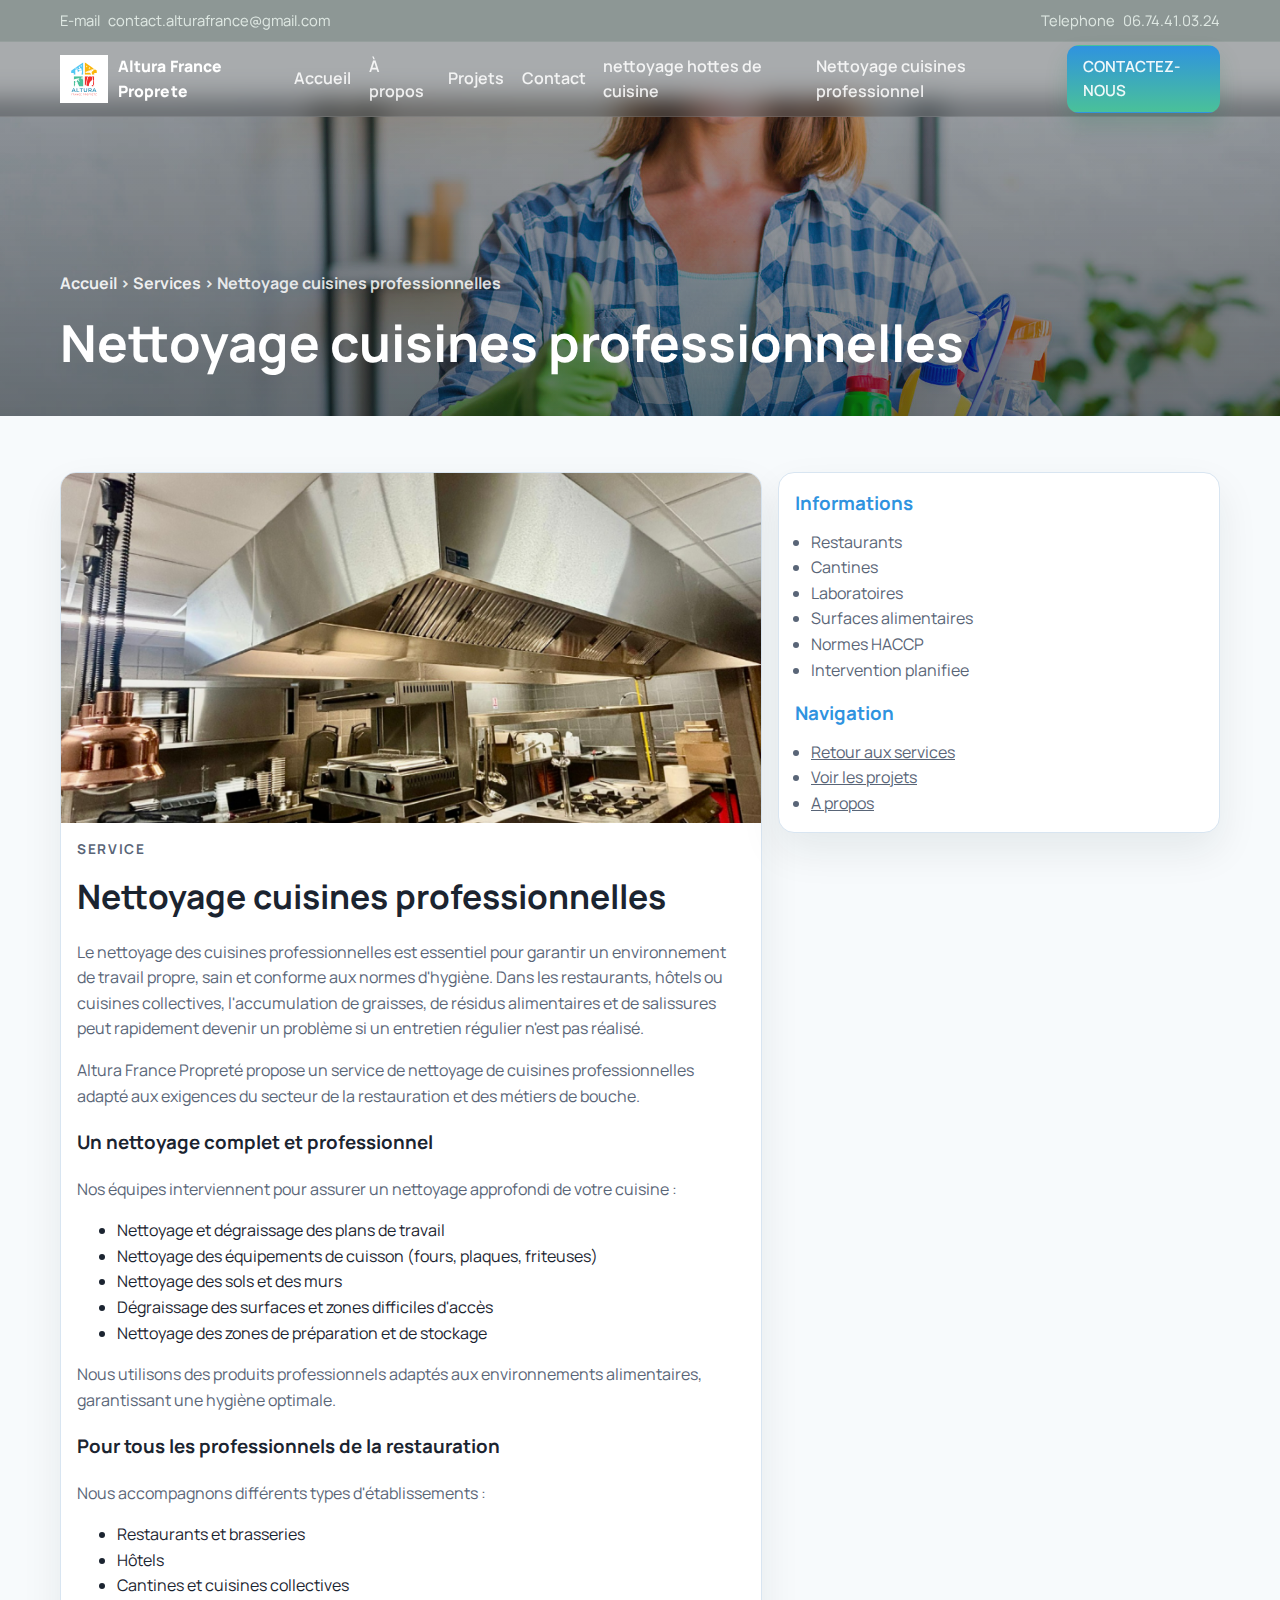
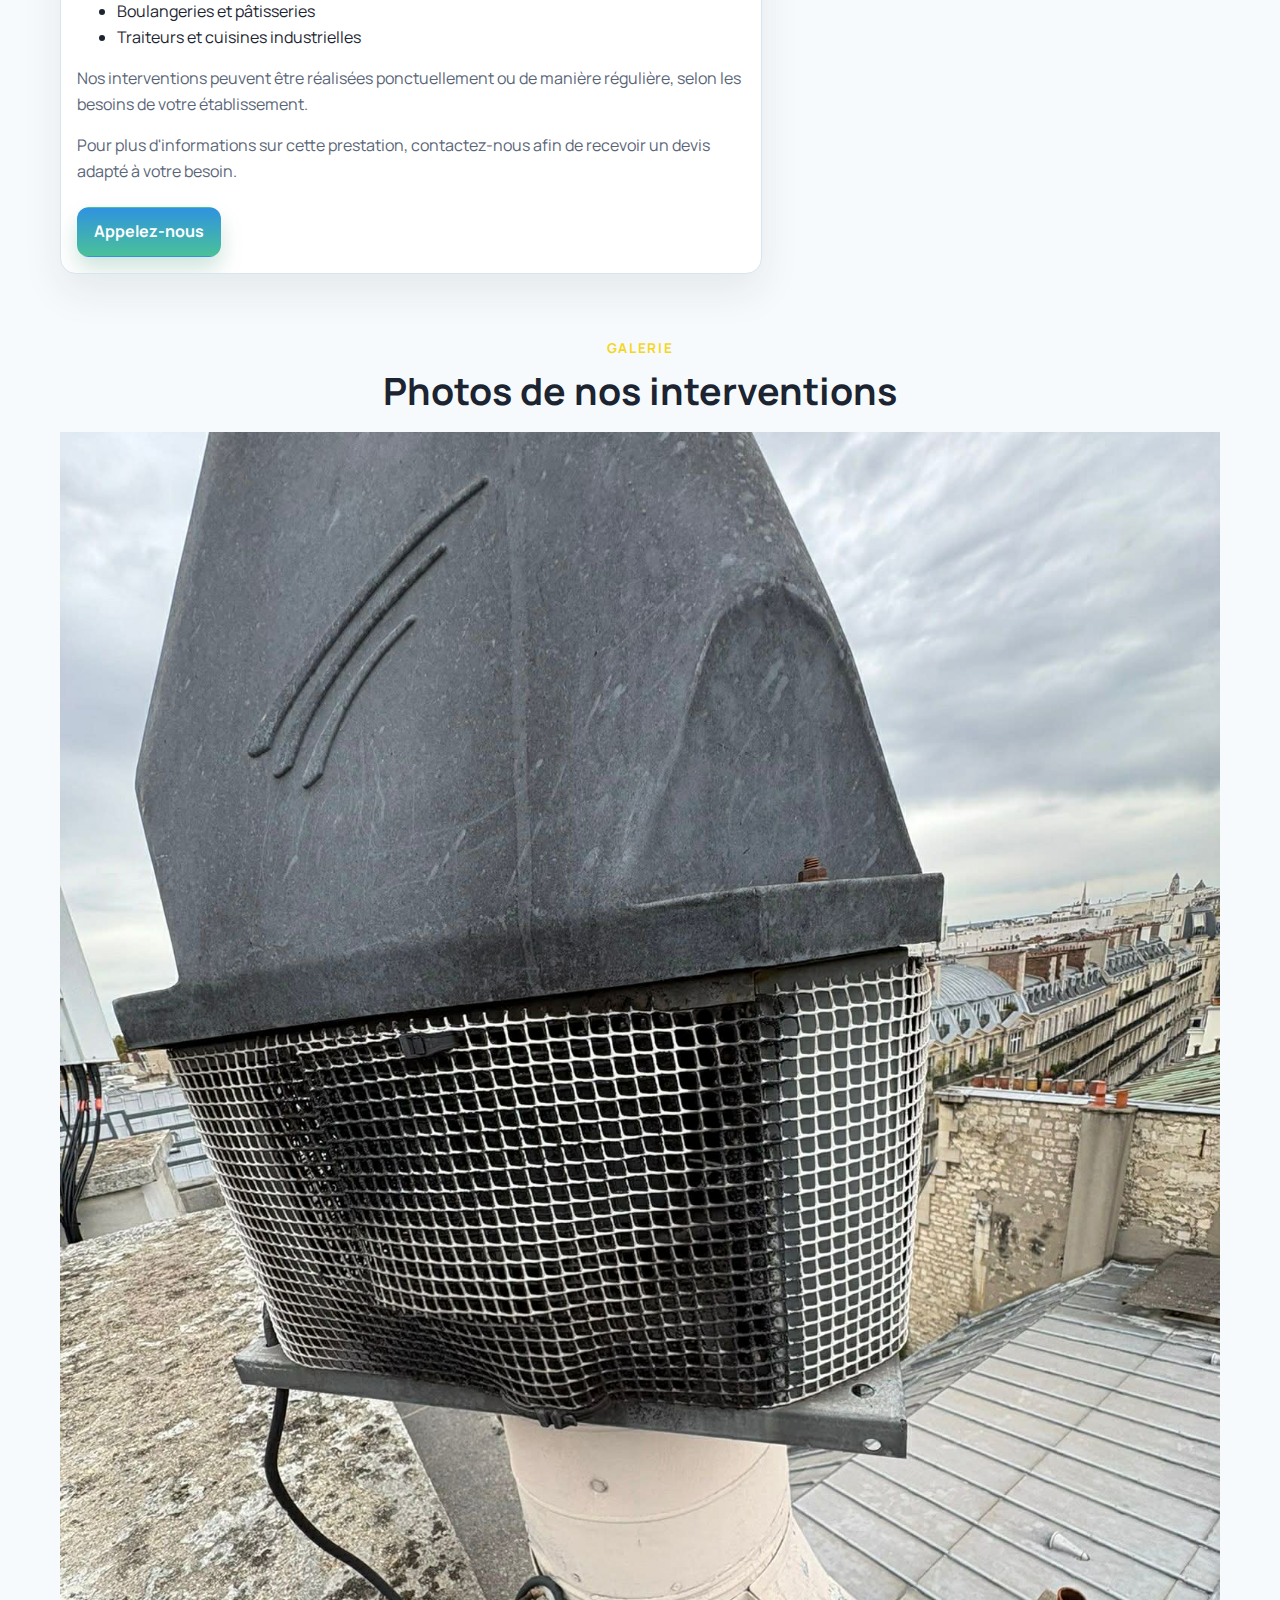
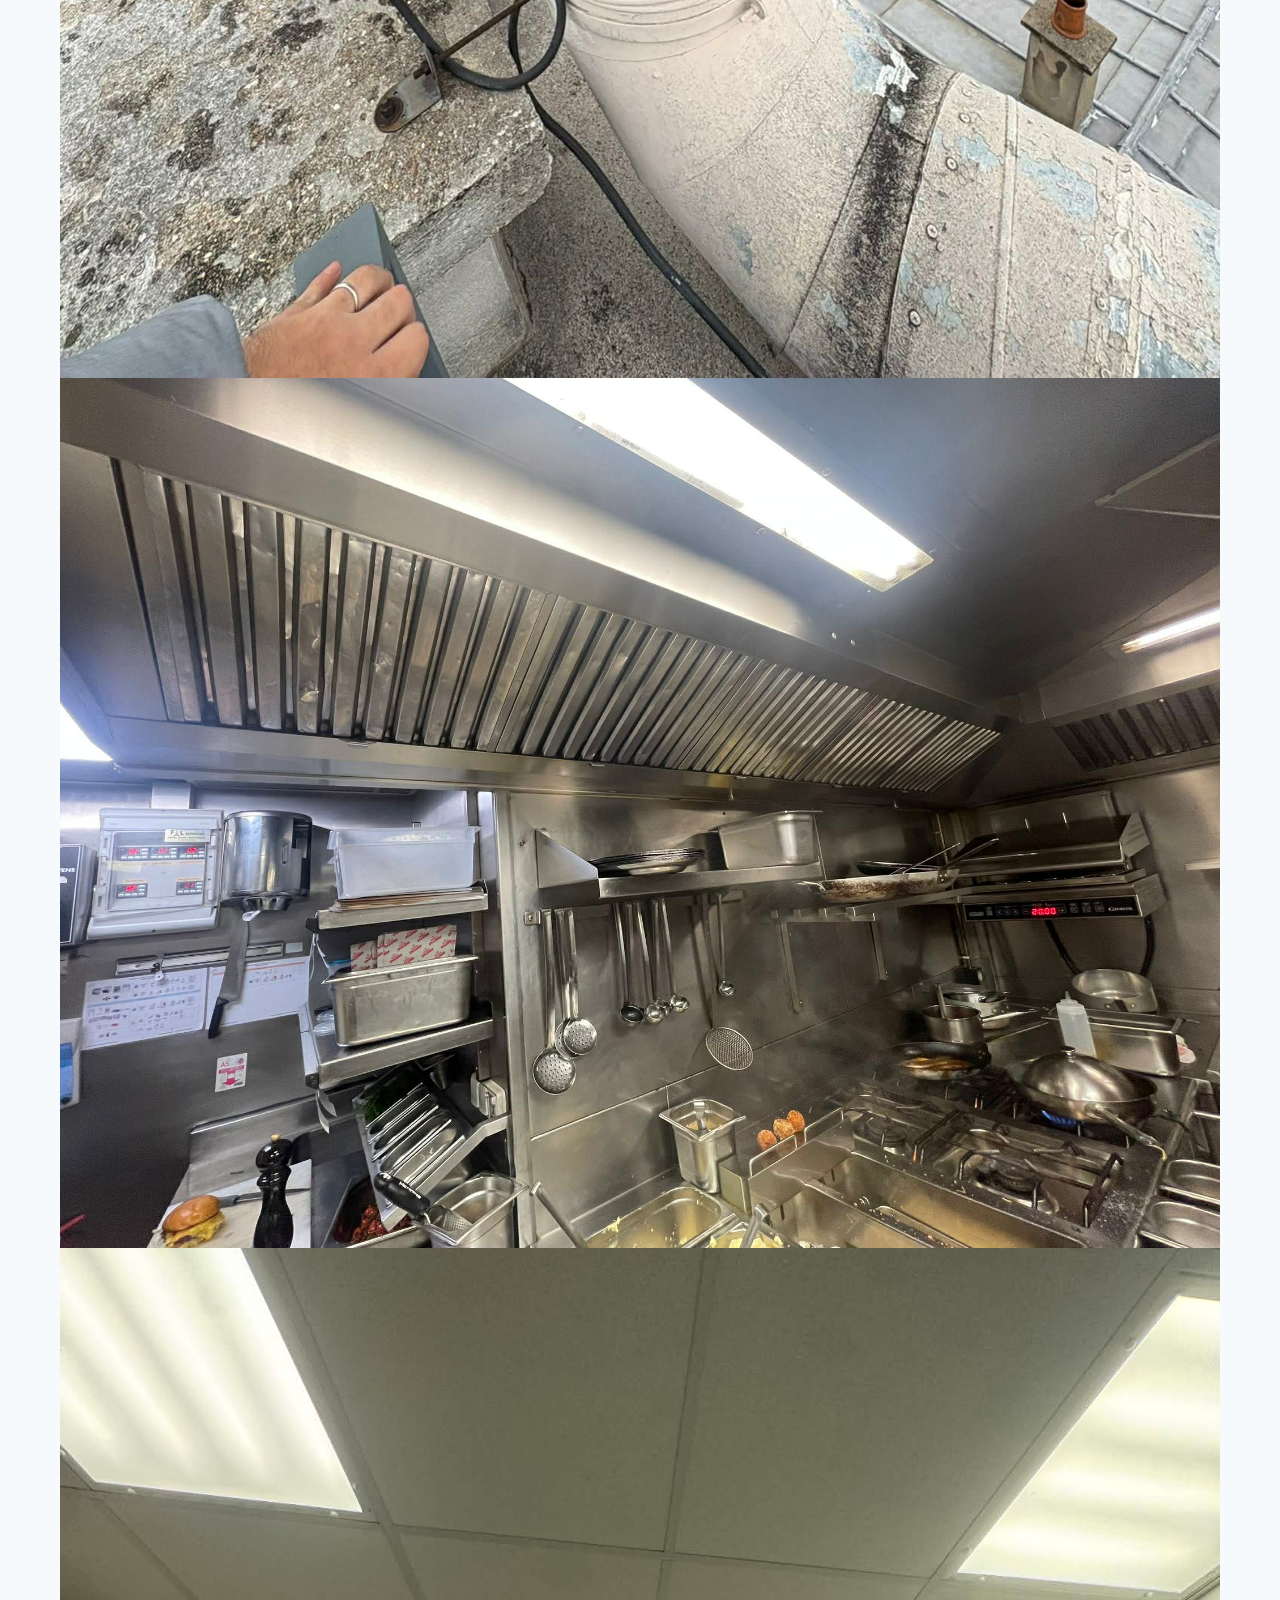
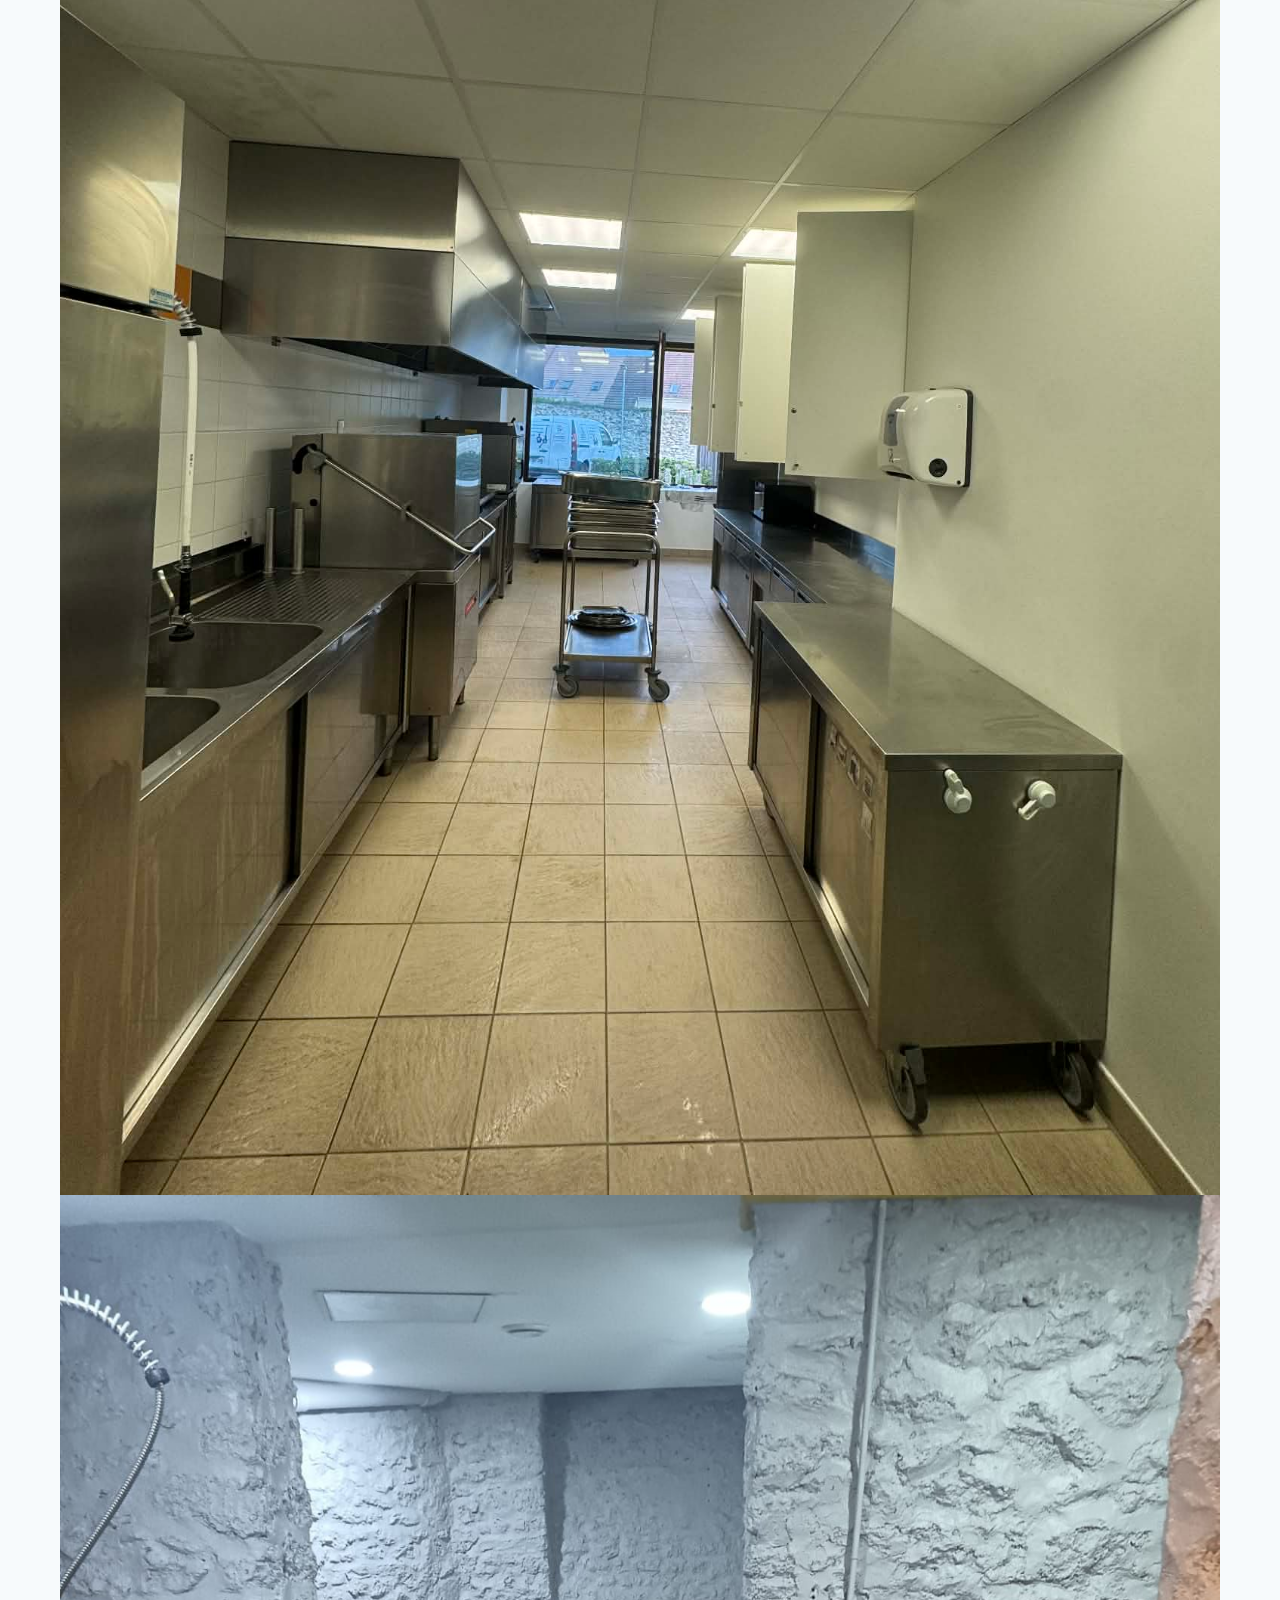
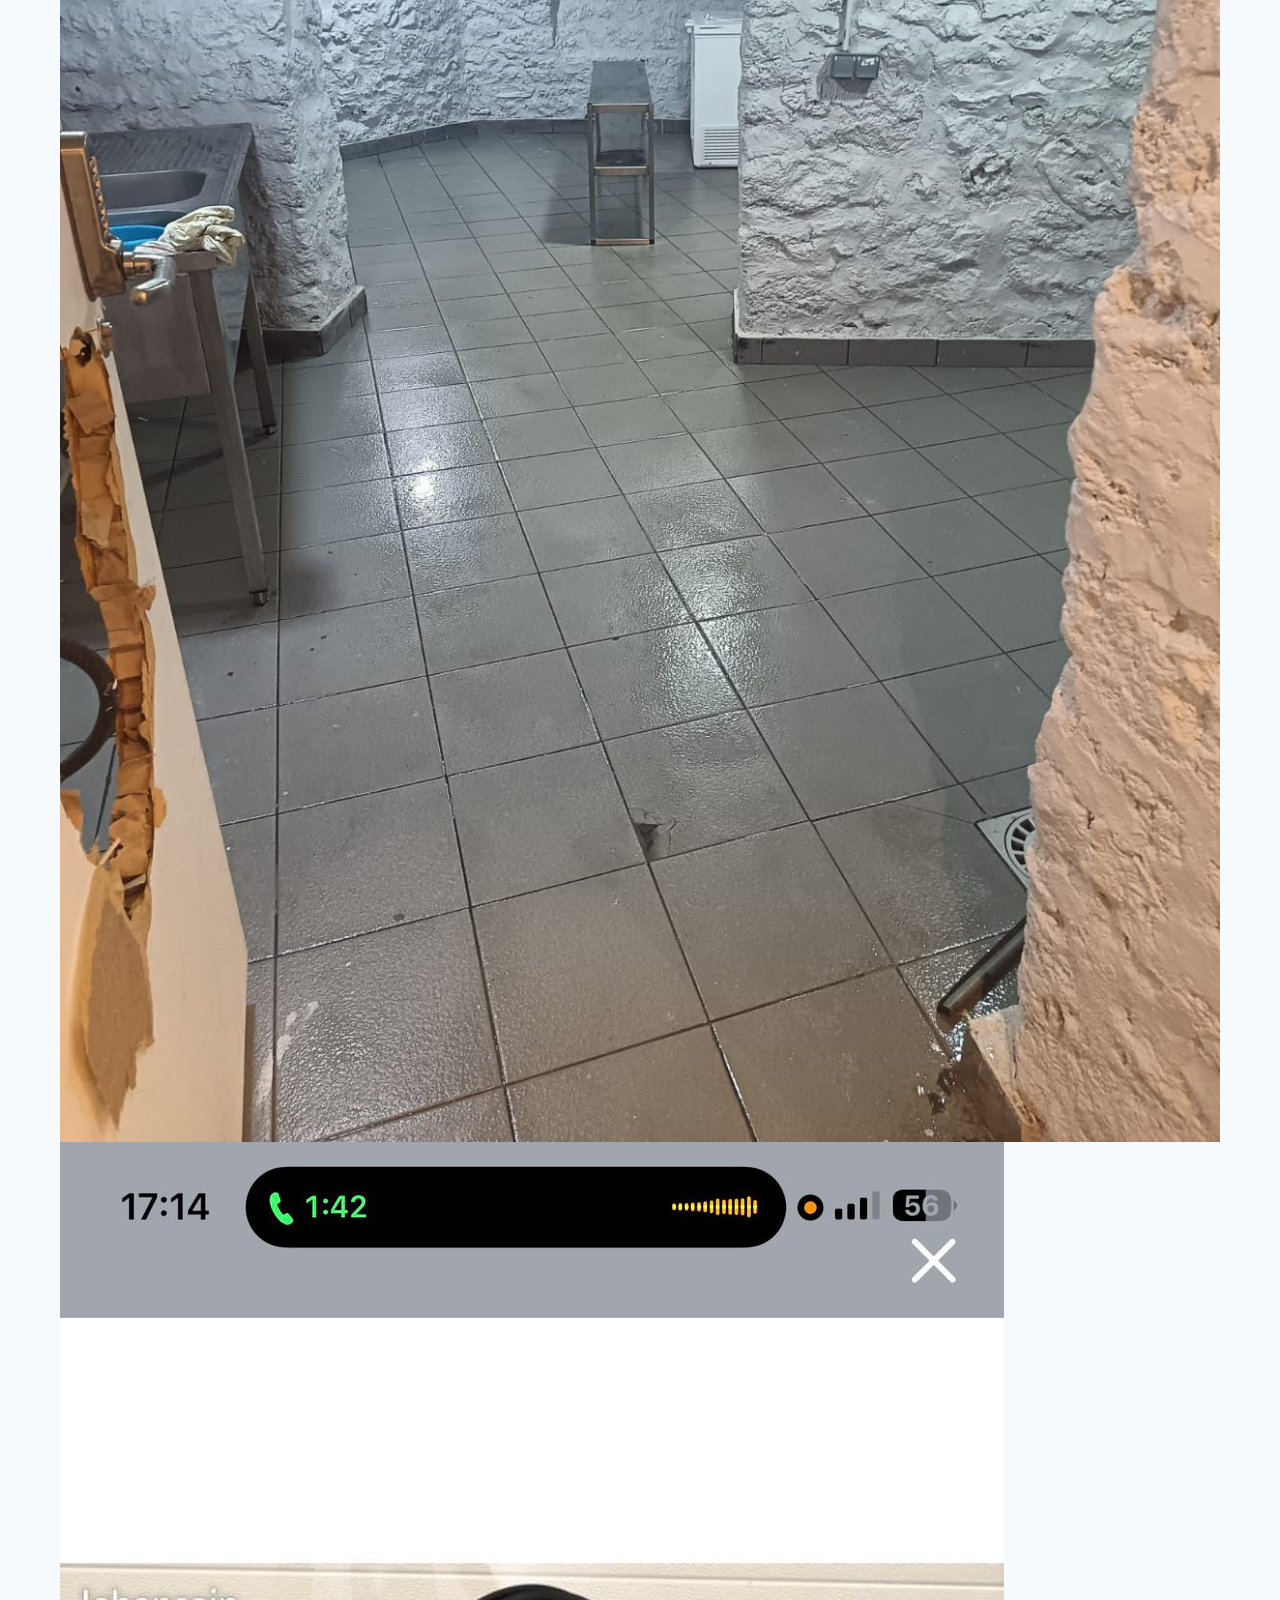
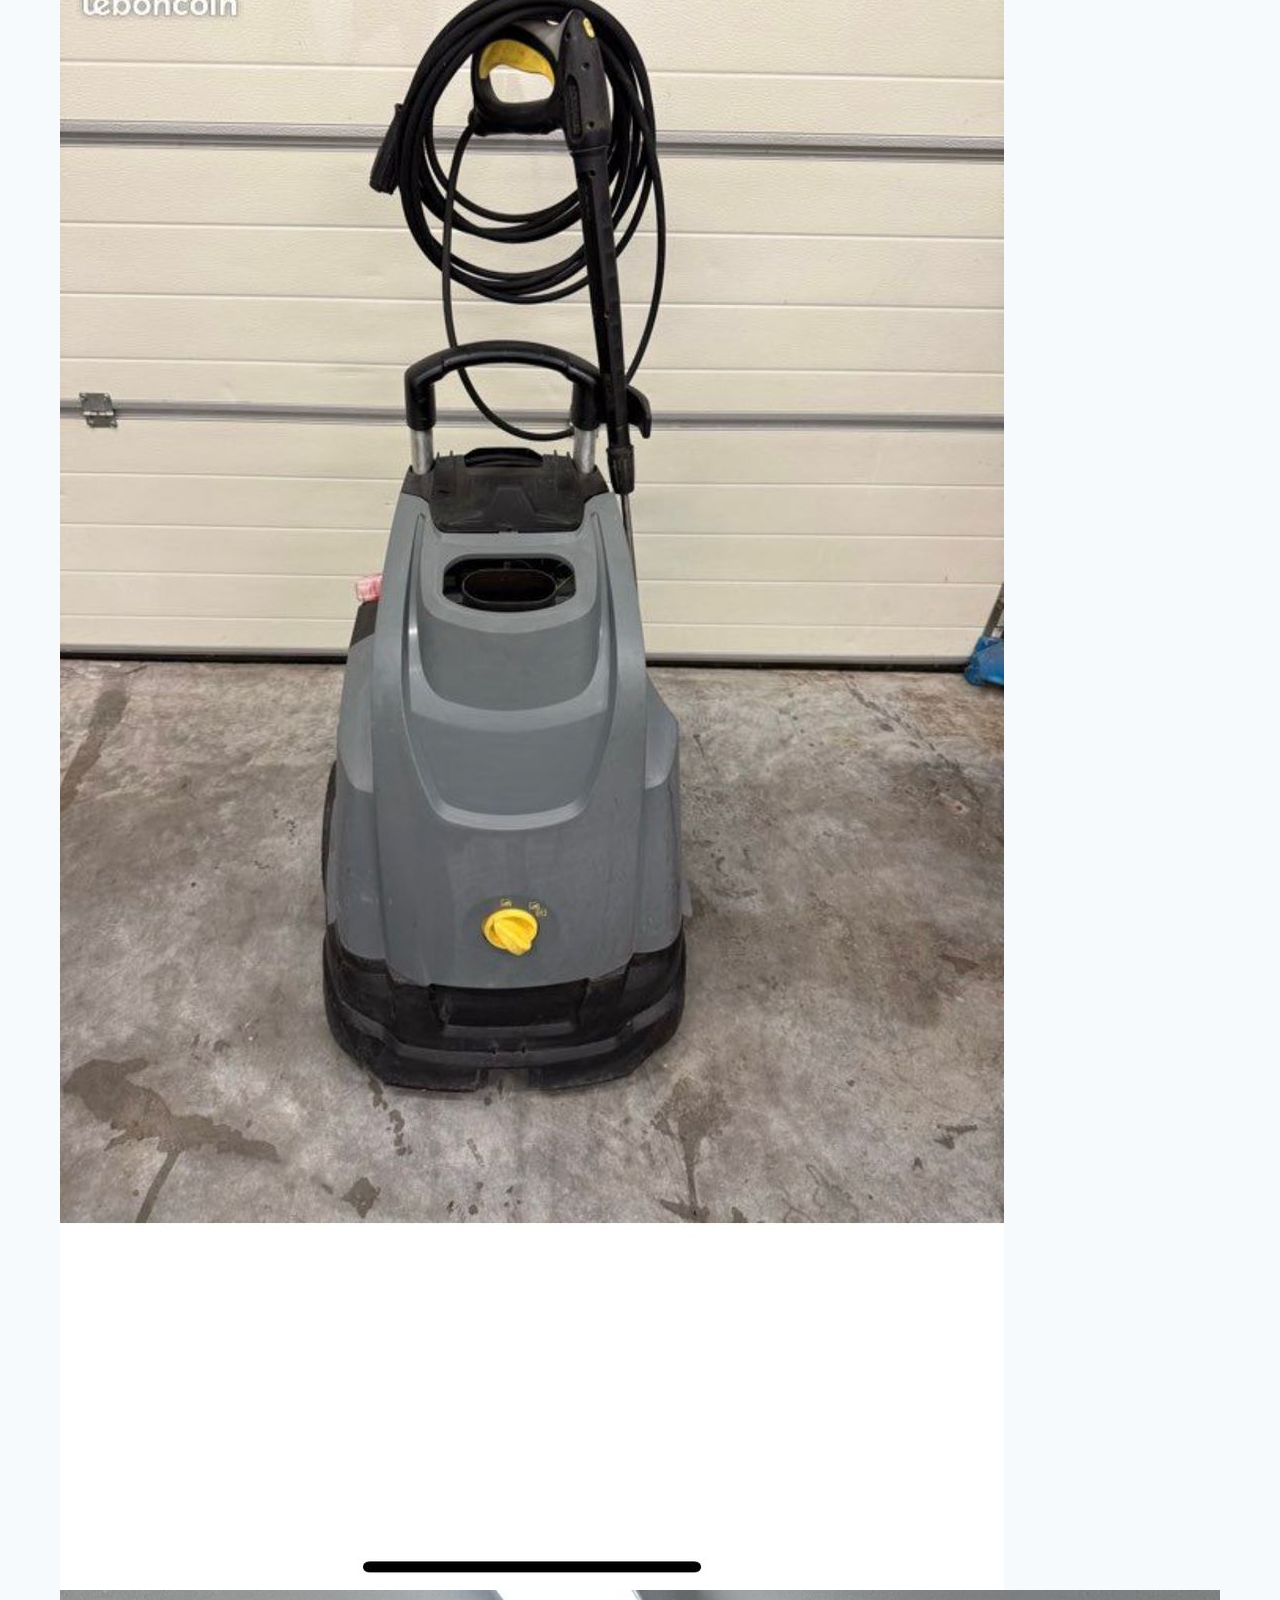
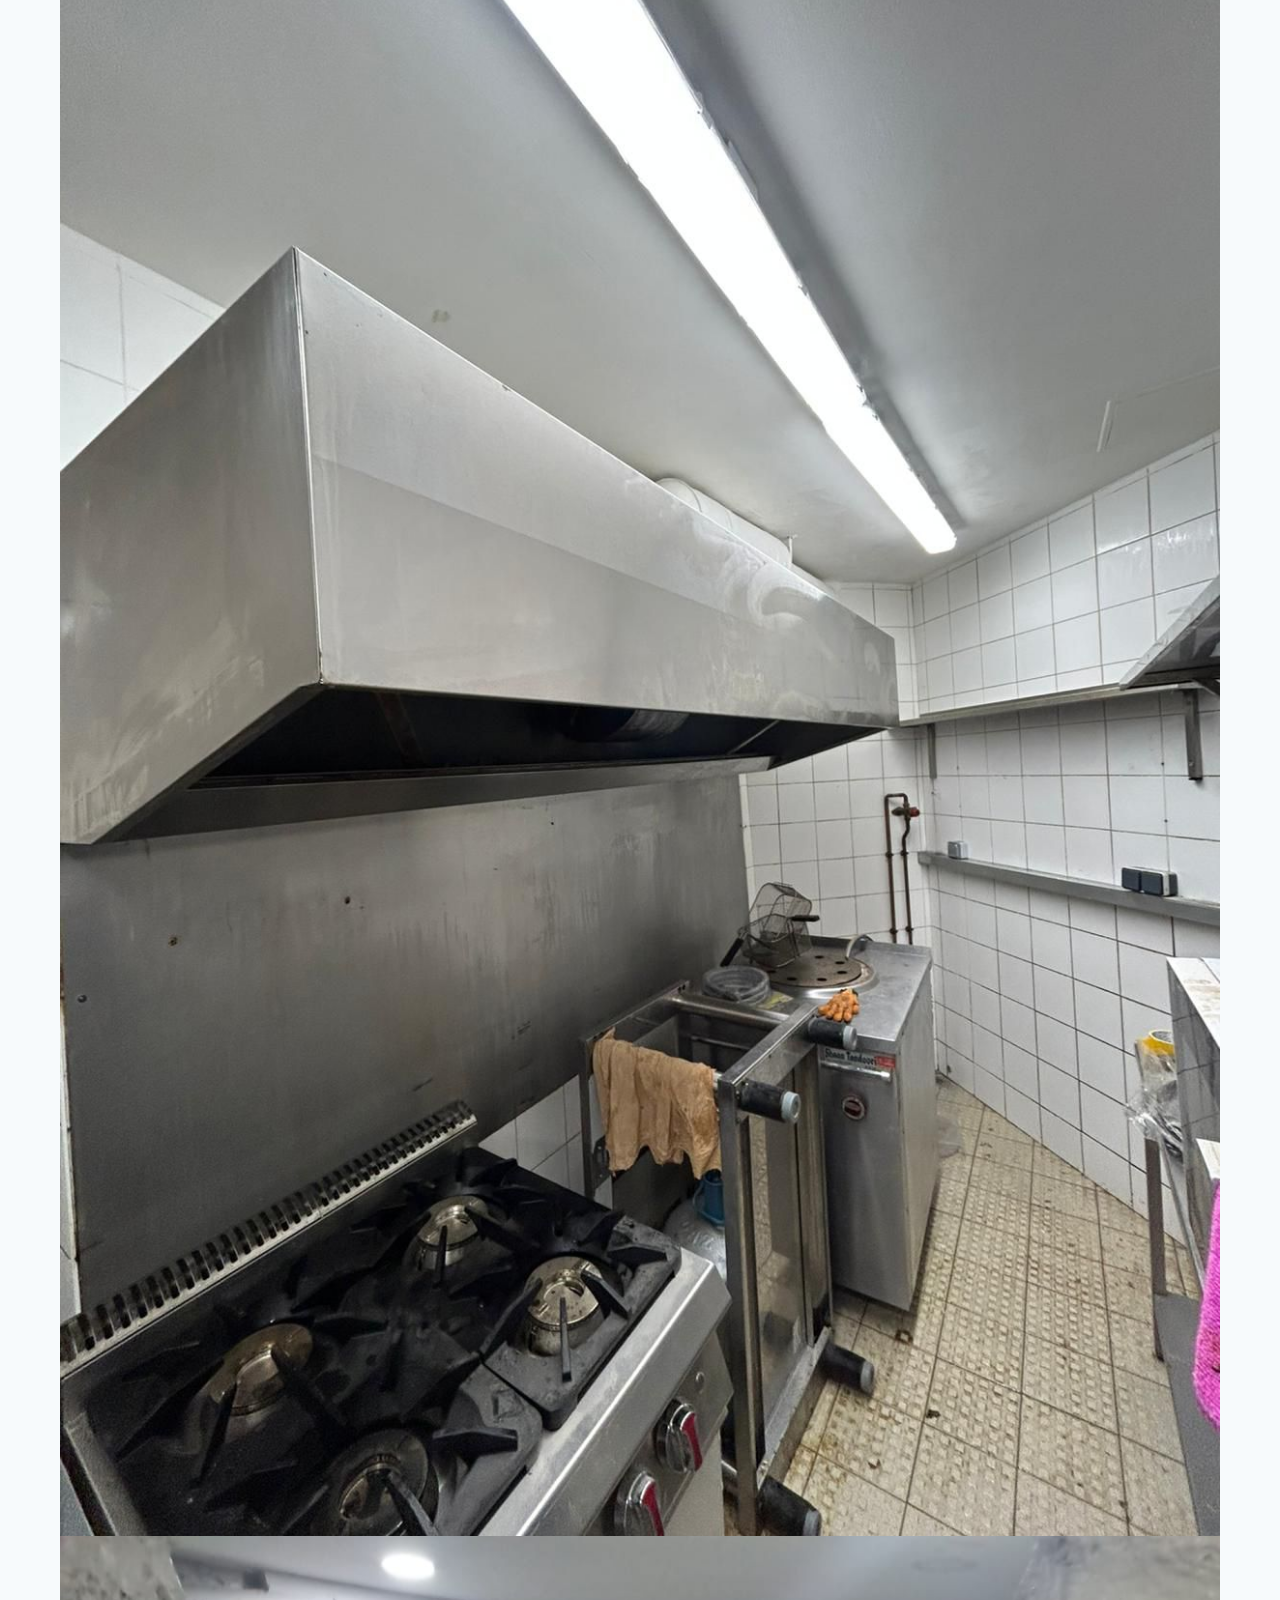
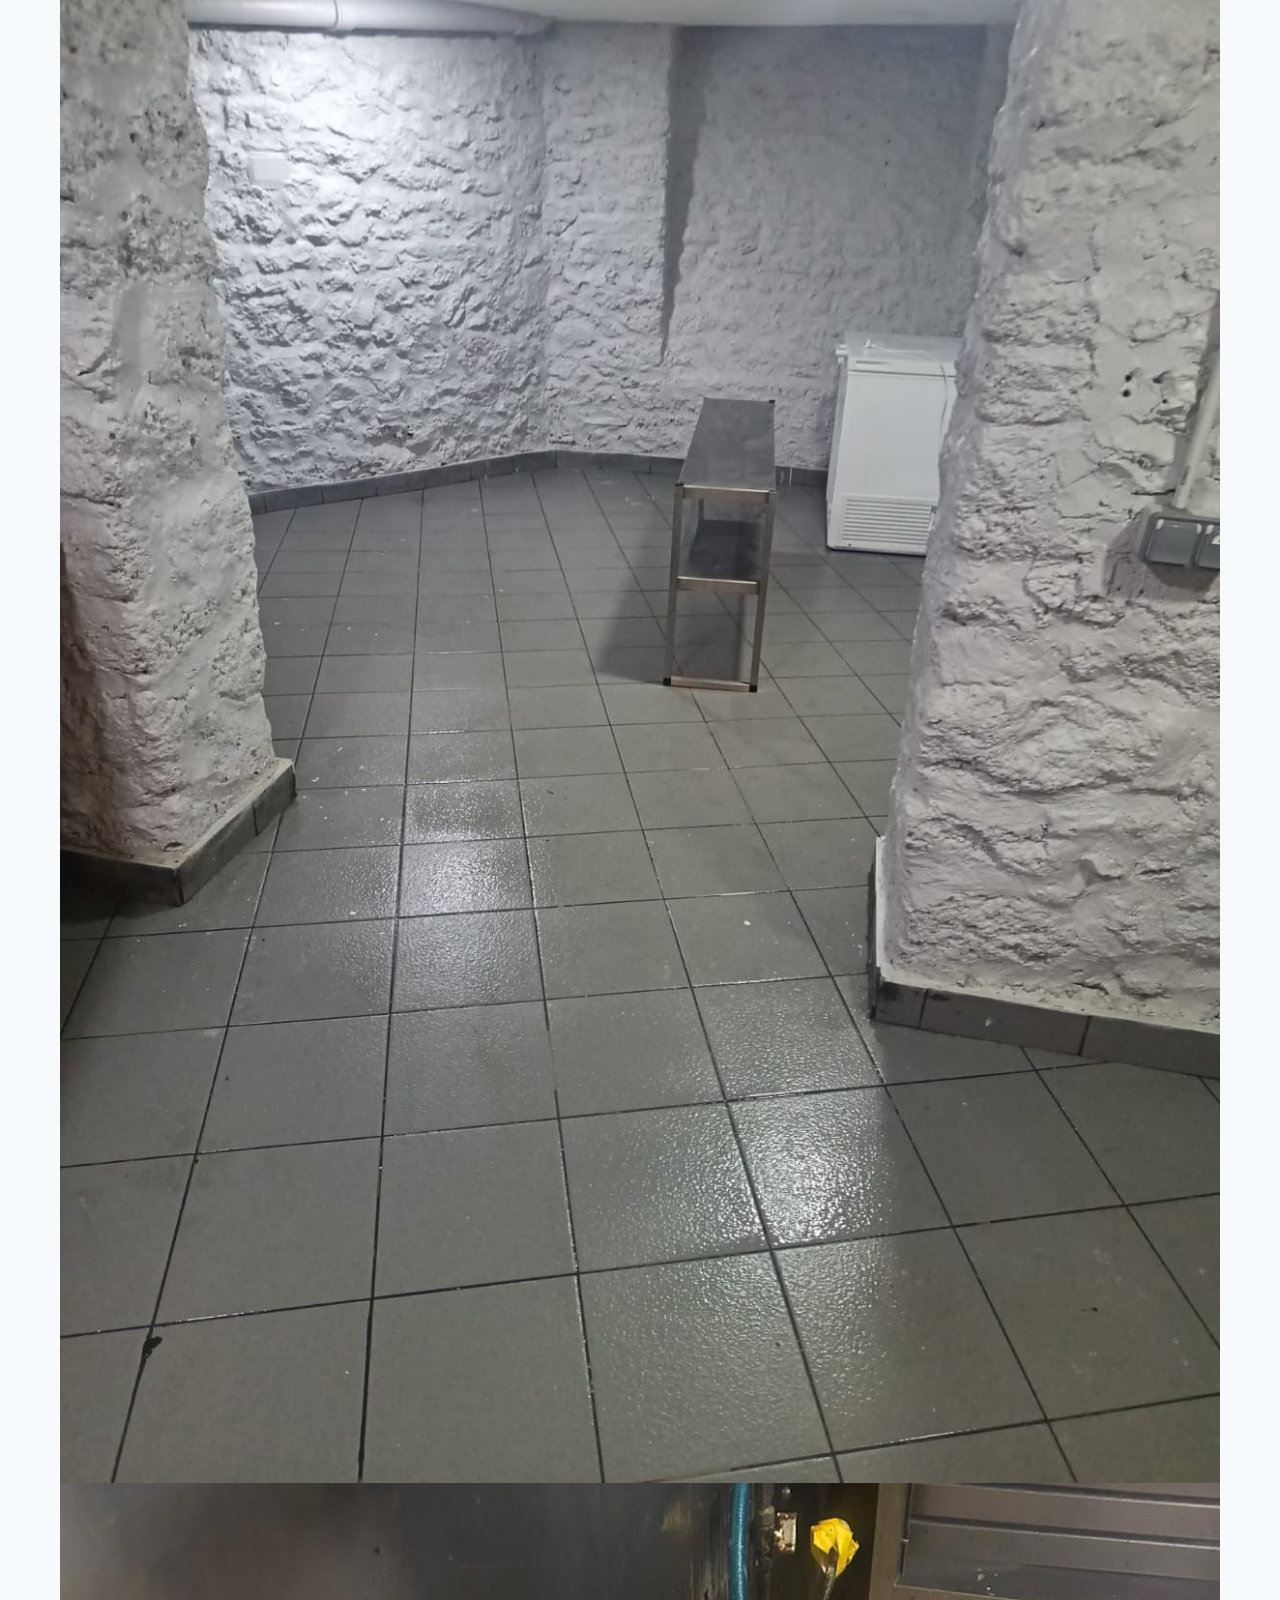
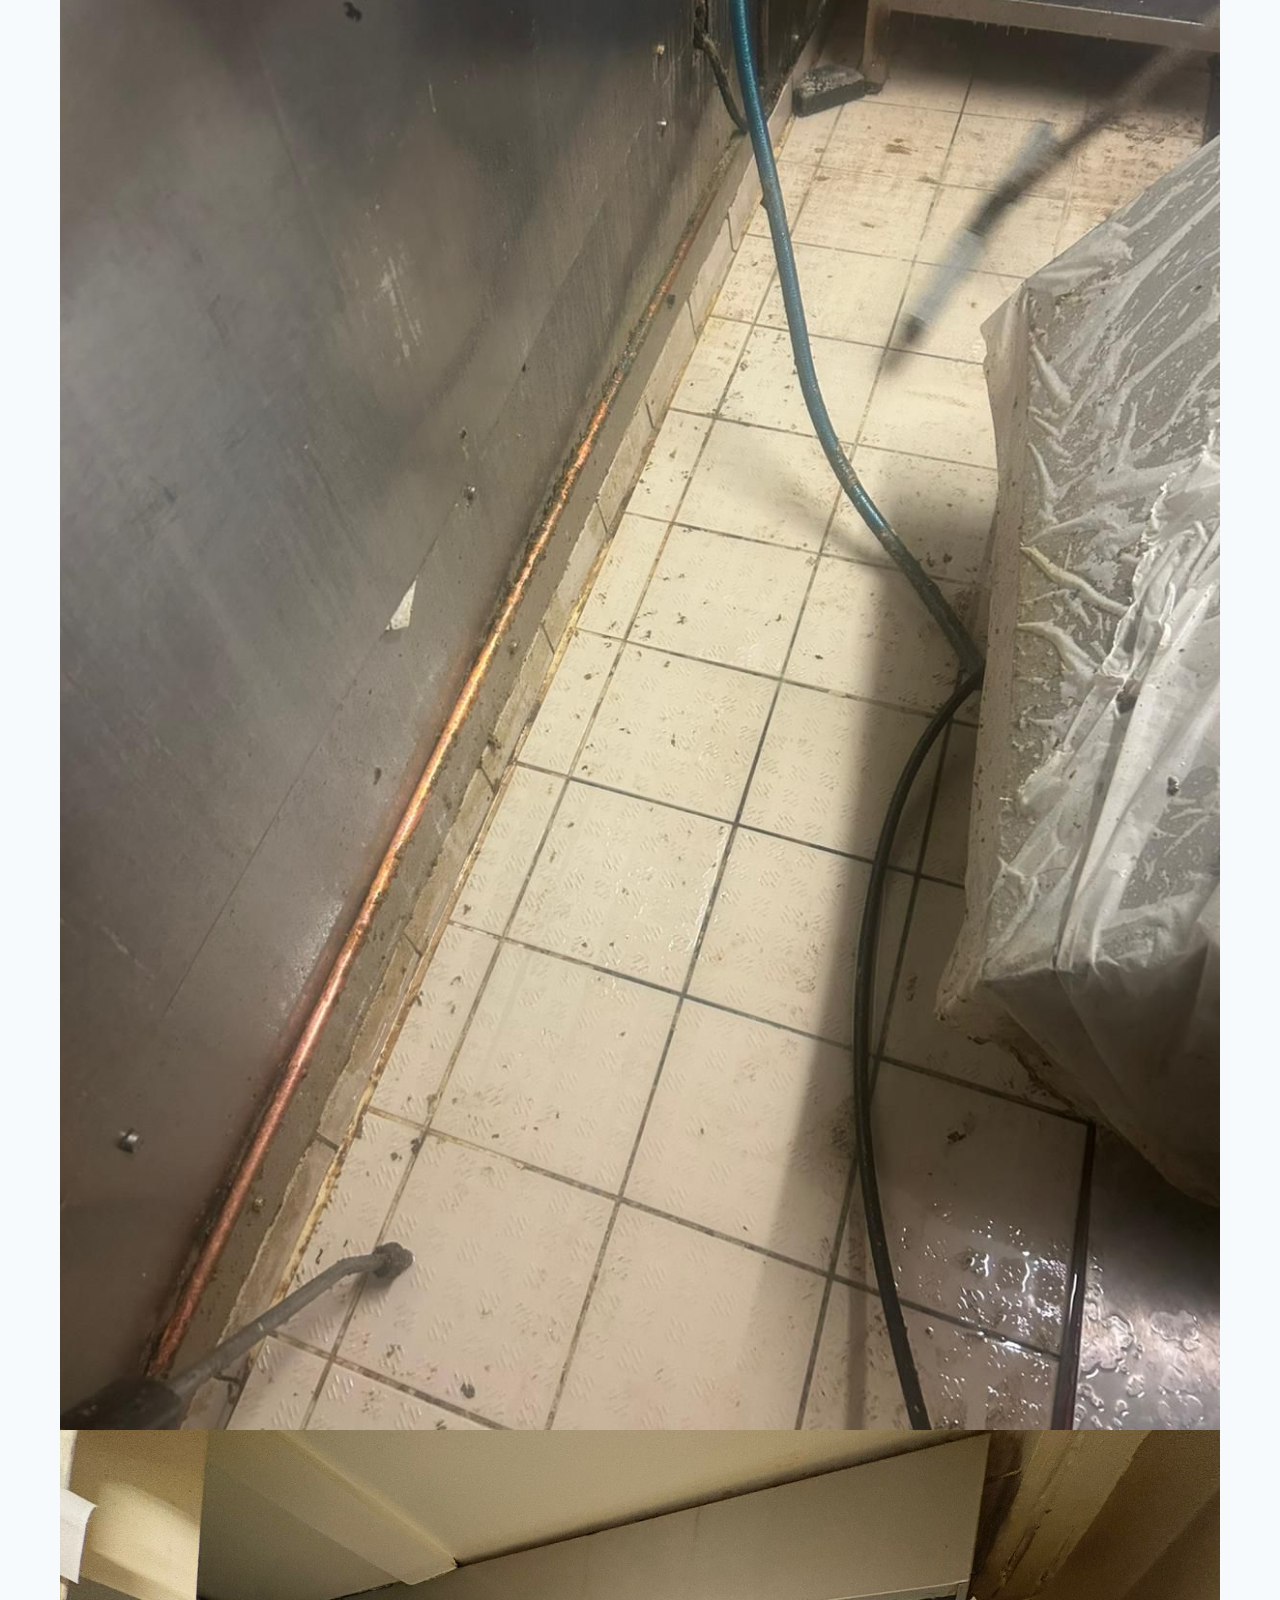
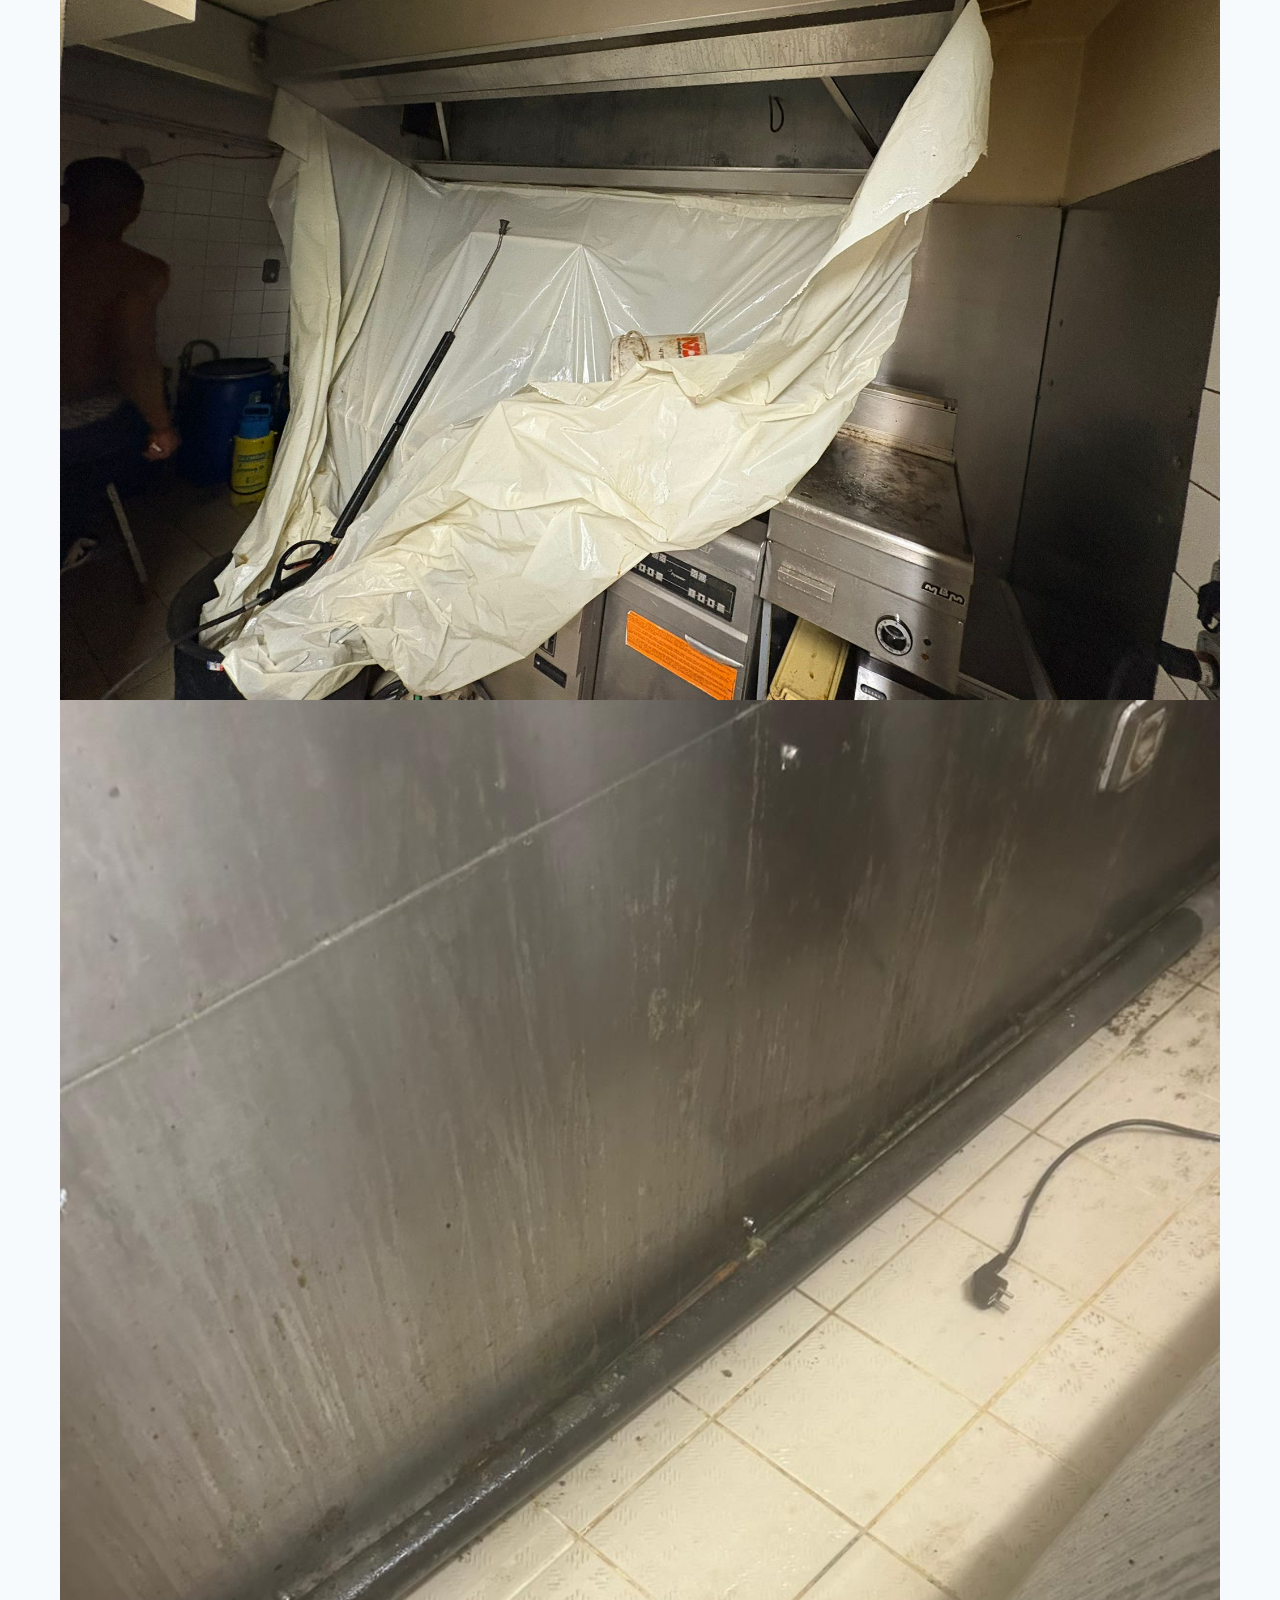
<file: service-nettoyage-cuisines-pro.html>
<!DOCTYPE html>
<html lang='fr'>
<head>
  <meta charset='utf-8'>
  <meta name='viewport' content='width=device-width, initial-scale=1'>
  <title>Nettoyage cuisines professionnelles | Altura France Proprete</title>
  <meta name='description' content='Nettoyage cuisines professionnelles - Altura France Proprete'>
  <link rel='preconnect' href='https://fonts.googleapis.com'>
  <link rel='preconnect' href='https://fonts.gstatic.com' crossorigin>
  <link href='https://fonts.googleapis.com/css2?family=Manrope:wght@400;500;600;700;800&display=swap' rel='stylesheet'>
  <link rel='stylesheet' href='css/style.css'>
</head>
<body>
<header class='site-header' id='top'>
    <div class='topbar'><div class='container topbar__inner'><p class='topbar__item'><span aria-hidden='true'>E-mail</span> <a href='mailto:contact.alturafrance@gmail.com'>contact.alturafrance@gmail.com</a></p><p class='topbar__item'><span aria-hidden='true'>Telephone</span> <a href='tel:+33674410324'>06.74.41.03.24</a></p></div></div>
    <div class='nav-shell'><div class='container nav-shell__inner'>
      <a class='brand' href='index.html' aria-label='Accueil Altura France Proprete'><img src='images/logo-altura-france-proprete.svg' alt='altura france proprete logo' width='174' height='48'><span class='brand__fallback'>Altura France Proprete</span></a>
      <button class='nav-toggle' type='button' aria-expanded='false' aria-controls='site-nav' aria-label='Ouvrir le menu'><span></span><span></span><span></span></button>
      <nav class='site-nav' id='site-nav' aria-label='Navigation principale'><ul class='site-nav__list'>
        <li><a href='index.html'>Accueil</a></li>
        <li><a href='about.html'>À propos</a></li>
        <li><a href='projects.html'>Projets</a></li>
        <li><a href='contact.html'>Contact</a></li>
        <li><a href='service-degraissage-hottes.html'>nettoyage hottes de cuisine</a></li>
        <li><a href='service-nettoyage-cuisines-pro.html'>Nettoyage cuisines professionnel</a></li>
        <li><a class='btn btn--sm' href='index.html#devis'>CONTACTEZ-NOUS</a></li>
      </ul></nav>
    </div></div>
  </header>

  <main id="contenu" style="margin-top: 100px;">
    <section class='page-hero' aria-labelledby='service-title'><div class='page-hero__media'></div><div class='container page-hero__content'><p class='breadcrumbs'><a href='index.html'>Accueil</a> <span>›</span> <a href='index.html#services-title'>Services</a> <span>›</span> <span>Nettoyage cuisines professionnelles</span></p><h1 id='service-title'>Nettoyage cuisines professionnelles</h1></div></section>

    <section class='service-page'>
      <div class='container service-page__grid'>
        <article class='service-page__card'>
          <img src='images/cuisine_propre.png' alt='Nettoyage cuisines professionnelles' loading='lazy'>
          <div class='service-page__content'>
            <p class='eyebrow'>SERVICE</p>
            <h2>Nettoyage cuisines professionnelles</h2>
            <p>Le nettoyage des cuisines professionnelles est essentiel pour garantir un environnement de travail propre, sain et conforme aux normes d'hygiène. Dans les restaurants, hôtels ou cuisines collectives, l'accumulation de graisses, de résidus alimentaires et de salissures peut rapidement devenir un problème si un entretien régulier n'est pas réalisé.</p>
            <p>Altura France Propreté propose un service de nettoyage de cuisines professionnelles adapté aux exigences du secteur de la restauration et des métiers de bouche.</p>
            
            <h3>Un nettoyage complet et professionnel</h3>
            <p>Nos équipes interviennent pour assurer un nettoyage approfondi de votre cuisine :</p>
            <ul>
              <li>Nettoyage et dégraissage des plans de travail</li>
              <li>Nettoyage des équipements de cuisson (fours, plaques, friteuses)</li>
              <li>Nettoyage des sols et des murs</li>
              <li>Dégraissage des surfaces et zones difficiles d'accès</li>
              <li>Nettoyage des zones de préparation et de stockage</li>
            </ul>
            <p>Nous utilisons des produits professionnels adaptés aux environnements alimentaires, garantissant une hygiène optimale.</p>
            
            <h3>Pour tous les professionnels de la restauration</h3>
            <p>Nous accompagnons différents types d'établissements :</p>
            <ul>
              <li>Restaurants et brasseries</li>
              <li>Hôtels</li>
              <li>Cantines et cuisines collectives</li>
              <li>Boulangeries et pâtisseries</li>
              <li>Traiteurs et cuisines industrielles</li>
            </ul>
            <p>Nos interventions peuvent être réalisées ponctuellement ou de manière régulière, selon les besoins de votre établissement.</p>
            
            <p>Pour plus d'informations sur cette prestation, contactez-nous afin de recevoir un devis adapté à votre besoin.</p>
            <div class='hero__actions'>
              <a class='btn' href='tel:+33674410324'>Appelez-nous</a>
              <a class='btn btn--ghost' href='index.html#devis'>Demander un devis</a>
            </div>
          </div>
        </article>

        <aside class='service-page__aside' aria-label='Informations service'>
          <h3>Informations</h3>
          <ul>
              <li>Restaurants</li>
              <li>Cantines</li>
              <li>Laboratoires</li>
              <li>Surfaces alimentaires</li>
              <li>Normes HACCP</li>
              <li>Intervention planifiee</li>
          </ul>
          <h3 style='margin-top:1rem;'>Navigation</h3>
          <ul>
            <li><a href='index.html#services-title'>Retour aux services</a></li>
            <li><a href='projects.html'>Voir les projets</a></li>
            <li><a href='about.html'>A propos</a></li>
          </ul>
        </aside>
      </div>
    </section>
  </main>

<section class="projects-gallery" aria-labelledby="gallery-title">
      <div class="container">
        <div class="section-head section-head--center">
          <p class="eyebrow">GALERIE</p>
          <h2 id="gallery-title">Photos de nos interventions</h2>
        </div>
        <div class="auto-gallery-grid" data-gallery-root="imageG/">
          <div class="auto-gallery" data-interval="1800" aria-live="off">
            <img src="imageG/intervention1.jpg" alt="Galerie projet nettoyage 1" loading="lazy" class="is-active">
            <img src="imageG/intervention2.jpg" alt="Galerie projet nettoyage 1 - 2" loading="lazy">
            <img src="imageG/intervention3.jpg" alt="Galerie projet nettoyage 1 - 3" loading="lazy">
          </div>
          <div class="auto-gallery" data-interval="1800" aria-live="off">
            <img src="imageG/intervention4.jpg" alt="Galerie projet nettoyage 2" loading="lazy" class="is-active">
            <img src="imageG/intervention5.jpg" alt="Galerie projet nettoyage 2 - 2" loading="lazy">
            <img src="imageG/intervention6.jpg" alt="Galerie projet nettoyage 2 - 3" loading="lazy">
          </div>
          <div class="auto-gallery" data-interval="1800" aria-live="off">
            <img src="imageG/intervention7.jpg" alt="Galerie projet nettoyage 3" loading="lazy" class="is-active">
            <img src="imageG/intervention8.jpg" alt="Galerie projet nettoyage 3 - 2" loading="lazy">
            <img src="imageG/intervention9.jpg" alt="Galerie projet nettoyage 3 - 3" loading="lazy">
          </div>
        </div>
      </div>
    </section>


  <footer class="site-footer">
    <div class="container footer__grid">
      <div>
        <a class="brand brand--footer" href="#top">
          <img src="images/logo-altura-france-proprete-blanc.svg" alt="altura france proprete logo" width="174" height="48">
          <span class="brand__fallback">Altura France Propreté</span>
        </a>
        <p>Nous offrons des solutions de nettoyage professionnelles.</p>
      </div>

      <div>
        <h2>Services</h2>
        <ul class="footer-links">
          <li><a href="service-nettoyage-residentiel.html">Nettoyage résidentiel</a></li>
          <li><a href="service-nettoyage-commercial.html">Nettoyage commercial</a></li>
          <li><a href="service-nettoyage-industriel.html">Nettoyage industriel</a></li>
          <li><a href="service-bureaux.html">Entretien de bureaux</a></li>
          <li><a href="service-deratisation.html">Dératisation</a></li>
          <li><a href="service-panne-hottes.html">Panne de hottes</a></li>
          <li><a href="service-degraissage-hottes.html">Dégrissage hottes</a></li>
          <li><a href="service-nettoyage-cuisines-pro.html">Nettoyage cuisines pro</a></li>
          <li><a href="service-produits-ecologiques.html">Produits écologiques</a></li>
        </ul>
      </div>

      <div>
        <h2>Contact</h2>
        <ul class="footer-links">
          <li><a href="mailto:contact.alturafrance@gmail.com">contact.alturafrance@gmail.com</a></li>
          <li><a href="tel:+33674410324">06.74.41.03.24</a></li>
        </ul>
      </div>

      <div>
        <h2>Autres questions?</h2>
        <p>contacter nous pour une intervention rapide et efficace</p>
<form class="newsletter-form" action="#" method="post" novalidate>
          <label class="sr-only" for="newsletter-tel">Entrez votre numéro de téléphone</label>
          <input id="newsletter-tel" type="tel" name="newsletter-tel" placeholder="Votre numéro de téléphone ici">
          <button type="submit">Envoyer votre demande maintenant</button>
        </form>
      </div>
    </div>

    <div class="container footer__bottom">
      <p>© <span id="year"></span> Altura France Propreté. Tous droits réservés.</p>
      <a href="#top">Retour en haut</a>
    </div>
  </footer>

  <script src='js/main.js'></script>
</body>
</html>
</file>
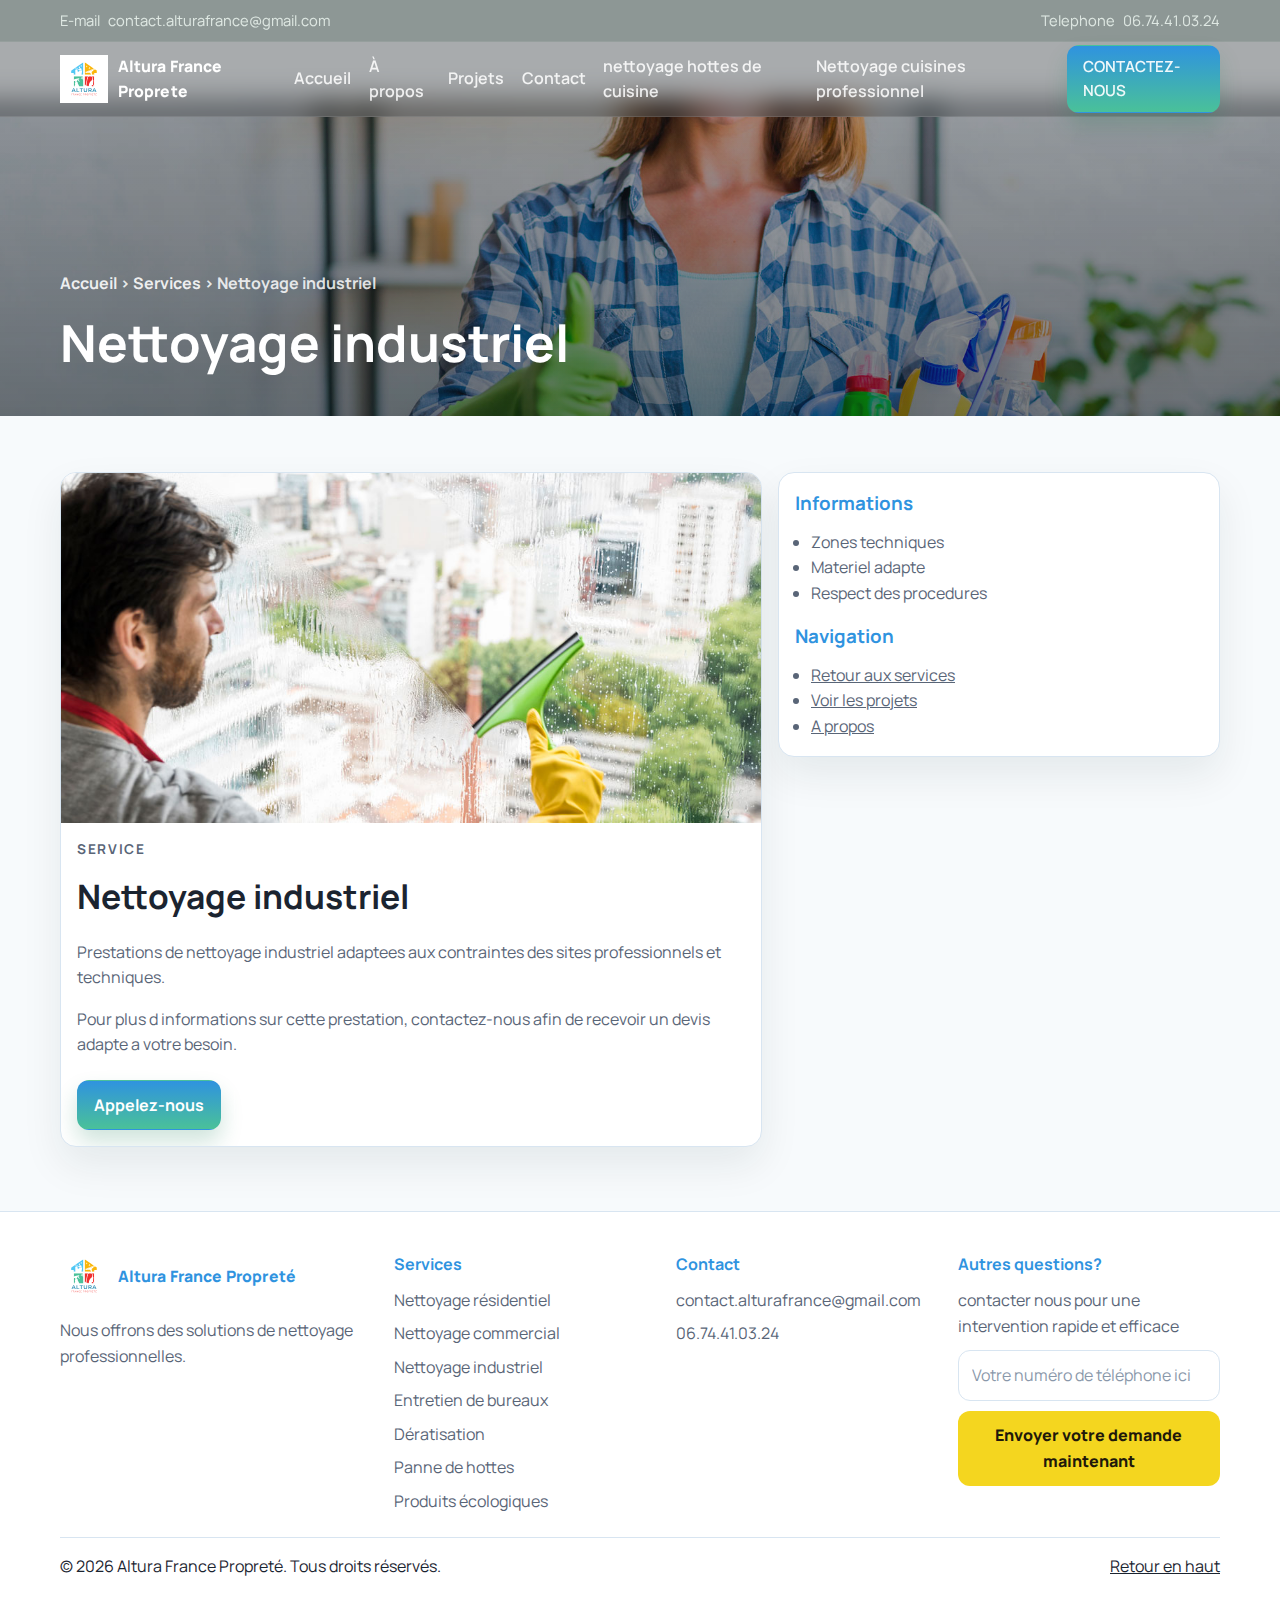
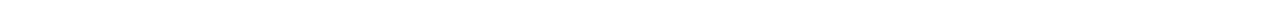
<file: service-nettoyage-industriel.html>
<!DOCTYPE html>
<html lang='fr'>
<head>
  <meta charset='utf-8'>
  <meta name='viewport' content='width=device-width, initial-scale=1'>
  <title>Nettoyage industriel | Altura France Proprete</title>
  <meta name='description' content='Nettoyage industriel - Altura France Proprete'>
  <link rel='preconnect' href='https://fonts.googleapis.com'>
  <link rel='preconnect' href='https://fonts.gstatic.com' crossorigin>
  <link href='https://fonts.googleapis.com/css2?family=Manrope:wght@400;500;600;700;800&display=swap' rel='stylesheet'>
  <link rel='stylesheet' href='css/style.css'>
</head>
<body>
<header class='site-header' id='top'>
    <div class='topbar'><div class='container topbar__inner'><p class='topbar__item'><span aria-hidden='true'>E-mail</span> <a href='mailto:contact.alturafrance@gmail.com'>contact.alturafrance@gmail.com</a></p><p class='topbar__item'><span aria-hidden='true'>Telephone</span> <a href='tel:+33674410324'>06.74.41.03.24</a></p></div></div>
    <div class='nav-shell'><div class='container nav-shell__inner'>
      <a class='brand' href='index.html' aria-label='Accueil Altura France Proprete'><img src='images/logo-altura-france-proprete.svg' alt='altura france proprete logo' width='174' height='48'><span class='brand__fallback'>Altura France Proprete</span></a>
      <button class='nav-toggle' type='button' aria-expanded='false' aria-controls='site-nav' aria-label='Ouvrir le menu'><span></span><span></span><span></span></button>
      <nav class='site-nav' id='site-nav' aria-label='Navigation principale'><ul class='site-nav__list'>
        <li><a href='index.html'>Accueil</a></li>
        <li><a href='about.html'>À propos</a></li>
        <li><a href='projects.html'>Projets</a></li>
        <li><a href='contact.html'>Contact</a></li>
        <li><a href='service-degraissage-hottes.html'>nettoyage hottes de cuisine</a></li>
        <li><a href='service-nettoyage-cuisines-pro.html'>Nettoyage cuisines professionnel</a></li>
        <li><a class='btn btn--sm' href='index.html#devis'>CONTACTEZ-NOUS</a></li>
      </ul></nav>
    </div></div>
  </header>

  <main id="contenu" style="margin-top: 100px;">
    <section class='page-hero' aria-labelledby='service-title'><div class='page-hero__media'></div><div class='container page-hero__content'><p class='breadcrumbs'><a href='index.html'>Accueil</a> <span>›</span> <a href='index.html#services-title'>Services</a> <span>›</span> <span>Nettoyage industriel</span></p><h1 id='service-title'>Nettoyage industriel</h1></div></section>

    <section class='service-page'>
      <div class='container service-page__grid'>
        <article class='service-page__card'>
          <img src='images/work-3.jpg' alt='Nettoyage industriel' loading='lazy'>
          <div class='service-page__content'>
            <p class='eyebrow'>SERVICE</p>
            <h2>Nettoyage industriel</h2>
            <p>Prestations de nettoyage industriel adaptees aux contraintes des sites professionnels et techniques.</p>
            <p>Pour plus d informations sur cette prestation, contactez-nous afin de recevoir un devis adapte a votre besoin.</p>
            <div class='hero__actions'>
              <a class='btn' href='tel:+33674410324'>Appelez-nous</a>
              <a class='btn btn--ghost' href='index.html#devis'>Demander un devis</a>
            </div>
          </div>
        </article>

        <aside class='service-page__aside' aria-label='Informations service'>
          <h3>Informations</h3>
          <ul>
              <li>Zones techniques</li>
              <li>Materiel adapte</li>
              <li>Respect des procedures</li>
          </ul>
          <h3 style='margin-top:1rem;'>Navigation</h3>
          <ul>
            <li><a href='index.html#services-title'>Retour aux services</a></li>
            <li><a href='projects.html'>Voir les projets</a></li>
            <li><a href='about.html'>A propos</a></li>
          </ul>
        </aside>
      </div>
    </section>
  </main>
  <footer class="site-footer">
    <div class="container footer__grid">
      <div>
        <a class="brand brand--footer" href="#top">
          <img src="images/logo-altura-france-proprete-blanc.svg" alt="altura france proprete logo" width="174" height="48">
          <span class="brand__fallback">Altura France Propreté</span>
        </a>
        <p>Nous offrons des solutions de nettoyage professionnelles.</p>
      </div>

      <div>
        <h2>Services</h2>
        <ul class="footer-links">
          <li><a href="service-nettoyage-residentiel.html">Nettoyage résidentiel</a></li>
          <li><a href="service-nettoyage-commercial.html">Nettoyage commercial</a></li>
          <li><a href="service-nettoyage-industriel.html">Nettoyage industriel</a></li>
          <li><a href="service-bureaux.html">Entretien de bureaux</a></li>
          <li><a href="service-deratisation.html">Dératisation</a></li>
          <li><a href="service-panne-hottes.html">Panne de hottes</a></li>
          <li><a href="service-produits-ecologiques.html">Produits écologiques</a></li>
        </ul>
      </div>

      <div>
        <h2>Contact</h2>
        <ul class="footer-links">
          <li><a href="mailto:contact.alturafrance@gmail.com">contact.alturafrance@gmail.com</a></li>
          <li><a href="tel:+33674410324">06.74.41.03.24</a></li>
        </ul>
      </div>

      <div>
        <h2>Autres questions?</h2>
        <p>contacter nous pour une intervention rapide et efficace</p>
<form class="newsletter-form" action="#" method="post" novalidate>
          <label class="sr-only" for="newsletter-tel">Entrez votre numéro de téléphone</label>
          <input id="newsletter-tel" type="tel" name="newsletter-tel" placeholder="Votre numéro de téléphone ici">
          <button type="submit">Envoyer votre demande maintenant</button>
        </form>
      </div>
    </div>

    <div class="container footer__bottom">
      <p>© <span id="year"></span> Altura France Propreté. Tous droits réservés.</p>
      <a href="#top">Retour en haut</a>
    </div>
  </footer>

  <script src='js/main.js'></script>
</body>
</html>
</file>
<file: css/style.css>
:root {
  --bg: #f7fafc;
  --surface: #ffffff;
  --surface-2: #eef6ff;
  --text: #1b2430;
  --muted: #596577;
  --line: #d8e5f1;
  --brand: #2f93df;
  --brand-2: #4ac199;
  --accent: #f4d61f;
  --danger-accent: #f02e2c;
  --danger: #c0392b;
  --shadow: 0 18px 40px rgba(17, 41, 32, 0.08);
  --radius: 18px;
  --radius-sm: 12px;
  --container: 1160px;
}

*,
*::before,
*::after {
  box-sizing: border-box;
}

html {
  scroll-behavior: smooth;
}

body {
  margin: 0;
  font-family: "Manrope", "Segoe UI", sans-serif;
  color: var(--text);
  background: var(--bg);
  line-height: 1.6;
}

main {
  overflow-x: clip;
}

section[id] {
  scroll-margin-top: 120px;
}

img {
  max-width: 100%;
  height: auto;
  display: block;
}

a {
  color: inherit;
}

.skip-link {
  position: absolute;
  top: -48px;
  left: 12px;
  z-index: 1000;
  background: #111;
  color: #fff;
  padding: 0.5rem 0.75rem;
  border-radius: 8px;
}

.skip-link:focus {
  top: 12px;
}

.container {
  width: min(100% - 2rem, var(--container));
  margin-inline: auto;
}

.site-header {
  position: fixed;
  inset: 0 0 auto 0;
  z-index: 30;
}

.topbar {
  background: rgba(16, 35, 29, 0.46);
  color: #dfe8e3;
  font-size: 0.92rem;
  backdrop-filter: blur(10px);
  border-bottom: 1px solid rgba(255, 255, 255, 0.08);
}

.topbar__inner {
  display: flex;
  flex-direction: column;
  gap: 0.35rem;
  padding: 0.55rem 0;
}

.topbar__item {
  margin: 0;
  display: inline-flex;
  align-items: center;
  gap: 0.5rem;
}

.topbar__item a {
  text-decoration: none;
}

.topbar__socials {
  display: flex;
  flex-wrap: wrap;
  gap: 0.6rem;
  align-items: center;
}

.topbar__socials a {
  color: #dfe8e3;
  text-decoration: none;
  font-weight: 600;
}

.nav-shell {
  background: rgba(20, 24, 27, 0.35);
  backdrop-filter: blur(14px);
  border-bottom: 1px solid rgba(255, 255, 255, 0.1);
  position: sticky;
  top: 0;
  z-index: 25;
}

.nav-shell__inner {
  display: flex;
  align-items: center;
  justify-content: space-between;
  gap: 1rem;
  min-height: 74px;
}

.brand {
  display: inline-flex;
  align-items: center;
  gap: 0.6rem;
  text-decoration: none;
  font-weight: 800;
  color: #fff;
}

.brand img {
  width: auto;
  height: 48px;
}

.brand__fallback {
  font-size: 0.98rem;
  letter-spacing: 0.01em;
  color: #fff;
}

.nav-toggle {
  display: inline-flex;
  flex-direction: column;
  justify-content: center;
  gap: 4px;
  width: 44px;
  height: 44px;
  border: 1px solid rgba(255, 255, 255, 0.22);
  border-radius: 12px;
  background: rgba(255, 255, 255, 0.08);
  cursor: pointer;
}

.nav-toggle span {
  width: 20px;
  height: 2px;
  background: #fff;
  margin-inline: auto;
  transition: transform 0.2s ease, opacity 0.2s ease;
}

.nav-toggle[aria-expanded="true"] span:nth-child(1) {
  transform: translateY(6px) rotate(45deg);
}

.nav-toggle[aria-expanded="true"] span:nth-child(2) {
  opacity: 0;
}

.nav-toggle[aria-expanded="true"] span:nth-child(3) {
  transform: translateY(-6px) rotate(-45deg);
}

.site-nav {
  position: absolute;
  top: 100%;
  left: 0;
  right: 0;
  background: rgba(19, 22, 24, 0.93);
  border-bottom: 1px solid rgba(255, 255, 255, 0.1);
  box-shadow: 0 16px 32px rgba(0, 0, 0, 0.22);
  padding: 0.75rem 1rem 1rem;
  display: none;
}

.site-nav.is-open {
  display: block;
}

.site-nav__list {
  list-style: none;
  margin: 0;
  padding: 0;
  display: grid;
  gap: 0.5rem;
}

.site-nav a {
  text-decoration: none;
  display: inline-flex;
  align-items: center;
  min-height: 40px;
  font-weight: 600;
  color: rgba(255, 255, 255, 0.92);
}

.site-nav a:not(.btn):hover,
.site-nav a:not(.btn):focus-visible {
  color: #fff;
}

.btn {
  display: inline-flex;
  align-items: center;
  justify-content: center;
  gap: 0.4rem;
  min-height: 46px;
  padding: 0.7rem 1rem;
  border-radius: 12px;
  border: 1px solid transparent;
  background: linear-gradient(180deg, var(--brand), var(--brand-2));
  color: #fff;
  text-decoration: none;
  font-weight: 700;
  cursor: pointer;
  transition: transform 0.15s ease, box-shadow 0.15s ease;
  box-shadow: 0 12px 22px rgba(15, 122, 79, 0.2);
}

.btn:hover,
.btn:focus-visible {
  transform: translateY(-1px);
}

.btn--ghost {
  background: rgba(255, 255, 255, 0.06);
  border-color: rgba(255, 255, 255, 0.35);
  box-shadow: none;
}

.btn--sm {
  min-height: 38px;
  padding: 0.55rem 0.9rem;
  font-size: 0.95rem;
}

.hero {
  position: relative;
  color: #fff;
  min-height: clamp(620px, 92vh, 860px);
  display: grid;
  align-items: center;
  padding-top: 3.8rem;
}

.hero__media {
  position: absolute;
  inset: 0;
  background:
    radial-gradient(1400px 420px at 15% -10%, rgba(244, 214, 31, 0.10), transparent 55%),
    linear-gradient(135deg, rgba(34, 87, 131, 0.20), rgba(22, 61, 97, 0.08)),
    url("../images/bg_1.jpg") center / cover no-repeat;
  filter: saturate(0.82) brightness(1.08);
}

.hero__overlay {
  position: absolute;
  inset: 0;
  background:
    linear-gradient(180deg, rgba(10, 16, 22, 0.05), rgba(10, 16, 22, 0.18)),
    linear-gradient(90deg, rgba(12, 22, 30, 0.26), rgba(12, 22, 30, 0.04));
}

.hero__content {
  position: relative;
  z-index: 1;
  padding: 5.5rem 0 4.25rem;
}

.eyebrow {
  margin: 0 0 0.55rem;
  color: var(--accent);
  font-weight: 700;
  font-size: 0.85rem;
  letter-spacing: 0.12em;
  text-transform: uppercase;
}

.hero h1 {
  margin: 0;
  line-height: 1.05;
  font-size: clamp(2rem, 6vw, 3.75rem);
  max-width: 14ch;
}

.hero__lead {
  margin: 1rem 0 0;
  max-width: 58ch;
  color: rgba(255, 255, 255, 0.92);
  font-size: 1.02rem;
}

.hero__actions {
  margin-top: 1.4rem;
  display: flex;
  flex-wrap: wrap;
  gap: 0.8rem;
}

.hero__badges {
  list-style: none;
  margin: 1.35rem 0 0;
  padding: 0;
  display: flex;
  flex-wrap: wrap;
  gap: 0.5rem;
}

.hero__badges li {
  border: 1px solid rgba(255, 255, 255, 0.22);
  background: rgba(255, 255, 255, 0.08);
  padding: 0.35rem 0.65rem;
  border-radius: 999px;
  font-weight: 600;
  font-size: 0.88rem;
}

.page-hero {
  position: relative;
  min-height: 280px;
  padding-top: 9.5rem;
  color: #fff;
}

.page-hero__media {
  position: absolute;
  inset: 0;
  background:
    linear-gradient(180deg, rgba(12, 17, 22, 0.35), rgba(12, 17, 22, 0.55)),
    url("../images/bg_2.jpg") center / cover no-repeat;
}

.page-hero__content {
  position: relative;
  z-index: 1;
  padding: 1.2rem 0 2rem;
}

.page-hero__content h1 {
  margin: 0.35rem 0 0;
  font-size: clamp(2rem, 4vw, 3.2rem);
}

.breadcrumbs {
  margin: 0;
  color: rgba(255, 255, 255, 0.9);
  font-weight: 700;
}

.breadcrumbs a {
  color: inherit;
  text-decoration: none;
}

.breadcrumbs span {
  opacity: 0.95;
}

.service-shortcuts,
.about,
.services,
.contact {
  padding: 4rem 0;
}

.urgency-strip {
  padding: 1.2rem 0;
  background: #171412;
  color: #fff;
}

.urgency-strip__inner {
  display: grid;
  gap: 0.9rem;
  align-items: center;
}

.urgency-strip h2 {
  margin: 0;
  font-size: clamp(1.25rem, 3vw, 1.8rem);
}

.urgency-strip p:not(.eyebrow) {
  margin: 0.35rem 0 0;
  color: rgba(255, 255, 255, 0.9);
}

.section-head {
  margin-bottom: 1.25rem;
}

.section-head h2 {
  margin: 0;
  font-size: clamp(1.55rem, 4vw, 2.35rem);
  line-height: 1.15;
}

.section-head__copy {
  margin: 0.75rem 0 0;
  color: var(--muted);
  max-width: 64ch;
}

.cards-grid {
  display: grid;
  gap: 1rem;
}

.card {
  background: var(--surface);
  border: 1px solid var(--line);
  border-radius: var(--radius);
  overflow: hidden;
  box-shadow: var(--shadow);
}

.card img {
  width: 100%;
  aspect-ratio: 16 / 10;
  object-fit: cover;
  background: #dbe6e0;
}

.card__body {
  padding: 1rem;
}

.card__body h3 {
  margin: 0 0 0.35rem;
  font-size: 1.1rem;
}

.card__body p {
  margin: 0;
  color: var(--muted);
}

.card__body a {
  display: inline-block;
  margin-top: 0.7rem;
  color: var(--brand-2);
  font-weight: 700;
  text-decoration: none;
}

.service-note {
  margin-top: 0.9rem;
  font-weight: 700;
}

.about__grid {
  display: grid;
  gap: 1.1rem;
  align-items: stretch;
}

.about__media {
  display: flex;
  align-items: stretch;
  height: 100%;
}

.about__media img {
  width: 100%;
  height: 100%;
  object-fit: contain;
}

.about__content {
  display: flex;
  flex-direction: column;
  justify-content: center;
}

.about__media img {
  width: 100%;
  max-width: 100%;
  height: auto;
  border-radius: var(--radius);
  border: 1px solid var(--line);
  box-shadow: var(--shadow);
  background: #dce7e1;
  object-fit: contain;
}

.about__content h2 {
  margin: 0;
  font-size: clamp(1.55rem, 4vw, 2.2rem);
}

.about__content p {
  margin: 1.2rem 0 0;
  color: var(--muted);
  line-height: 1.7;
}

.about__content .btn {
  margin-top: 1.5rem;
}

.check-list {
  list-style: none;
  margin: 1.5rem 0 0;
  padding: 0;
  display: grid;
  gap: 0.9rem;
}

.check-list {
  list-style: none;
  margin: 1rem 0 0;
  padding: 0;
  display: grid;
  gap: 0.65rem;
}

.check-list li {
  background: var(--surface);
  border: 1px solid var(--line);
  border-radius: 12px;
  padding: 0.8rem 0.9rem 0.8rem 2.25rem;
  position: relative;
}

.check-list li::before {
  content: "✓";
  position: absolute;
  left: 0.8rem;
  top: 0.75rem;
  color: var(--brand);
  font-weight: 800;
}

.services {
  background:
    radial-gradient(600px 300px at 100% 0, rgba(15, 122, 79, 0.08), transparent 60%),
    var(--surface-2);
  border-top: 1px solid rgba(216, 226, 220, 0.6);
  border-bottom: 1px solid rgba(216, 226, 220, 0.6);
}

.service-list {
  display: grid;
  gap: 0.9rem;
}

.service-item {
  display: grid;
  grid-template-columns: 56px 1fr;
  gap: 0.85rem;
  align-items: start;
  background: rgba(255, 255, 255, 0.9);
  border: 1px solid var(--line);
  border-radius: 16px;
  padding: 0.95rem;
  transition: transform 0.18s ease, box-shadow 0.18s ease, border-color 0.18s ease, background-color 0.18s ease;
}

.service-item__icon {
  width: 56px;
  height: 56px;
  border-radius: 14px;
  display: grid;
  place-items: center;
  background: linear-gradient(180deg, rgba(15, 122, 79, 0.12), rgba(15, 122, 79, 0.05));
  border: 1px solid rgba(15, 122, 79, 0.16);
  font-size: 1.3rem;
  transition: background-color 0.18s ease, border-color 0.18s ease, transform 0.18s ease, color 0.18s ease;
}

.service-item h3 {
  margin: 0;
  font-size: 1.05rem;
}

.service-item p {
  margin: 0.4rem 0 0;
  color: var(--muted);
}

.service-item p a {
  color: var(--brand-2);
  font-weight: 700;
  text-decoration: none;
}

.service-item:hover,
.service-item:focus-within {
  transform: translateY(-4px);
  box-shadow: 0 16px 34px rgba(15, 122, 79, 0.12);
  border-color: rgba(15, 122, 79, 0.35);
  background: #fff;
}

.service-item:hover .service-item__icon,
.service-item:focus-within .service-item__icon {
  background: linear-gradient(180deg, var(--brand), var(--brand-2));
  color: #fff;
  border-color: transparent;
  transform: scale(1.05);
}

.hours-showcase {
  padding: 4rem 0;
  background: #f0f1f2;
}

.hours-showcase__grid {
  display: grid;
  gap: 1.2rem;
  align-items: stretch;
}

.hours-showcase__visual {
  position: relative;
  min-height: 360px;
}

.hours-showcase__visual img {
  width: 100%;
  height: 100%;
  min-height: 360px;
  object-fit: cover;
  border-radius: var(--radius);
  border: 1px solid var(--line);
}

.hours-card {
  position: absolute;
  left: 1rem;
  bottom: 1rem;
  width: min(320px, calc(100% - 2rem));
  border-radius: 16px;
  overflow: hidden;
  box-shadow: 0 20px 40px rgba(0, 0, 0, 0.16);
}

.hours-card__top {
  background: #2f93df;
  color: #fff;
  padding: 1rem 1.05rem;
}

.hours-card__top h2 {
  margin: 0 0 0.45rem;
  color: #ffea34;
  font-size: 1.5rem;
}

.hours-card__top p {
  margin: 0.25rem 0;
}

.hours-card__label {
  margin-top: 0.7rem !important;
  color: #ffea34;
  font-weight: 800;
}

.hours-card__bottom {
  background: #e4db2e;
  color: #101010;
  padding: 0.95rem 1.05rem 1.1rem;
}

.hours-card__bottom p {
  margin: 0;
  font-weight: 800;
}

.hours-card__bottom a {
  display: inline-block;
  margin-top: 0.35rem;
  font-size: 1.45rem;
  font-weight: 800;
  text-decoration: none;
}

.hours-showcase__content {
  background: #fff;
  border: 1px solid var(--line);
  border-radius: var(--radius);
  padding: 1.2rem;
  box-shadow: var(--shadow);
}

.hours-showcase__content h2 {
  margin: 0;
  font-size: clamp(1.6rem, 4vw, 2.5rem);
}

.hours-showcase__content p {
  color: var(--muted);
}

.stats-strip {
  margin-top: 1rem;
  background: #e4db2e;
  border-radius: 16px;
  padding: 0.95rem;
  display: grid;
  gap: 0.75rem;
}

.stat-box strong {
  display: block;
  font-size: 2rem;
  line-height: 1;
  color: #111;
}

.stat-box span {
  display: block;
  margin-top: 0.35rem;
  color: #111;
  font-weight: 700;
}

.team-section {
  padding: 4rem 0;
  background: #f1f2f3;
}

.team-section__grid {
  display: grid;
  gap: 1rem;
}

.team-intro h2 {
  margin: 0;
  font-size: clamp(1.7rem, 4vw, 2.4rem);
}

.team-intro p {
  color: var(--muted);
}

.team-card {
  background: #fff;
  border: 1px solid var(--line);
  border-radius: 16px;
  overflow: hidden;
  box-shadow: var(--shadow);
  position: relative;
}

.team-card::after {
  content: "";
  position: absolute;
  left: 10px;
  right: 10px;
  bottom: -6px;
  height: 10px;
  background: #e4db2e;
  border-radius: 0 0 10px 10px;
  z-index: -1;
}

.team-card img {
  width: 100%;
  aspect-ratio: 4 / 3;
  object-fit: cover;
}

.team-card__body {
  background: #2f93df;
  color: #fff;
  padding: 1rem;
}

.team-card__body h3 {
  margin: 0;
}

.team-card__body p {
  margin: 0.25rem 0 0;
  color: rgba(255, 255, 255, 0.92);
}

.team-social {
  margin-top: 0.8rem;
  display: flex;
  gap: 0.5rem;
}

.team-social a {
  width: 34px;
  height: 34px;
  border-radius: 50%;
  display: grid;
  place-items: center;
  text-decoration: none;
  background: #e4db2e;
  color: #1b1b1b;
  font-weight: 800;
}

.testimonials {
  padding: 4rem 0;
  background: linear-gradient(180deg, #eef6ff, #f8fbff);
  color: var(--text);
}

.section-head--center {
  text-align: center;
}

.section-head--center .section-head__copy {
  margin-inline: auto;
}

.testimonial-grid {
  display: grid;
  gap: 1rem;
}

.testimonial-card {
  background: #2f93df;
  color: #fff;
  border-radius: 14px;
  padding: 1rem;
  border-bottom: 4px solid #e4db2e;
  box-shadow: 0 14px 26px rgba(0, 0, 0, 0.18);
}

.testimonial-card__head {
  display: grid;
  grid-template-columns: auto 1fr auto;
  gap: 0.75rem;
  align-items: center;
}

.testimonial-card__head img {
  width: 54px;
  height: 54px;
  border-radius: 50%;
  object-fit: cover;
}

.testimonial-card__head h3 {
  margin: 0;
  font-size: 1.05rem;
}

.testimonial-card__head p {
  margin: 0.1rem 0 0;
  color: rgba(255, 255, 255, 0.85);
}

.testimonial-card__head span {
  font-size: 2.4rem;
  color: #e4db2e;
  line-height: 1;
  font-weight: 900;
}

.testimonial-card > p:last-child {
  margin: 0.8rem 0 0;
  color: rgba(255, 255, 255, 0.95);
}

.projects {
  padding: 4rem 0;
  background: linear-gradient(180deg, #ffffff, #f2f8ff);
}

.project-grid {
  display: grid;
  gap: 1rem;
}

.project-card {
  position: relative;
  border-radius: 14px;
  overflow: hidden;
  background: #d9e2ea;
  border: 1px solid var(--line);
  box-shadow: var(--shadow);
  animation: liftIn 0.6s ease both;
}

.project-card img {
  width: 100%;
  height: 100%;
  aspect-ratio: 4 / 3;
  object-fit: cover;
  transition: transform 0.25s ease, filter 0.25s ease;
}

.project-card__overlay {
  position: absolute;
  inset: auto 0 0 0;
  padding: 0.75rem;
  display: flex;
  align-items: center;
  justify-content: space-between;
  gap: 0.75rem;
  background: linear-gradient(180deg, transparent, rgba(47, 147, 223, 0.88));
  color: #fff;
  transition: background 0.25s ease;
}

.project-card__overlay p {
  margin: 0;
  font-weight: 700;
}

.project-toggle {
  border: 1px solid rgba(255, 255, 255, 0.34);
  background: rgba(255, 255, 255, 0.1);
  color: #fff;
  border-radius: 999px;
  padding: 0.45rem 0.75rem;
  font: inherit;
  font-weight: 700;
  cursor: pointer;
  transition: transform 0.2s ease, background-color 0.2s ease, border-color 0.2s ease, color 0.2s ease;
}

.project-card:hover img,
.project-card:focus-within img {
  transform: scale(1.04);
  filter: saturate(1.06);
}

.project-card:hover .project-card__overlay,
.project-card:focus-within .project-card__overlay {
  background: linear-gradient(180deg, rgba(47, 147, 223, 0.18), rgba(95, 190, 251, 0.95));
}

.project-toggle:hover,
.project-toggle:focus-visible {
  background: #ffffff;
  color: #2f93df;
  border-color: #ffffff;
  transform: translateY(-1px);
}

.project-card.is-after .project-card__overlay {
  background: linear-gradient(180deg, rgba(74, 193, 153, 0.16), rgba(74, 193, 153, 0.92));
}

.project-card.is-after .project-toggle {
  background: rgba(228, 219, 46, 0.22);
  border-color: rgba(228, 219, 46, 0.65);
}

.explore-band {
  padding: 4rem 0;
  background: linear-gradient(135deg, #2f93df, #4ac199);
  color: #fff;
}

.explore-band__grid {
  display: grid;
  gap: 1rem;
  align-items: center;
}

.explore-band h2 {
  margin: 0;
  font-size: clamp(1.6rem, 4vw, 2.4rem);
}

.explore-band h3 {
  margin: 0.25rem 0 0;
  color: #ffea34;
  font-size: 1.2rem;
}

.explore-band p {
  color: rgba(255, 255, 255, 0.9);
}

.explore-band__media img {
  width: 100%;
  border-radius: 16px;
  border: 1px solid rgba(255, 255, 255, 0.12);
  box-shadow: 0 18px 36px rgba(0, 0, 0, 0.2);
}

.news-section {
  padding: 4rem 0;
  background: #f3f4f6;
}

.news-grid {
  display: grid;
  gap: 1rem;
}

.news-card {
  background: #fff;
  border: 1px solid var(--line);
  border-radius: 14px;
  overflow: hidden;
  box-shadow: var(--shadow);
}

.news-card img {
  width: 100%;
  aspect-ratio: 16 / 10;
  object-fit: cover;
}

.news-card__body {
  padding: 1rem;
}

.news-card__body h3 {
  margin: 0;
  font-size: 1.05rem;
}

.news-meta {
  margin-top: 0.5rem;
  color: var(--muted);
  font-size: 0.9rem;
}

.footer-note {
  color: var(--muted);
  font-size: 0.92rem;
}

.cta-band {
  padding: 1.25rem 0;
  background: linear-gradient(90deg, #0f7a4f, #0b5f3d);
  color: #fff;
}

.cta-band__inner {
  display: grid;
  gap: 1rem;
  align-items: center;
}

.cta-band h2 {
  margin: 0;
  font-size: clamp(1.3rem, 3.4vw, 2rem);
}

.cta-band p:not(.eyebrow) {
  margin: 0.45rem 0 0;
  color: rgba(255, 255, 255, 0.92);
}

.contact__grid {
  display: grid;
  gap: 1rem;
  align-items: start;
}

.contact__content h2 {
  margin: 0;
  font-size: clamp(1.55rem, 4vw, 2.2rem);
}

.contact__content > p:last-of-type {
  color: var(--muted);
}

.contact-cards {
  margin-top: 1rem;
  display: grid;
  gap: 0.8rem;
}

.contact-card {
  background: var(--surface);
  border: 1px solid var(--line);
  border-radius: var(--radius-sm);
  padding: 1rem;
}

.contact-card h3 {
  margin: 0 0 0.25rem;
  font-size: 1rem;
}

.contact-card p {
  margin: 0.25rem 0 0;
}

.quote-form {
  background: var(--surface);
  border: 1px solid var(--line);
  border-radius: var(--radius);
  box-shadow: var(--shadow);
  padding: 1rem;
}

.quote-form h3 {
  margin: 0;
  font-size: 1.2rem;
}

.quote-form__intro {
  margin: 0.35rem 0 1rem;
  color: var(--muted);
}

.field-grid {
  display: grid;
  gap: 0.85rem;
}

.field {
  display: grid;
  gap: 0.35rem;
}

.field label {
  font-weight: 700;
  font-size: 0.95rem;
}

.field input,
.field select,
.field textarea {
  width: 100%;
  border: 1px solid var(--line);
  border-radius: 12px;
  padding: 0.75rem 0.9rem;
  font: inherit;
  color: var(--text);
  background: #fff;
}

.field textarea {
  resize: vertical;
  min-height: 120px;
}

.field input:focus-visible,
.field select:focus-visible,
.field textarea:focus-visible,
.btn:focus-visible,
.site-nav a:focus-visible,
.nav-toggle:focus-visible {
  outline: 3px solid rgba(243, 182, 63, 0.45);
  outline-offset: 2px;
}

.field.is-invalid input,
.field.is-invalid select,
.field.is-invalid textarea {
  border-color: var(--danger);
}

.field__error {
  color: var(--danger);
  font-size: 0.85rem;
  min-height: 1em;
}

.form-status {
  margin: 0.85rem 0 0;
  min-height: 1.25em;
  font-weight: 600;
}

.site-footer {
  background: #ffffff;
  color: var(--text);
  padding-top: 2.5rem;
  border-top: 1px solid var(--line);
}

.footer__grid {
  display: grid;
  gap: 1.25rem;
}

.brand--footer {
  color: var(--brand);
}

.brand--footer .brand__fallback {
  color: var(--brand);
}

.footer__grid h2 {
  margin: 0 0 0.6rem;
  color: var(--brand);
  font-size: 1rem;
}

.footer__grid p {
  margin: 0.65rem 0 0;
  color: var(--muted);
}

.footer-links {
  list-style: none;
  margin: 0;
  padding: 0;
  display: grid;
  gap: 0.5rem;
}

.footer-links a {
  color: var(--muted);
  text-decoration: none;
}

.footer-links a:hover,
.footer-links a:focus-visible {
  color: var(--brand);
  text-decoration: underline;
}

.newsletter-form {
  margin-top: 0.65rem;
  display: grid;
  gap: 0.6rem;
}

.newsletter-form input {
  width: 100%;
  border: 1px solid var(--line);
  background: #fff;
  color: var(--text);
  border-radius: 12px;
  padding: 0.75rem 0.85rem;
  font: inherit;
}

.newsletter-form input::placeholder {
  color: #8a98aa;
}

.newsletter-form button {
  border: 0;
  border-radius: 12px;
  padding: 0.75rem 0.85rem;
  background: var(--accent);
  color: #21180a;
  font: inherit;
  font-weight: 800;
  cursor: pointer;
}

.sr-only {
  position: absolute;
  width: 1px;
  height: 1px;
  padding: 0;
  margin: -1px;
  overflow: hidden;
  clip: rect(0, 0, 0, 0);
  white-space: nowrap;
  border: 0;
}

@keyframes liftIn {
  from {
    opacity: 0;
    transform: translateY(14px) scale(0.985);
  }
  to {
    opacity: 1;
    transform: translateY(0) scale(1);
  }
}

.service-item,
.card,
.team-card,
.testimonial-card {
  animation: liftIn 0.5s ease both;
}

.project-card:nth-child(2) { animation-delay: 0.05s; }
.project-card:nth-child(3) { animation-delay: 0.1s; }
.project-card:nth-child(4) { animation-delay: 0.15s; }
.project-card:nth-child(5) { animation-delay: 0.2s; }
.project-card:nth-child(6) { animation-delay: 0.25s; }

.services-catalog {
  padding: 4rem 0;
  background: linear-gradient(180deg, #ffffff, #f4f9ff);
}

.services-catalog__grid {
  display: grid;
  gap: 1rem;
}

.service-legend {
  background: #fff;
  border: 1px solid var(--line);
  border-radius: 16px;
  box-shadow: var(--shadow);
  overflow: hidden;
  transition: transform 0.2s ease, box-shadow 0.2s ease;
}

.service-legend:hover,
.service-legend:focus-within {
  transform: translateY(-4px);
  box-shadow: 0 20px 42px rgba(47, 147, 223, 0.12);
}

.service-legend summary {
  list-style: none;
  cursor: pointer;
  padding: 1rem;
  display: grid;
  grid-template-columns: 58px 1fr auto;
  gap: 0.85rem;
  align-items: center;
}

.service-legend summary::-webkit-details-marker { display: none; }

.service-legend__icon {
  width: 58px;
  height: 58px;
  border-radius: 14px;
  display: grid;
  place-items: center;
  background: linear-gradient(180deg, #2f93df, #5fbefb);
  color: #fff;
  font-weight: 800;
  box-shadow: inset 0 -4px 0 #f4d61f;
}

.service-legend h3 {
  margin: 0;
  font-size: 1.1rem;
}

.service-legend p {
  margin: 0.2rem 0 0;
  color: var(--muted);
}

.service-legend__chevron {
  color: var(--brand);
  font-weight: 900;
  transition: transform 0.2s ease;
}

.service-legend[open] .service-legend__chevron { transform: rotate(90deg); }

.service-legend__body {
  padding: 0 1rem 1rem;
  border-top: 1px solid var(--line);
  background: linear-gradient(180deg, #fff, #fbfdff);
}

.service-legend__body p {
  margin: 0.8rem 0 0;
}

.service-legend__links {
  margin-top: 0.8rem;
  display: flex;
  flex-wrap: wrap;
  gap: 0.6rem;
}

.service-link-btn {
  display: inline-flex;
  align-items: center;
  justify-content: center;
  min-height: 40px;
  padding: 0.55rem 0.85rem;
  border-radius: 10px;
  border: 1px solid rgba(47, 147, 223, 0.2);
  background: #edf6ff;
  color: #246ea8;
  text-decoration: none;
  font-weight: 700;
}

.service-page {
  padding: 3.5rem 0 4rem;
}

.service-page__grid {
  display: grid;
  gap: 1rem;
  align-items: start;
}

.service-page__card,
.service-page__aside {
  background: #fff;
  border: 1px solid var(--line);
  border-radius: 16px;
  box-shadow: var(--shadow);
}

.service-page__card {
  overflow: hidden;
}

.service-page__card img {
  width: 100%;
  aspect-ratio: 16 / 8;
  object-fit: cover;
}

.service-page__content {
  padding: 1rem;
}

.service-page__content h2 {
  margin: 0;
  font-size: clamp(1.5rem, 3vw, 2.1rem);
}

.service-page__content p {
  color: var(--muted);
}

.service-page__aside {
  padding: 1rem;
}

.service-page__aside h3 {
  margin: 0;
  color: var(--brand);
}

.service-page__aside ul {
  margin: 0.65rem 0 0;
  padding-left: 1rem;
  color: var(--muted);
}

.footer__bottom {
  margin-top: 1.4rem;
  padding: 1rem 0 1.4rem;
  border-top: 1px solid var(--line);
  display: flex;
  flex-direction: column;
  gap: 0.35rem;
  justify-content: space-between;
}

.footer__bottom p {
  margin: 0;
}

@media (min-width: 640px) {
  .topbar__inner {
    flex-direction: row;
    justify-content: space-between;
    gap: 1rem;
  }

  .cards-grid {
    grid-template-columns: repeat(2, minmax(0, 1fr));
  }

  .services-catalog__grid {
    grid-template-columns: repeat(2, minmax(0, 1fr));
  }

  .news-grid {
    grid-template-columns: repeat(2, minmax(0, 1fr));
  }

  .stats-strip {
    grid-template-columns: repeat(3, minmax(0, 1fr));
  }

  .testimonial-grid {
    grid-template-columns: repeat(2, minmax(0, 1fr));
  }

  .project-grid {
    grid-template-columns: repeat(2, minmax(0, 1fr));
  }

  .field-grid {
    grid-template-columns: repeat(2, minmax(0, 1fr));
  }

  .field--full {
    grid-column: 1 / -1;
  }

  .footer__grid {
    grid-template-columns: repeat(2, minmax(0, 1fr));
  }
}

@media (min-width: 900px) {
  .nav-toggle {
    display: none;
  }

  .site-nav {
    position: static;
    display: block;
    padding: 0;
    border: 0;
    box-shadow: none;
    background: transparent;
  }

  .site-nav__list {
    display: flex;
    align-items: center;
    gap: 1.1rem;
  }

  .site-nav a {
    min-height: 48px;
  }

  .site-nav a:not(.btn) {
    color: rgba(255, 255, 255, 0.86);
  }

  .hero__content {
    padding: 5.2rem 0 4rem;
  }

  .cards-grid {
    grid-template-columns: repeat(3, minmax(0, 1fr));
  }

  .about__grid {
    grid-template-columns: 1.05fr 1fr;
    gap: 1.5rem;
  }

  .service-page__grid {
    grid-template-columns: 1.35fr 0.85fr;
  }

  .explore-band__grid {
    grid-template-columns: 1fr 1fr;
  }

  .hours-showcase__grid {
    grid-template-columns: 1.05fr 1fr;
    gap: 1.5rem;
    align-items: stretch;
  }

  .hours-showcase__visual {
    min-height: 520px;
  }

  .hours-showcase__visual img {
    min-height: 520px;
  }

  .hours-card {
    left: -24px;
    bottom: 28px;
  }

  .service-list {
    grid-template-columns: repeat(2, minmax(0, 1fr));
  }

  .team-section__grid {
    grid-template-columns: 0.95fr 1fr 1fr 1fr;
    align-items: start;
  }

  .testimonial-grid {
    grid-template-columns: repeat(3, minmax(0, 1fr));
  }

  .project-grid {
    grid-template-columns: repeat(3, minmax(0, 1fr));
  }

  .services-catalog__grid {
    grid-template-columns: repeat(3, minmax(0, 1fr));
  }

  .cta-band__inner {
    grid-template-columns: 1fr auto;
  }

  .urgency-strip__inner {
    grid-template-columns: 1fr auto;
  }

  .contact__grid {
    grid-template-columns: 0.95fr 1.05fr;
    gap: 1.25rem;
  }

  .footer__grid {
    grid-template-columns: 1.2fr 1fr 1fr 1fr;
    gap: 1.2rem;
  }

  .footer__bottom {
    flex-direction: row;
    align-items: center;
  }
}

@media (prefers-reduced-motion: reduce) {
  html {
    scroll-behavior: auto;
  }

  * {
    animation: none !important;
    transition: none !important;
  }
}
</file>
